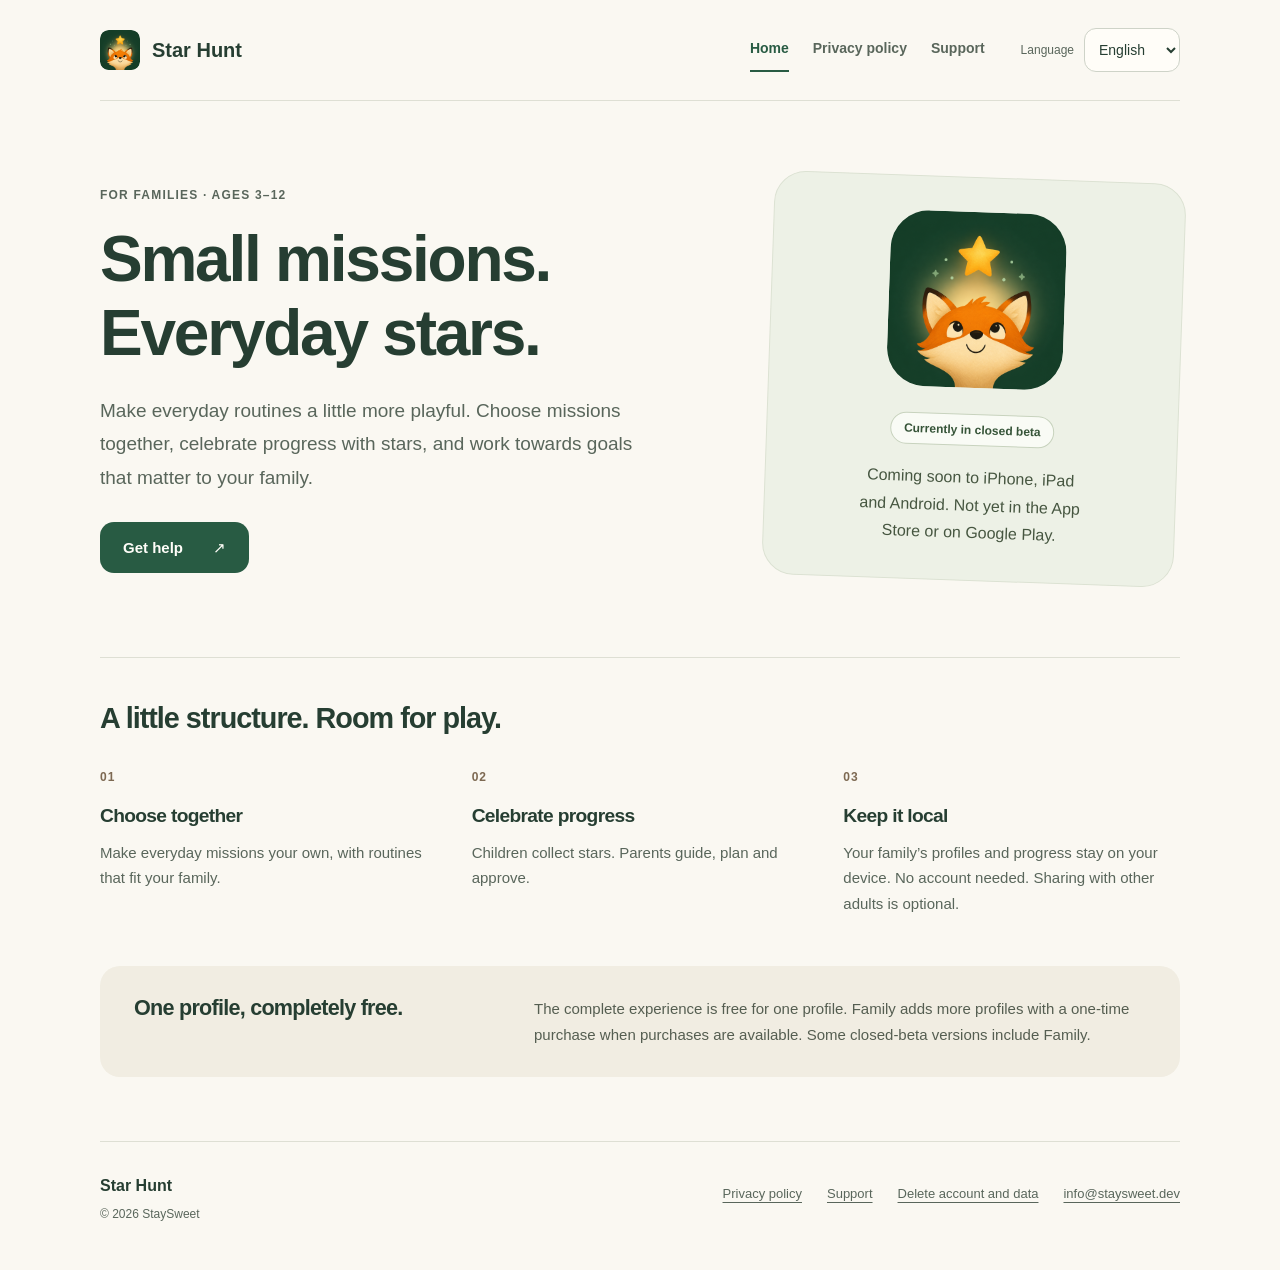
<file: index.html>
<!doctype html>
<html lang="en" data-language-entry="home">
<head>
  <meta charset="utf-8">
  <meta name="viewport" content="width=device-width, initial-scale=1">
  <meta name="color-scheme" content="light">
  <meta name="theme-color" content="#326454">
  <meta name="robots" content="noindex, follow">
  <title>Star Hunt · Stjärnjakten</title>
  <link rel="icon" type="image/png" sizes="1024x1024" href="/assets/app-icon.png">
  <link rel="apple-touch-icon" href="/assets/app-icon.png">
  <link rel="stylesheet" href="/styles.css">
  <script src="/language.js" defer></script>
</head>
<body>
  <main class="language-entry shell">
    <img class="brand-mark" src="/assets/app-icon.png" width="40" height="40" alt="">
    <h1>Star Hunt<br><span lang="sv">Stjärnjakten</span></h1>
    <p>Choose your language. <span lang="sv">Välj språk.</span></p>
    <nav aria-label="Language / Språk"><a class="button" href="/en/" lang="en">English</a><a class="button" href="/sv/" lang="sv">Svenska</a></nav>
  </main>
</body>
</html>
</file>
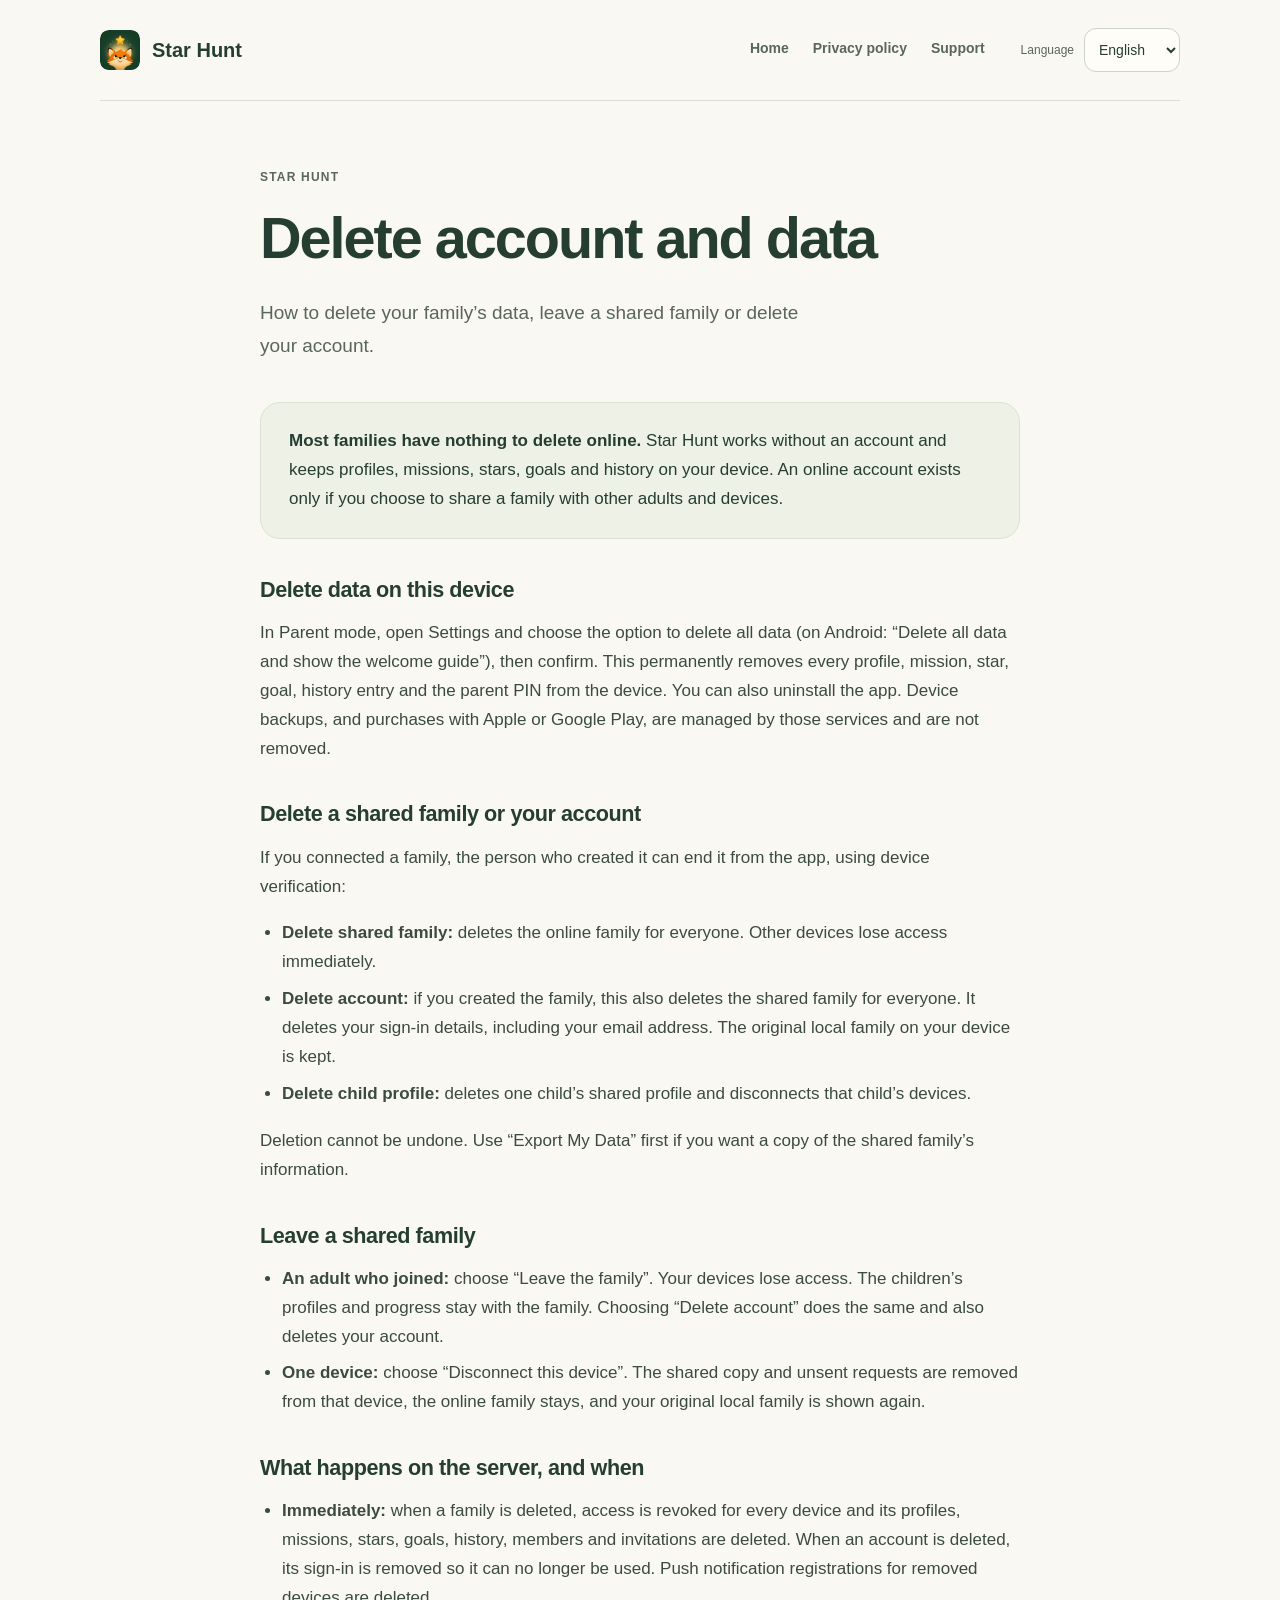
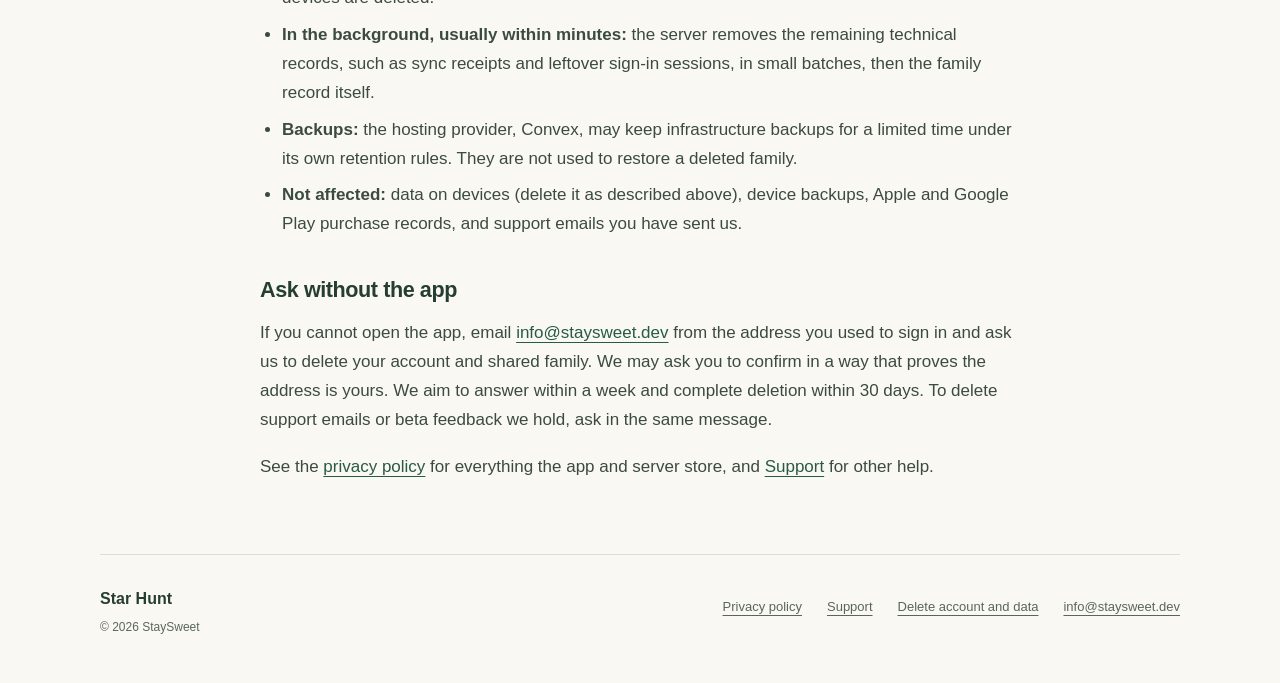
<file: delete-account/index.html>
<!doctype html>
<html lang="en" data-language-entry="delete-account">
<head>
  <meta charset="utf-8">
  <meta name="viewport" content="width=device-width, initial-scale=1">
  <meta name="color-scheme" content="light">
  <meta name="theme-color" content="#326454">
  <meta name="robots" content="noindex, follow">
  <title>Star Hunt · Stjärnjakten</title>
  <link rel="icon" type="image/png" sizes="1024x1024" href="/assets/app-icon.png">
  <link rel="apple-touch-icon" href="/assets/app-icon.png">
  <link rel="stylesheet" href="/styles.css">
  <script src="/language.js" defer></script>
</head>
<body>
  <main class="language-entry shell">
    <img class="brand-mark" src="/assets/app-icon.png" width="40" height="40" alt="">
    <h1>Star Hunt<br><span lang="sv">Stjärnjakten</span></h1>
    <p>Choose your language. <span lang="sv">Välj språk.</span></p>
    <nav aria-label="Language / Språk"><a class="button" href="/en/delete-account/" lang="en">English</a><a class="button" href="/sv/delete-account/" lang="sv">Svenska</a></nav>
  </main>
</body>
</html>
</file>
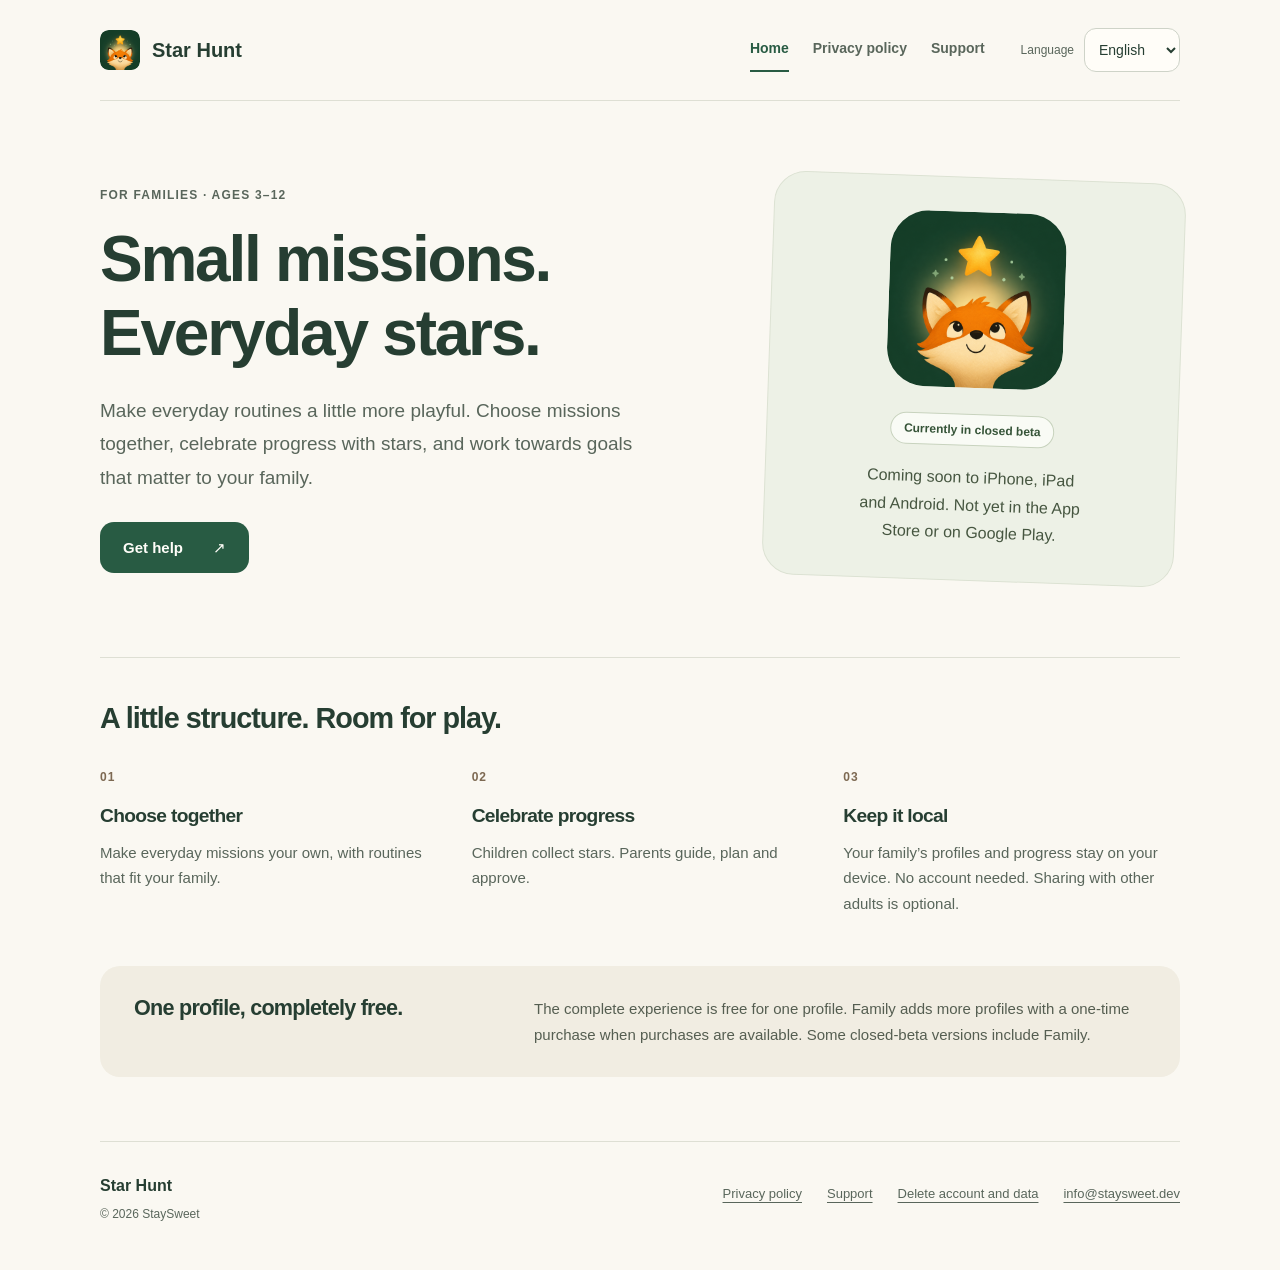
<file: en/index.html>
<!doctype html>
<html lang="en">
<head>
  <meta charset="utf-8">
  <meta name="viewport" content="width=device-width, initial-scale=1">
  <meta name="description" content="Make everyday routines a little more playful. Choose missions together, celebrate progress with stars, and work towards goals that matter to your family.">
  <meta name="color-scheme" content="light">
  <meta name="theme-color" content="#326454">
  <title>Star Hunt</title>
  <link rel="canonical" href="https://starhunt.staysweet.dev/en/">
  <link rel="alternate" hreflang="en" href="https://starhunt.staysweet.dev/en/">
  <link rel="alternate" hreflang="sv" href="https://starhunt.staysweet.dev/sv/">
  <link rel="alternate" hreflang="x-default" href="https://starhunt.staysweet.dev/">
  <meta property="og:type" content="website">
  <meta property="og:site_name" content="Star Hunt">
  <meta property="og:title" content="Star Hunt">
  <meta property="og:description" content="Make everyday routines a little more playful. Choose missions together, celebrate progress with stars, and work towards goals that matter to your family.">
  <meta property="og:url" content="https://starhunt.staysweet.dev/en/">
  <meta property="og:image" content="https://starhunt.staysweet.dev/assets/app-icon.png">
  <meta property="og:locale" content="en_US">
  <meta property="og:locale:alternate" content="sv_SE">
  <meta name="twitter:card" content="summary">
  <meta name="twitter:title" content="Star Hunt">
  <meta name="twitter:description" content="Make everyday routines a little more playful. Choose missions together, celebrate progress with stars, and work towards goals that matter to your family.">
  <meta name="twitter:image" content="https://starhunt.staysweet.dev/assets/app-icon.png">
  <link rel="icon" type="image/png" sizes="1024x1024" href="/assets/app-icon.png">
  <link rel="apple-touch-icon" href="/assets/app-icon.png">
  <link rel="stylesheet" href="/styles.css">
  <script src="/language.js" defer></script>
</head>
<body>
  <a class="skip-link" href="#content">Skip to content</a>
  <header class="site-header shell">
    <a class="brand" href="/en/"><img class="brand-mark" src="/assets/app-icon.png" width="40" height="40" alt="">Star Hunt</a>
    <nav class="main-nav" aria-label="Main navigation"><a href="/en/" aria-current="page">Home</a>
<a href="/en/privacy/">Privacy policy</a>
<a href="/en/support/">Support</a></nav>
    <div class="language-picker" hidden>
      <label for="language">Language</label>
      <select id="language" aria-describedby="language-hint"><option value="/en/" selected>English</option><option value="/sv/">Svenska</option></select>
      <span id="language-hint" class="sr-only">Changing the language opens the matching page.</span>
    </div>
    <noscript><nav class="fallback-languages" aria-label="Language"><a href="/en/" lang="en" hreflang="en">English</a><a href="/sv/" lang="sv" hreflang="sv">Svenska</a></nav></noscript>
  </header>
  <main id="content" class="shell home-page">
    <section class="hero">
      <div class="hero-copy">
        <p class="eyebrow">For families · Ages 3–12</p>
        <h1>Small missions.<br>Everyday stars.</h1>
        <p class="intro">Make everyday routines a little more playful. Choose missions together, celebrate progress with stars, and work towards goals that matter to your family.</p>
        <a class="button" href="/en/support/">Get help <span aria-hidden="true">↗</span></a>
      </div>
      <aside class="welcome-card" aria-label="Currently in closed beta">
        <div class="app-art"><img src="/assets/app-icon.png" width="176" height="176" alt=""></div>
        <span class="status">Currently in closed beta</span>
        <p>Coming soon to iPhone, iPad and Android. Not yet in the App Store or on Google Play.</p>
      </aside>
    </section>
    <section class="features-section" aria-labelledby="features-title">
      <h2 id="features-title">A little structure. Room for play.</h2>
      <div class="features"><section class="feature"><span class="feature-number" aria-hidden="true">01</span><h3>Choose together</h3><p>Make everyday missions your own, with routines that fit your family.</p></section><section class="feature"><span class="feature-number" aria-hidden="true">02</span><h3>Celebrate progress</h3><p>Children collect stars. Parents guide, plan and approve.</p></section><section class="feature"><span class="feature-number" aria-hidden="true">03</span><h3>Keep it local</h3><p>Your family’s profiles and progress stay on your device. No account needed. Sharing with other adults is optional.</p></section></div>
    </section>
    <section class="family-note"><h2>One profile, completely free.</h2><p>The complete experience is free for one profile. Family adds more profiles with a one-time purchase when purchases are available. Some closed-beta versions include Family.</p></section>
  </main>
  <footer class="site-footer shell">
    <div><span class="footer-brand">Star Hunt</span><span class="credit">© 2026 StaySweet</span></div>
    <nav aria-label="Information"><a href="/en/privacy/">Privacy policy</a><a href="/en/support/">Support</a><a href="/en/delete-account/">Delete account and data</a><a href="mailto:info@staysweet.dev">info@staysweet.dev</a></nav>
  </footer>
</body>
</html>
</file>
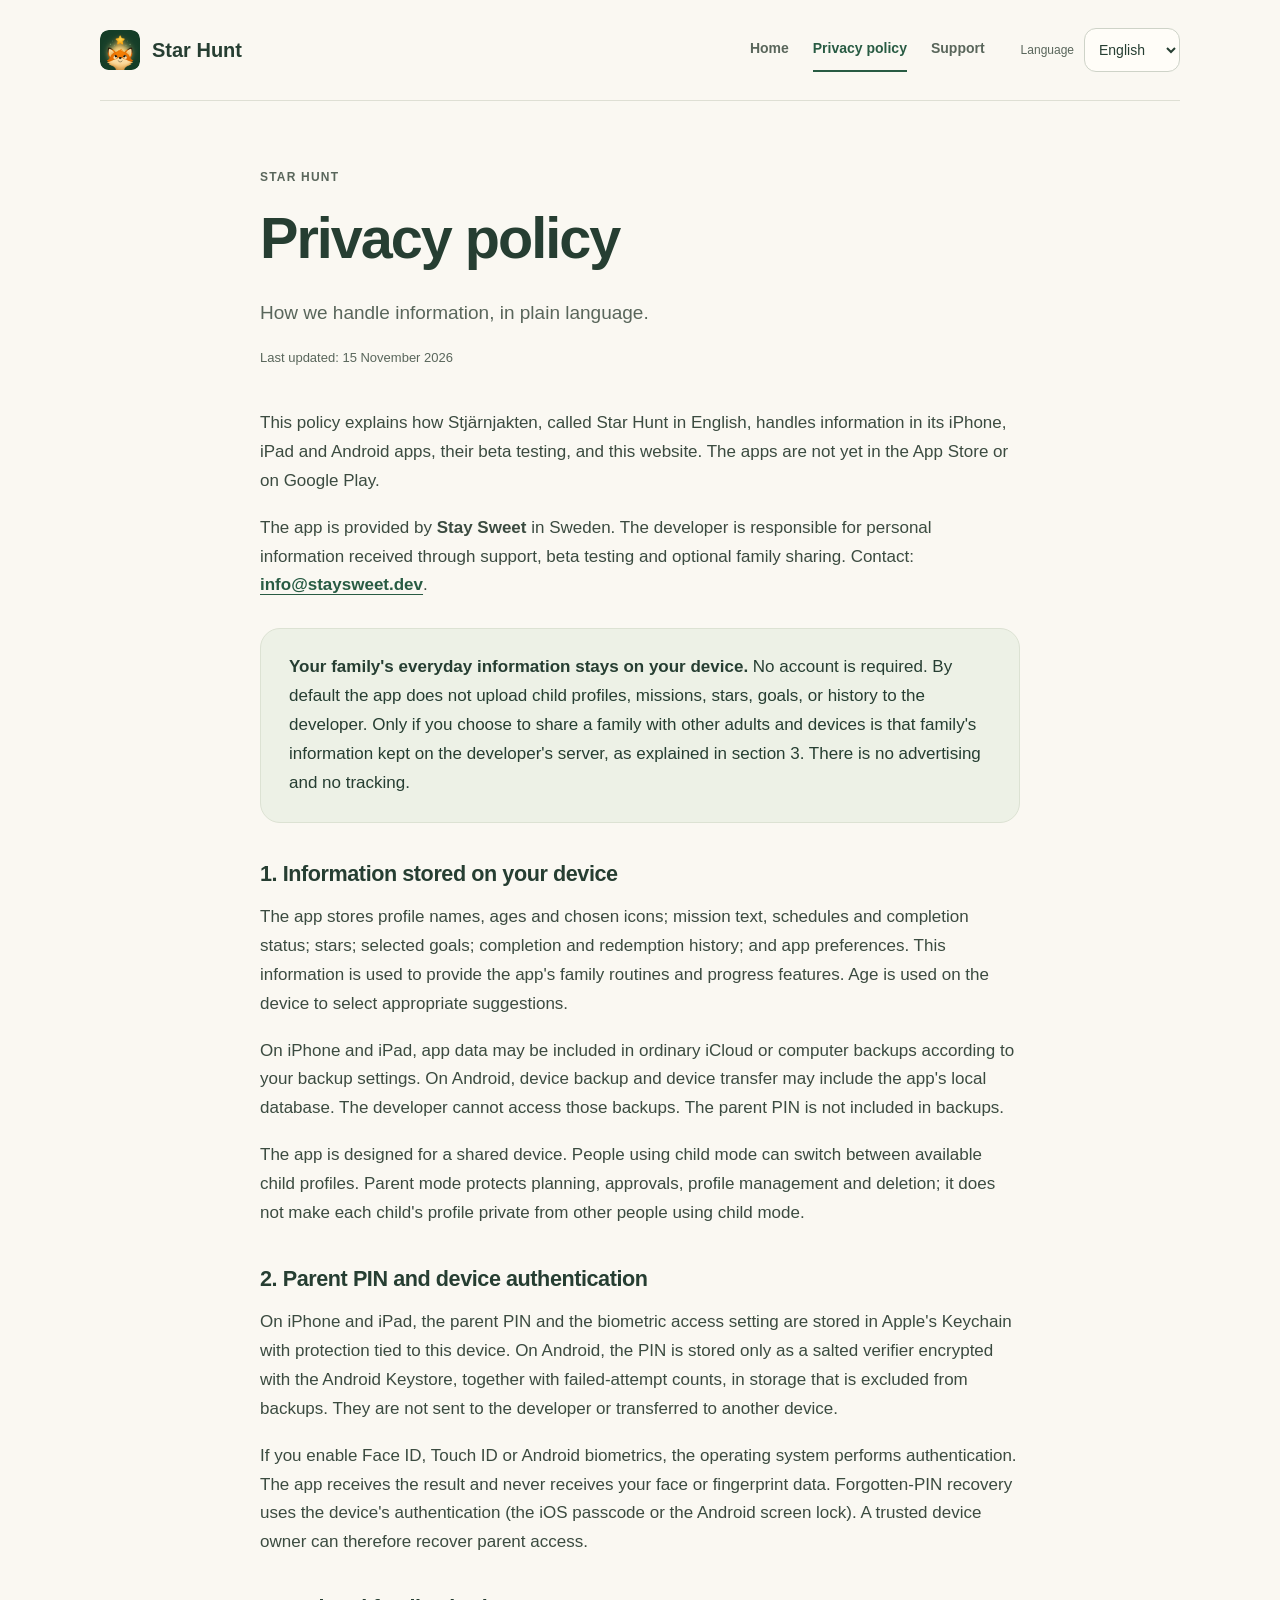
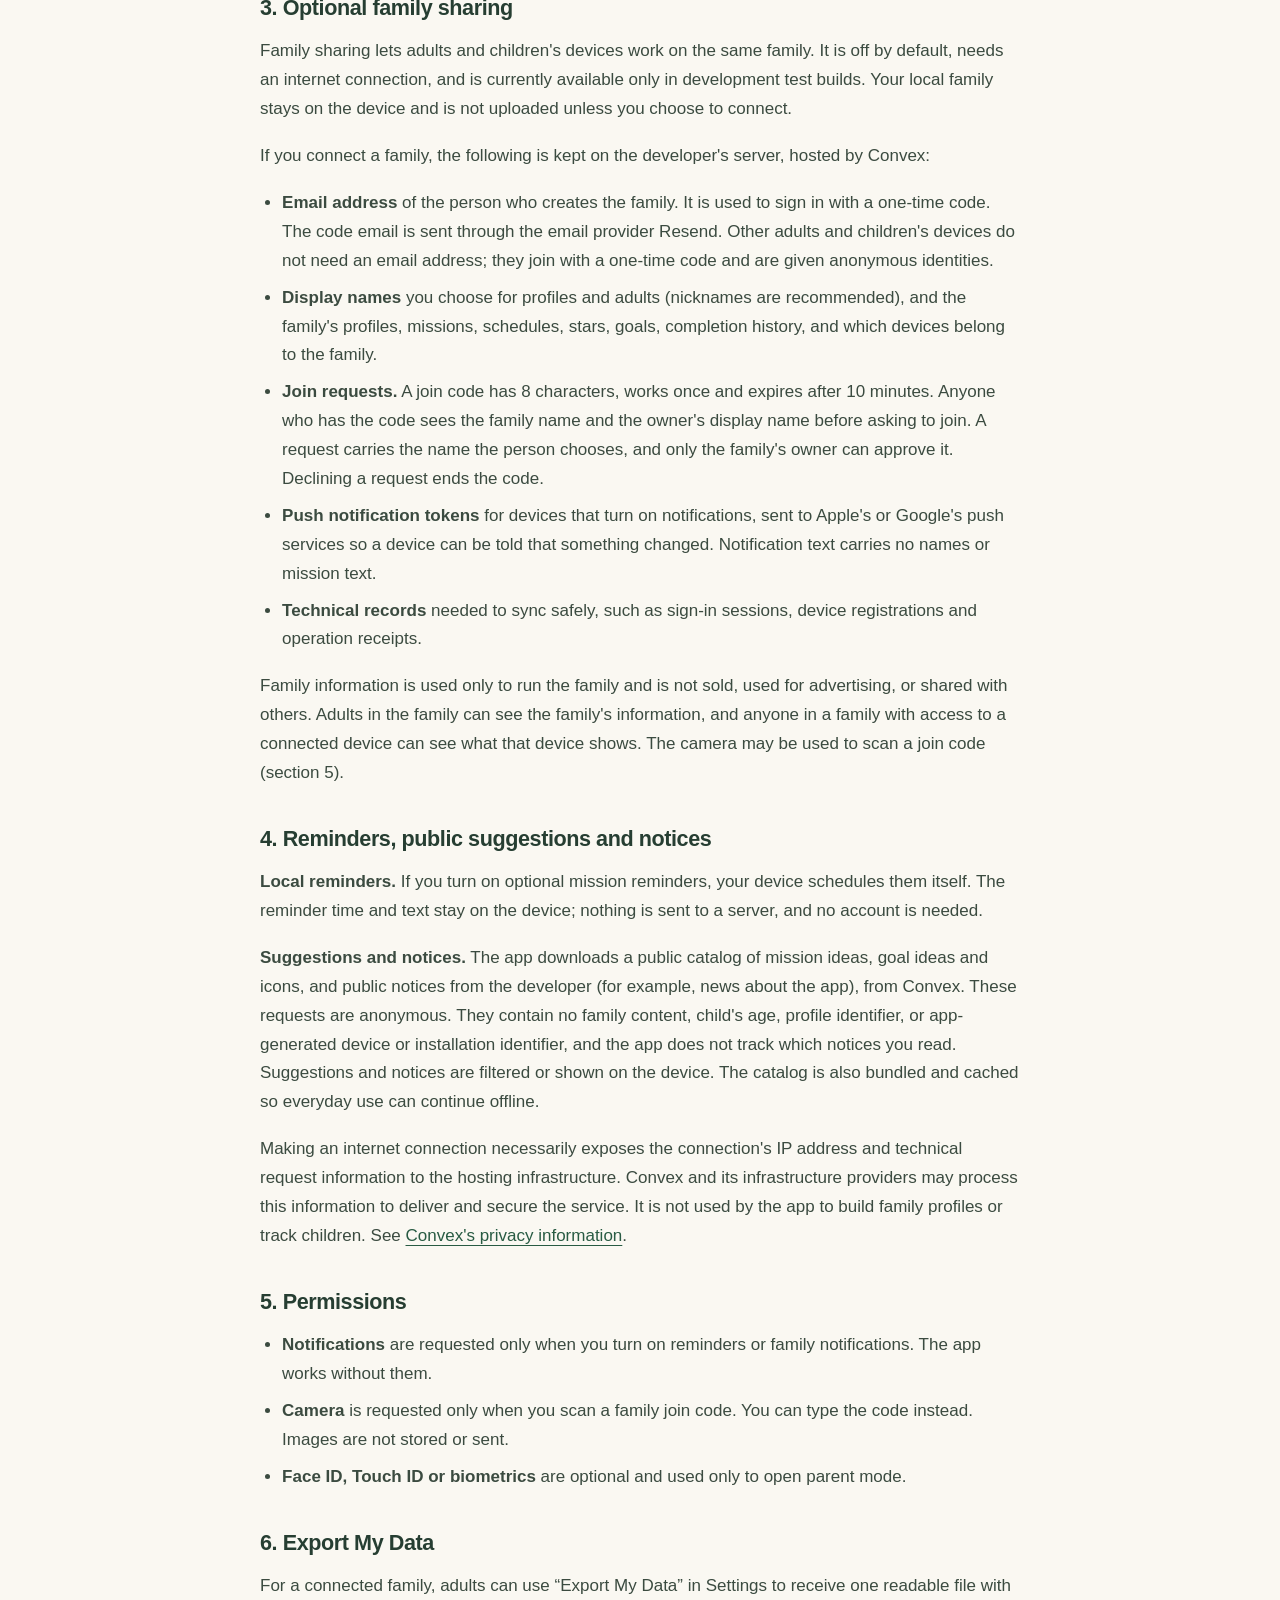
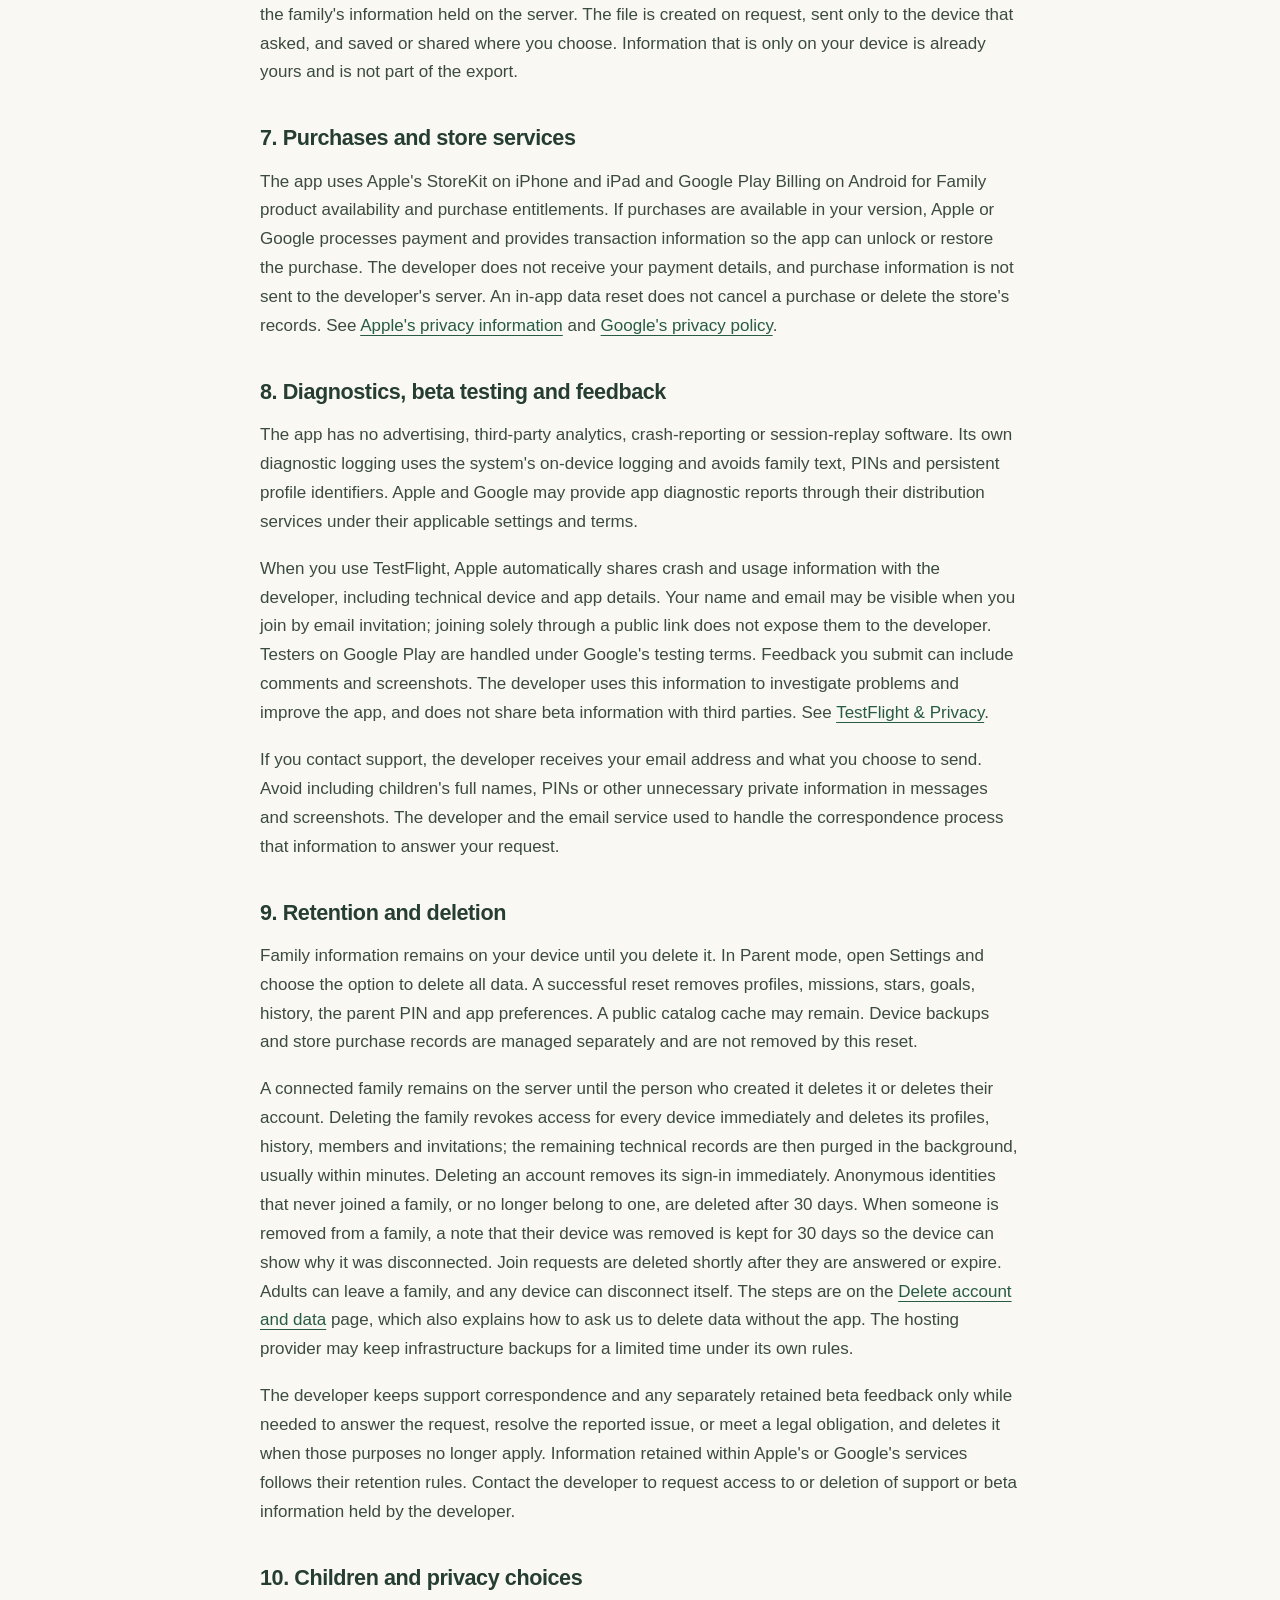
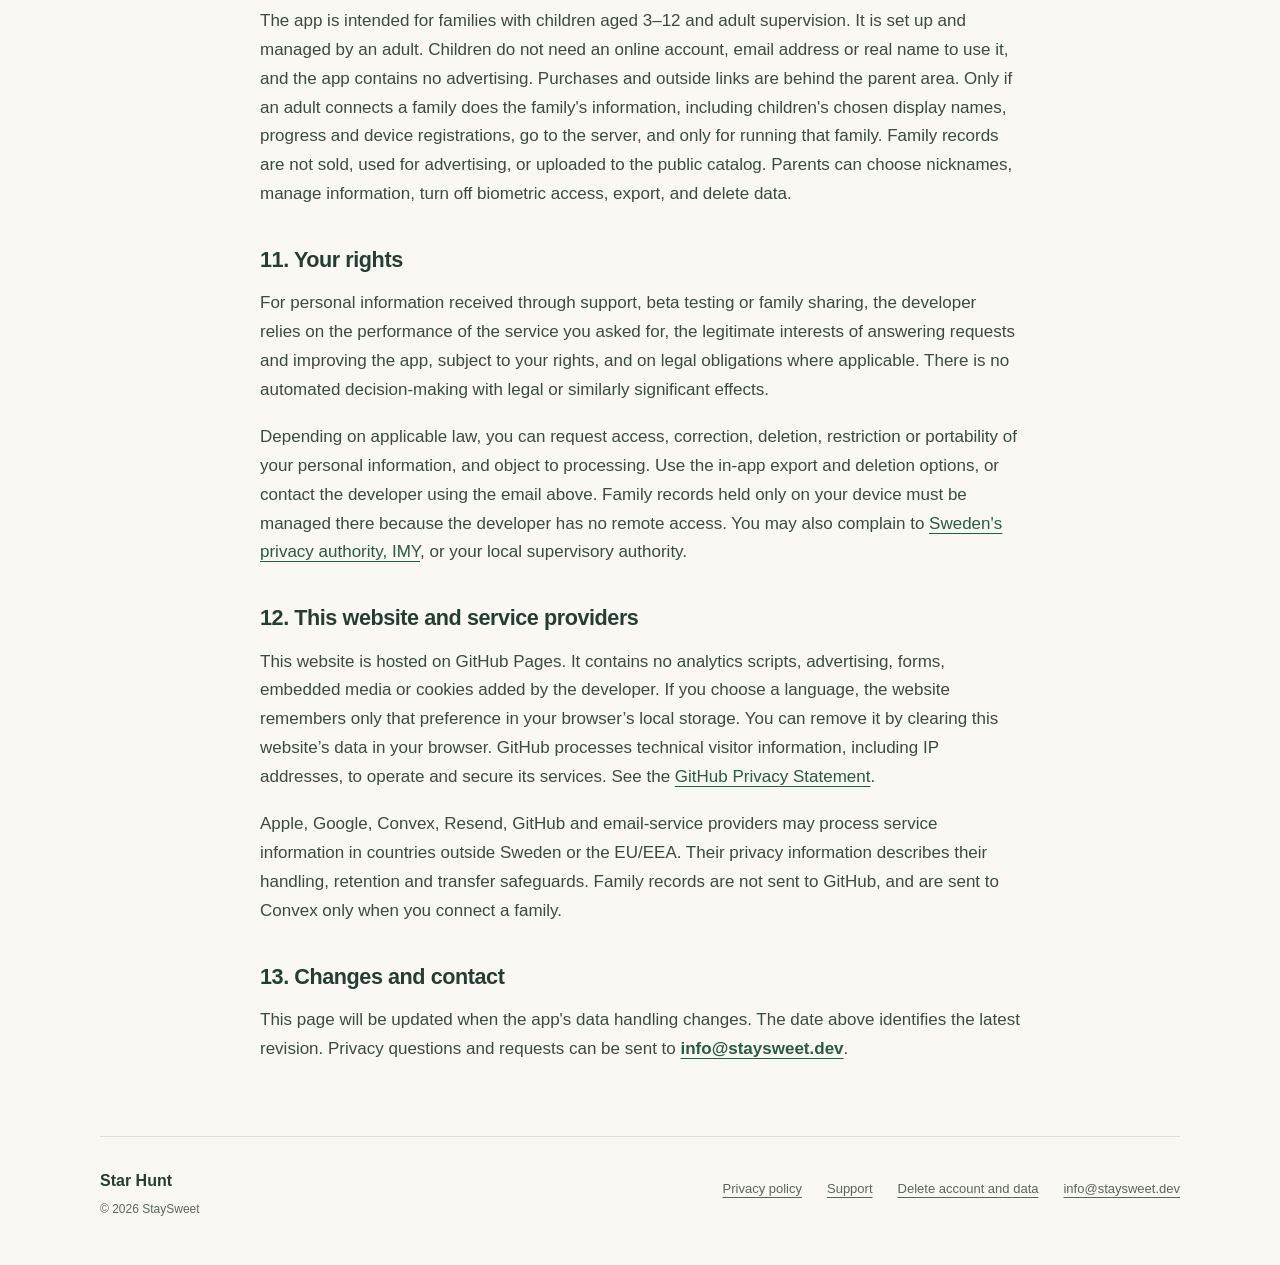
<file: privacy/index.html>
<!doctype html>
<html lang="en" data-language-entry="privacy">
<head>
  <meta charset="utf-8">
  <meta name="viewport" content="width=device-width, initial-scale=1">
  <meta name="color-scheme" content="light">
  <meta name="theme-color" content="#326454">
  <meta name="robots" content="noindex, follow">
  <title>Star Hunt · Stjärnjakten</title>
  <link rel="icon" type="image/png" sizes="1024x1024" href="/assets/app-icon.png">
  <link rel="apple-touch-icon" href="/assets/app-icon.png">
  <link rel="stylesheet" href="/styles.css">
  <script src="/language.js" defer></script>
</head>
<body>
  <main class="language-entry shell">
    <img class="brand-mark" src="/assets/app-icon.png" width="40" height="40" alt="">
    <h1>Star Hunt<br><span lang="sv">Stjärnjakten</span></h1>
    <p>Choose your language. <span lang="sv">Välj språk.</span></p>
    <nav aria-label="Language / Språk"><a class="button" href="/en/privacy/" lang="en">English</a><a class="button" href="/sv/privacy/" lang="sv">Svenska</a></nav>
  </main>
</body>
</html>
</file>
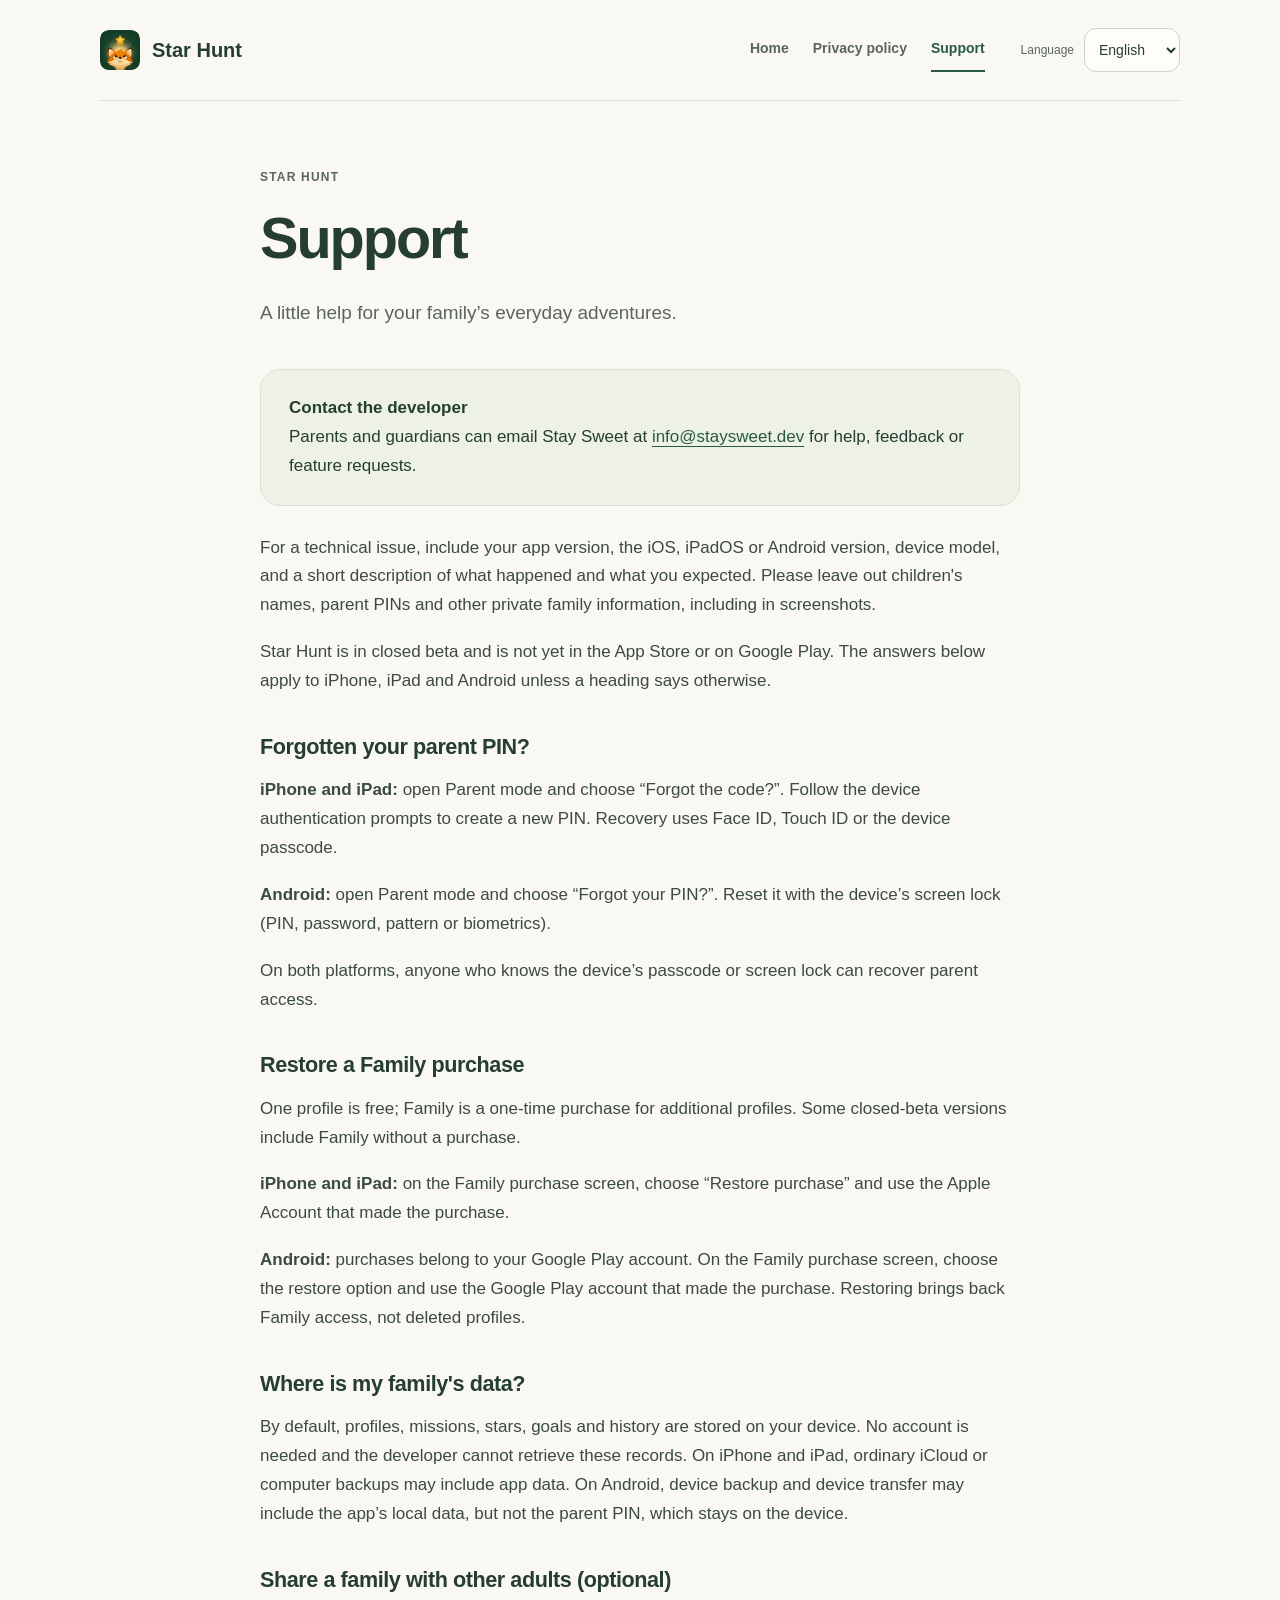
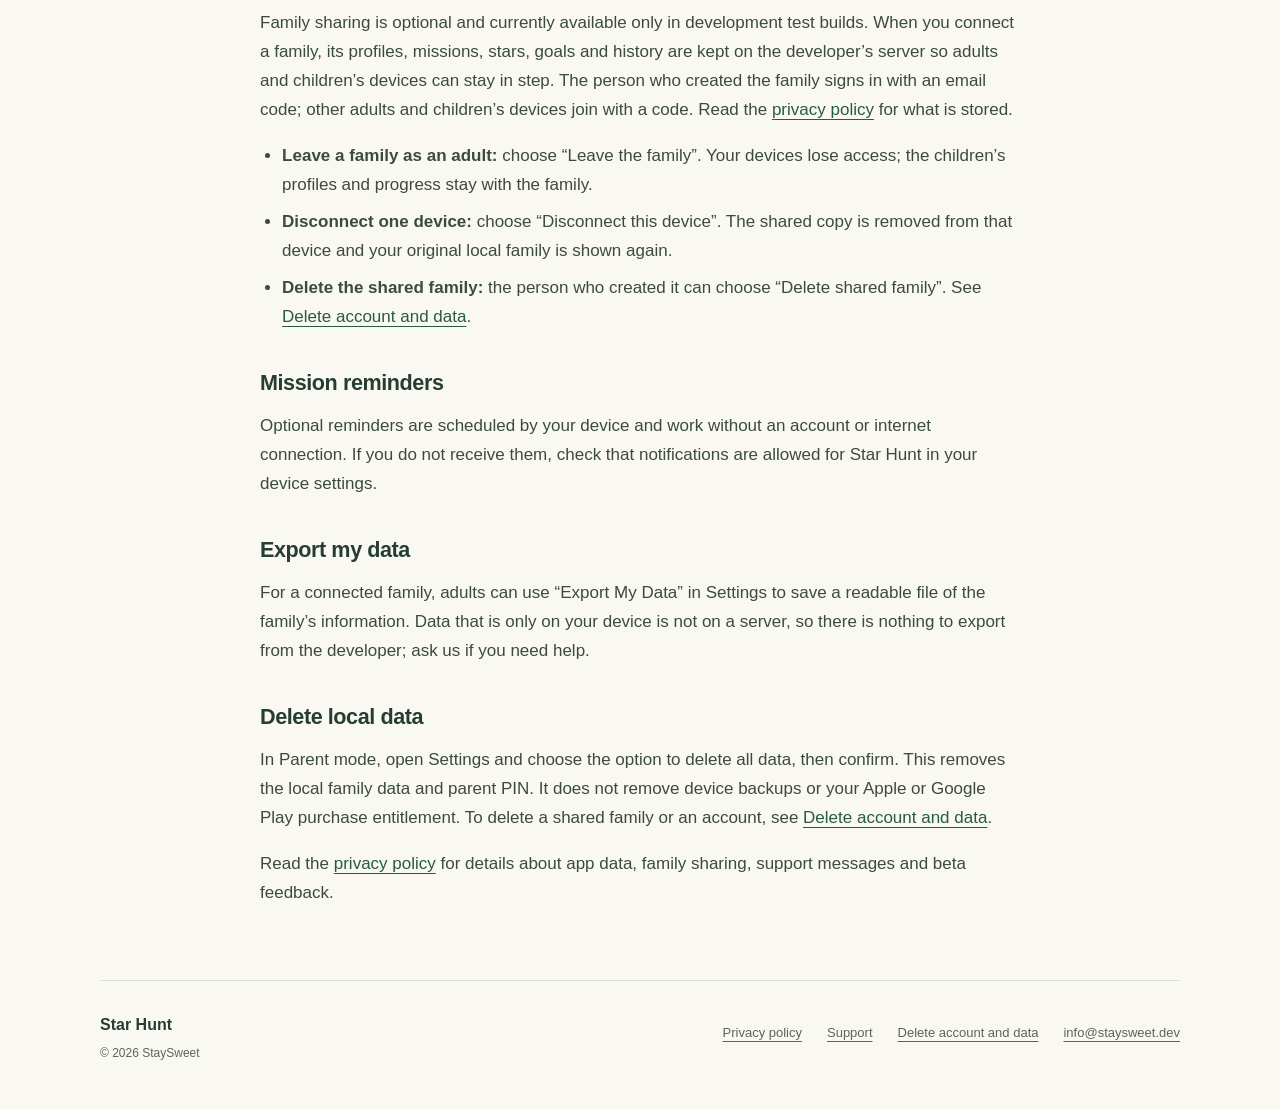
<file: support/index.html>
<!doctype html>
<html lang="en" data-language-entry="support">
<head>
  <meta charset="utf-8">
  <meta name="viewport" content="width=device-width, initial-scale=1">
  <meta name="color-scheme" content="light">
  <meta name="theme-color" content="#326454">
  <meta name="robots" content="noindex, follow">
  <title>Star Hunt · Stjärnjakten</title>
  <link rel="icon" type="image/png" sizes="1024x1024" href="/assets/app-icon.png">
  <link rel="apple-touch-icon" href="/assets/app-icon.png">
  <link rel="stylesheet" href="/styles.css">
  <script src="/language.js" defer></script>
</head>
<body>
  <main class="language-entry shell">
    <img class="brand-mark" src="/assets/app-icon.png" width="40" height="40" alt="">
    <h1>Star Hunt<br><span lang="sv">Stjärnjakten</span></h1>
    <p>Choose your language. <span lang="sv">Välj språk.</span></p>
    <nav aria-label="Language / Språk"><a class="button" href="/en/support/" lang="en">English</a><a class="button" href="/sv/support/" lang="sv">Svenska</a></nav>
  </main>
</body>
</html>
</file>
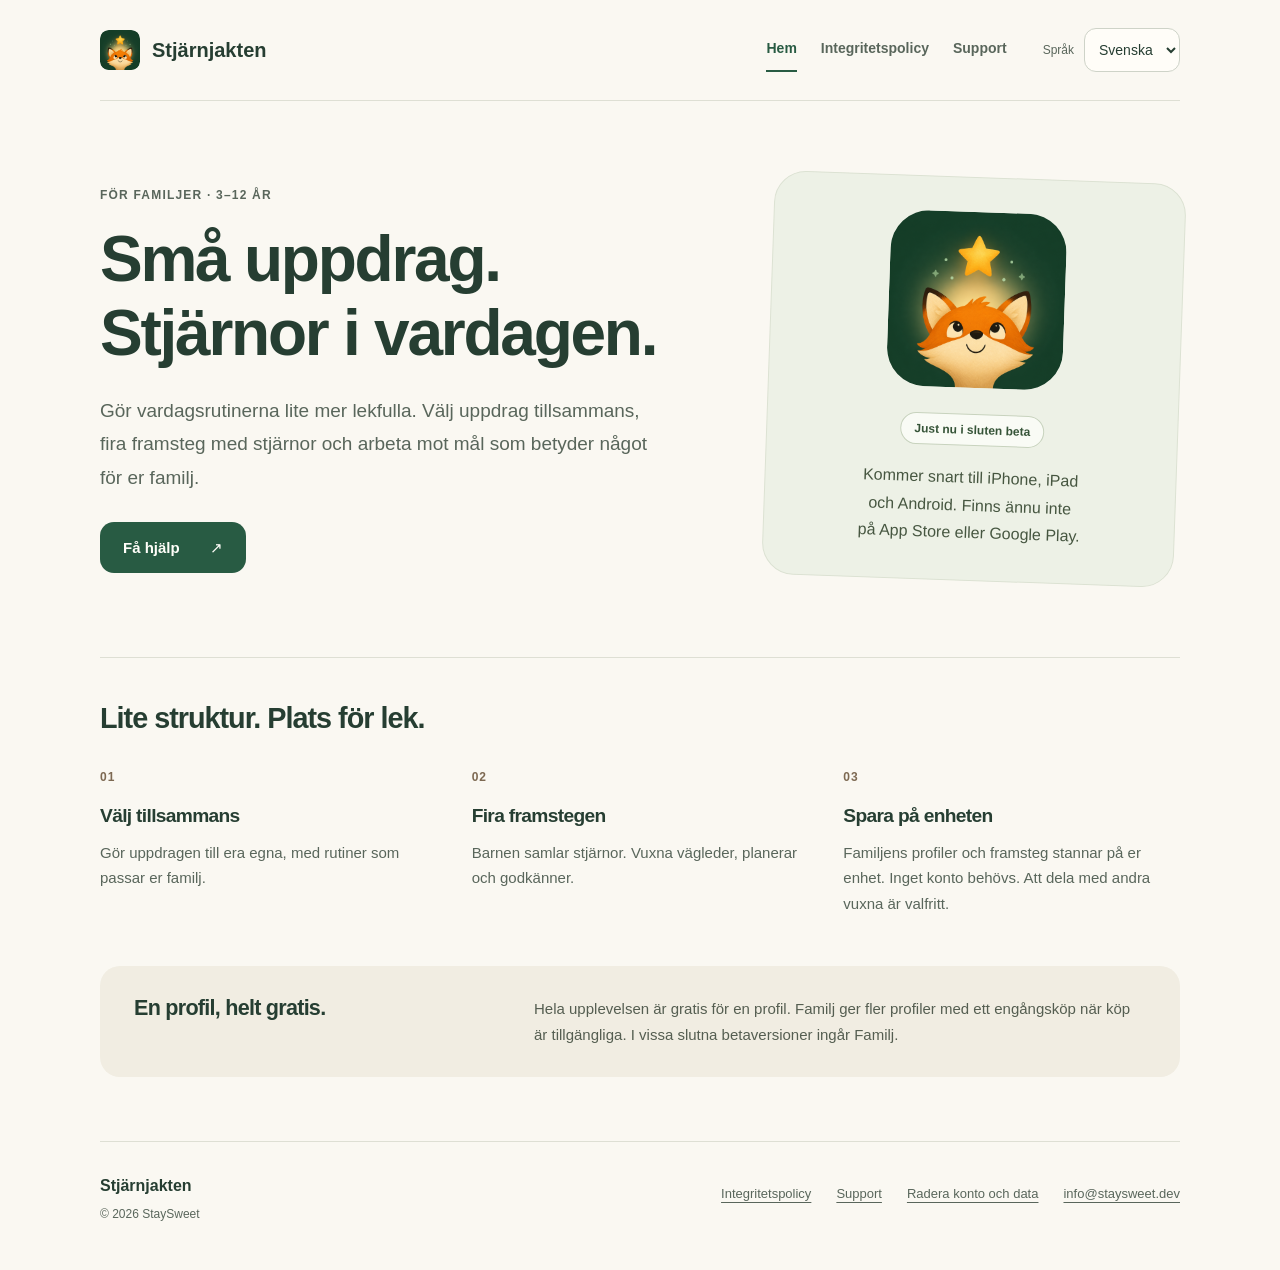
<file: sv/index.html>
<!doctype html>
<html lang="sv">
<head>
  <meta charset="utf-8">
  <meta name="viewport" content="width=device-width, initial-scale=1">
  <meta name="description" content="Gör vardagsrutinerna lite mer lekfulla. Välj uppdrag tillsammans, fira framsteg med stjärnor och arbeta mot mål som betyder något för er familj.">
  <meta name="color-scheme" content="light">
  <meta name="theme-color" content="#326454">
  <title>Stjärnjakten</title>
  <link rel="canonical" href="https://starhunt.staysweet.dev/sv/">
  <link rel="alternate" hreflang="en" href="https://starhunt.staysweet.dev/en/">
  <link rel="alternate" hreflang="sv" href="https://starhunt.staysweet.dev/sv/">
  <link rel="alternate" hreflang="x-default" href="https://starhunt.staysweet.dev/">
  <meta property="og:type" content="website">
  <meta property="og:site_name" content="Stjärnjakten">
  <meta property="og:title" content="Stjärnjakten">
  <meta property="og:description" content="Gör vardagsrutinerna lite mer lekfulla. Välj uppdrag tillsammans, fira framsteg med stjärnor och arbeta mot mål som betyder något för er familj.">
  <meta property="og:url" content="https://starhunt.staysweet.dev/sv/">
  <meta property="og:image" content="https://starhunt.staysweet.dev/assets/app-icon.png">
  <meta property="og:locale" content="sv_SE">
  <meta property="og:locale:alternate" content="en_US">
  <meta name="twitter:card" content="summary">
  <meta name="twitter:title" content="Stjärnjakten">
  <meta name="twitter:description" content="Gör vardagsrutinerna lite mer lekfulla. Välj uppdrag tillsammans, fira framsteg med stjärnor och arbeta mot mål som betyder något för er familj.">
  <meta name="twitter:image" content="https://starhunt.staysweet.dev/assets/app-icon.png">
  <link rel="icon" type="image/png" sizes="1024x1024" href="/assets/app-icon.png">
  <link rel="apple-touch-icon" href="/assets/app-icon.png">
  <link rel="stylesheet" href="/styles.css">
  <script src="/language.js" defer></script>
</head>
<body>
  <a class="skip-link" href="#content">Till innehållet</a>
  <header class="site-header shell">
    <a class="brand" href="/sv/"><img class="brand-mark" src="/assets/app-icon.png" width="40" height="40" alt="">Stjärnjakten</a>
    <nav class="main-nav" aria-label="Huvudmeny"><a href="/sv/" aria-current="page">Hem</a>
<a href="/sv/privacy/">Integritetspolicy</a>
<a href="/sv/support/">Support</a></nav>
    <div class="language-picker" hidden>
      <label for="language">Språk</label>
      <select id="language" aria-describedby="language-hint"><option value="/en/">English</option><option value="/sv/" selected>Svenska</option></select>
      <span id="language-hint" class="sr-only">När du byter språk öppnas motsvarande sida.</span>
    </div>
    <noscript><nav class="fallback-languages" aria-label="Språk"><a href="/en/" lang="en" hreflang="en">English</a><a href="/sv/" lang="sv" hreflang="sv">Svenska</a></nav></noscript>
  </header>
  <main id="content" class="shell home-page">
    <section class="hero">
      <div class="hero-copy">
        <p class="eyebrow">För familjer · 3–12 år</p>
        <h1>Små uppdrag.<br>Stjärnor i vardagen.</h1>
        <p class="intro">Gör vardagsrutinerna lite mer lekfulla. Välj uppdrag tillsammans, fira framsteg med stjärnor och arbeta mot mål som betyder något för er familj.</p>
        <a class="button" href="/sv/support/">Få hjälp <span aria-hidden="true">↗</span></a>
      </div>
      <aside class="welcome-card" aria-label="Just nu i sluten beta">
        <div class="app-art"><img src="/assets/app-icon.png" width="176" height="176" alt=""></div>
        <span class="status">Just nu i sluten beta</span>
        <p>Kommer snart till iPhone, iPad och Android. Finns ännu inte på App Store eller Google Play.</p>
      </aside>
    </section>
    <section class="features-section" aria-labelledby="features-title">
      <h2 id="features-title">Lite struktur. Plats för lek.</h2>
      <div class="features"><section class="feature"><span class="feature-number" aria-hidden="true">01</span><h3>Välj tillsammans</h3><p>Gör uppdragen till era egna, med rutiner som passar er familj.</p></section><section class="feature"><span class="feature-number" aria-hidden="true">02</span><h3>Fira framstegen</h3><p>Barnen samlar stjärnor. Vuxna vägleder, planerar och godkänner.</p></section><section class="feature"><span class="feature-number" aria-hidden="true">03</span><h3>Spara på enheten</h3><p>Familjens profiler och framsteg stannar på er enhet. Inget konto behövs. Att dela med andra vuxna är valfritt.</p></section></div>
    </section>
    <section class="family-note"><h2>En profil, helt gratis.</h2><p>Hela upplevelsen är gratis för en profil. Familj ger fler profiler med ett engångsköp när köp är tillgängliga. I vissa slutna betaversioner ingår Familj.</p></section>
  </main>
  <footer class="site-footer shell">
    <div><span class="footer-brand">Stjärnjakten</span><span class="credit">© 2026 StaySweet</span></div>
    <nav aria-label="Information"><a href="/sv/privacy/">Integritetspolicy</a><a href="/sv/support/">Support</a><a href="/sv/delete-account/">Radera konto och data</a><a href="mailto:info@staysweet.dev">info@staysweet.dev</a></nav>
  </footer>
</body>
</html>
</file>
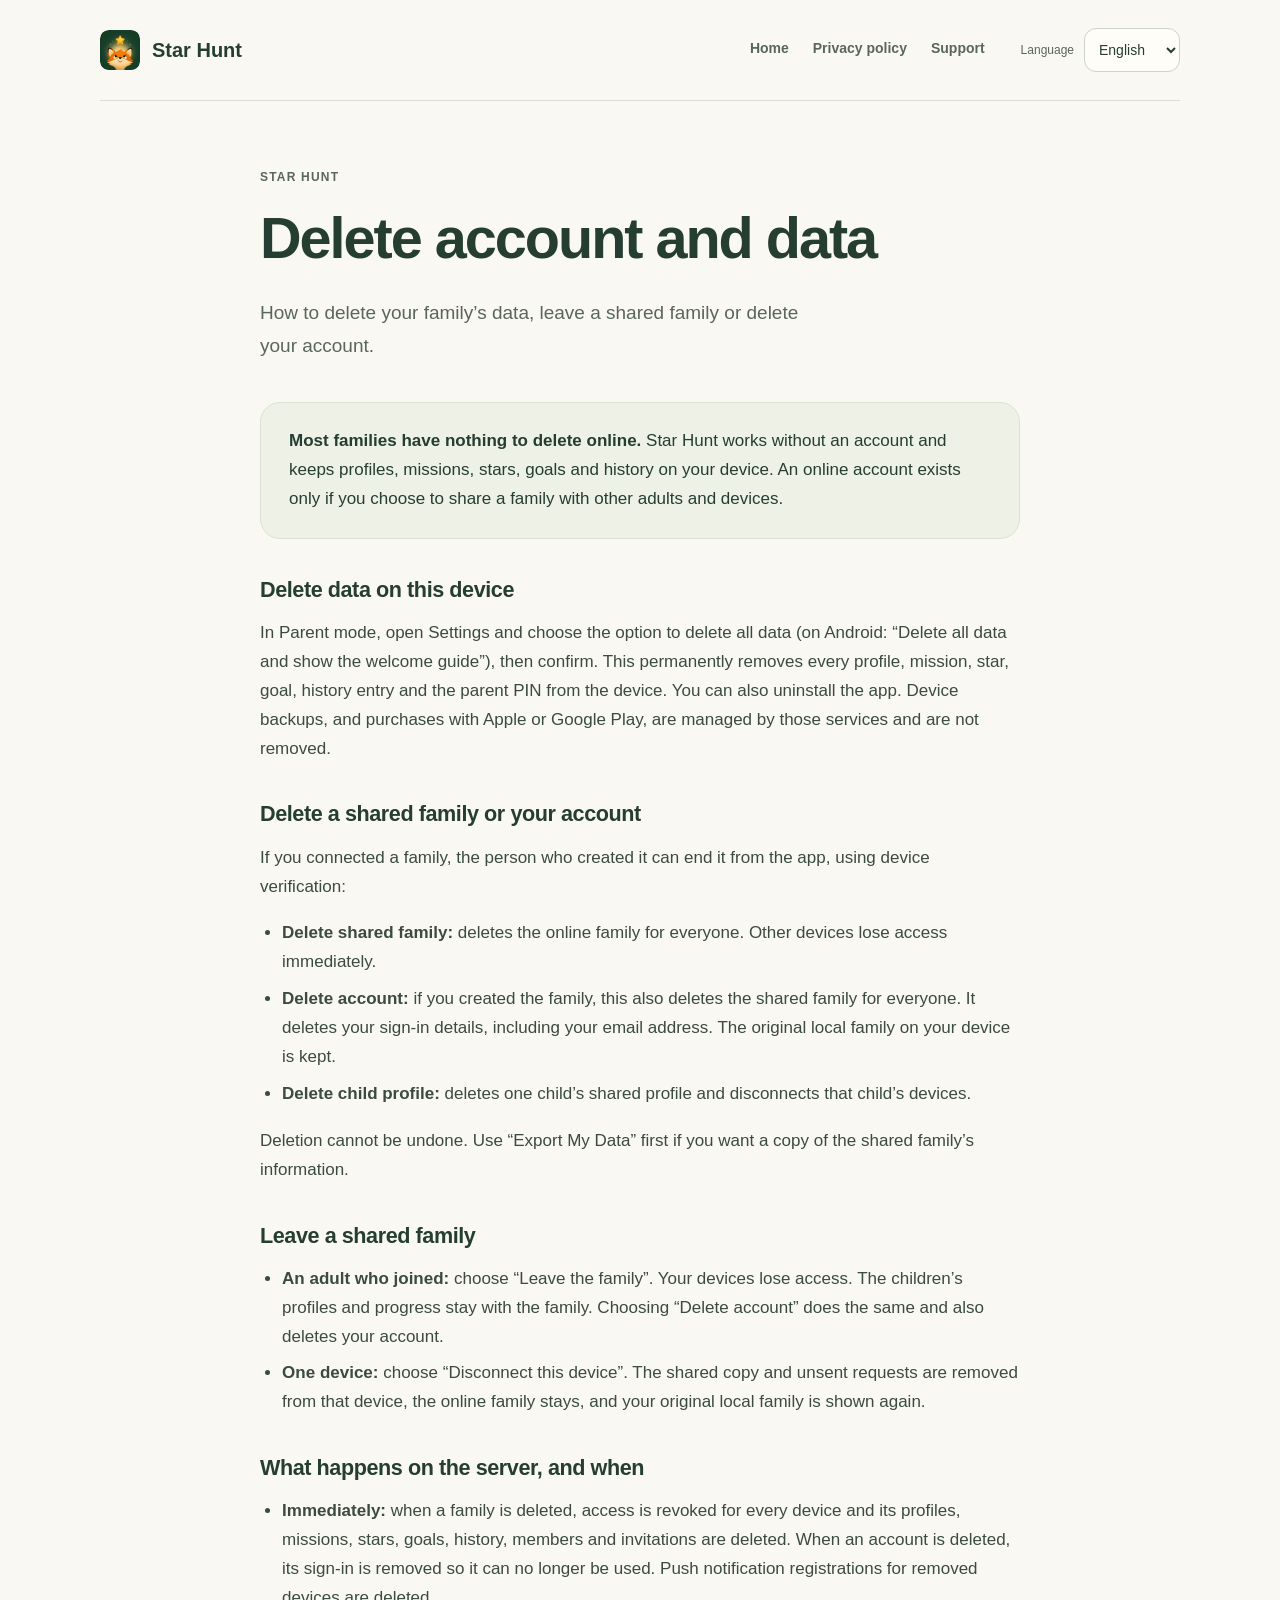
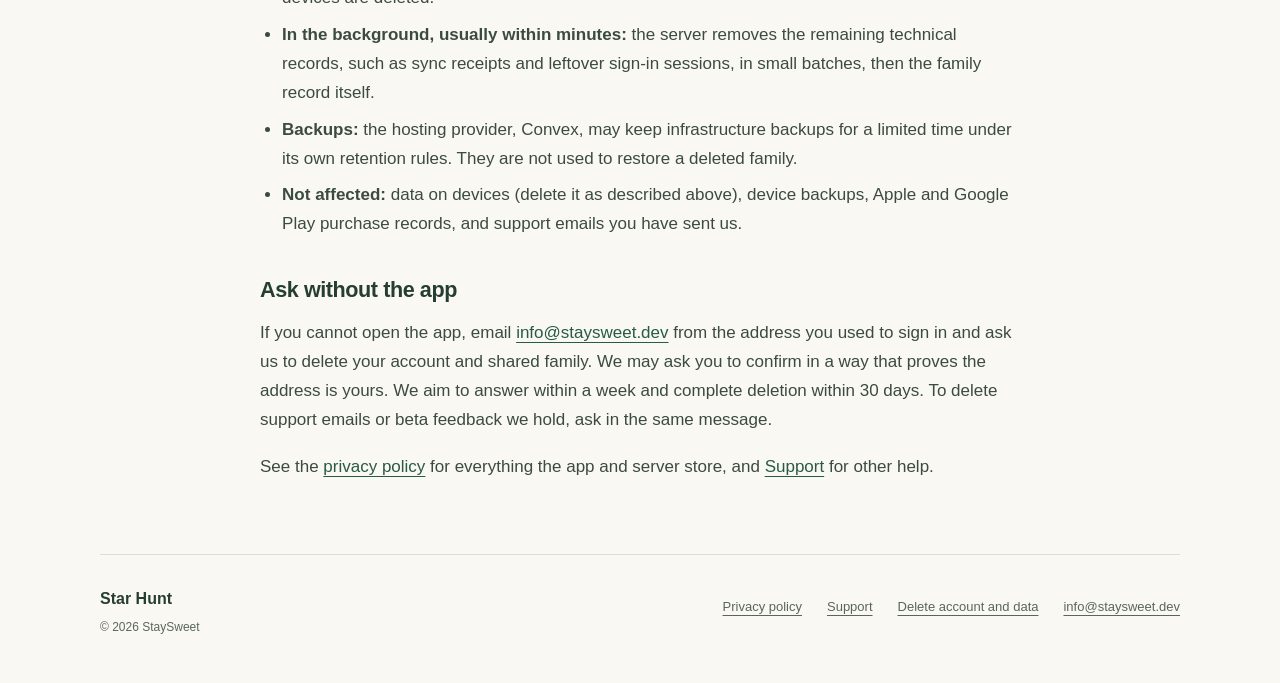
<file: en/delete-account/index.html>
<!doctype html>
<html lang="en">
<head>
  <meta charset="utf-8">
  <meta name="viewport" content="width=device-width, initial-scale=1">
  <meta name="description" content="How to delete your family’s data, leave a shared family or delete your account.">
  <meta name="color-scheme" content="light">
  <meta name="theme-color" content="#326454">
  <title>Delete account and data · Star Hunt</title>
  <link rel="canonical" href="https://starhunt.staysweet.dev/en/delete-account/">
  <link rel="alternate" hreflang="en" href="https://starhunt.staysweet.dev/en/delete-account/">
  <link rel="alternate" hreflang="sv" href="https://starhunt.staysweet.dev/sv/delete-account/">
  <link rel="alternate" hreflang="x-default" href="https://starhunt.staysweet.dev/delete-account/">
  <meta property="og:type" content="website">
  <meta property="og:site_name" content="Star Hunt">
  <meta property="og:title" content="Delete account and data · Star Hunt">
  <meta property="og:description" content="How to delete your family’s data, leave a shared family or delete your account.">
  <meta property="og:url" content="https://starhunt.staysweet.dev/en/delete-account/">
  <meta property="og:image" content="https://starhunt.staysweet.dev/assets/app-icon.png">
  <meta property="og:locale" content="en_US">
  <meta property="og:locale:alternate" content="sv_SE">
  <meta name="twitter:card" content="summary">
  <meta name="twitter:title" content="Delete account and data · Star Hunt">
  <meta name="twitter:description" content="How to delete your family’s data, leave a shared family or delete your account.">
  <meta name="twitter:image" content="https://starhunt.staysweet.dev/assets/app-icon.png">
  <link rel="icon" type="image/png" sizes="1024x1024" href="/assets/app-icon.png">
  <link rel="apple-touch-icon" href="/assets/app-icon.png">
  <link rel="stylesheet" href="/styles.css">
  <script src="/language.js" defer></script>
</head>
<body>
  <a class="skip-link" href="#content">Skip to content</a>
  <header class="site-header shell">
    <a class="brand" href="/en/"><img class="brand-mark" src="/assets/app-icon.png" width="40" height="40" alt="">Star Hunt</a>
    <nav class="main-nav" aria-label="Main navigation"><a href="/en/">Home</a>
<a href="/en/privacy/">Privacy policy</a>
<a href="/en/support/">Support</a></nav>
    <div class="language-picker" hidden>
      <label for="language">Language</label>
      <select id="language" aria-describedby="language-hint"><option value="/en/delete-account/" selected>English</option><option value="/sv/delete-account/">Svenska</option></select>
      <span id="language-hint" class="sr-only">Changing the language opens the matching page.</span>
    </div>
    <noscript><nav class="fallback-languages" aria-label="Language"><a href="/en/delete-account/" lang="en" hreflang="en">English</a><a href="/sv/delete-account/" lang="sv" hreflang="sv">Svenska</a></nav></noscript>
  </header>
  <main id="content" class="shell support-page">
    <header class="page-heading"><p class="eyebrow">Star Hunt</p><h1>Delete account and data</h1><p class="intro">How to delete your family’s data, leave a shared family or delete your account.</p></header>
    <article class="prose">
    <div class="summary"><strong>Most families have nothing to delete online.</strong> Star Hunt works without an account and keeps profiles, missions, stars, goals and history on your device. An online account exists only if you choose to share a family with other adults and devices.</div>

    <h2>Delete data on this device</h2>
    <p>In Parent mode, open Settings and choose the option to delete all data (on Android: “Delete all data and show the welcome guide”), then confirm. This permanently removes every profile, mission, star, goal, history entry and the parent PIN from the device. You can also uninstall the app. Device backups, and purchases with Apple or Google Play, are managed by those services and are not removed.</p>

    <h2>Delete a shared family or your account</h2>
    <p>If you connected a family, the person who created it can end it from the app, using device verification:</p>
    <ul>
      <li><strong>Delete shared family:</strong> deletes the online family for everyone. Other devices lose access immediately.</li>
      <li><strong>Delete account:</strong> if you created the family, this also deletes the shared family for everyone. It deletes your sign-in details, including your email address. The original local family on your device is kept.</li>
      <li><strong>Delete child profile:</strong> deletes one child’s shared profile and disconnects that child’s devices.</li>
    </ul>
    <p>Deletion cannot be undone. Use “Export My Data” first if you want a copy of the shared family’s information.</p>

    <h2>Leave a shared family</h2>
    <ul>
      <li><strong>An adult who joined:</strong> choose “Leave the family”. Your devices lose access. The children’s profiles and progress stay with the family. Choosing “Delete account” does the same and also deletes your account.</li>
      <li><strong>One device:</strong> choose “Disconnect this device”. The shared copy and unsent requests are removed from that device, the online family stays, and your original local family is shown again.</li>
    </ul>

    <h2>What happens on the server, and when</h2>
    <ul>
      <li><strong>Immediately:</strong> when a family is deleted, access is revoked for every device and its profiles, missions, stars, goals, history, members and invitations are deleted. When an account is deleted, its sign-in is removed so it can no longer be used. Push notification registrations for removed devices are deleted.</li>
      <li><strong>In the background, usually within minutes:</strong> the server removes the remaining technical records, such as sync receipts and leftover sign-in sessions, in small batches, then the family record itself.</li>
      <li><strong>Backups:</strong> the hosting provider, Convex, may keep infrastructure backups for a limited time under its own retention rules. They are not used to restore a deleted family.</li>
      <li><strong>Not affected:</strong> data on devices (delete it as described above), device backups, Apple and Google Play purchase records, and support emails you have sent us.</li>
    </ul>

    <h2>Ask without the app</h2>
    <p>If you cannot open the app, email <a href="mailto:info@staysweet.dev">info@staysweet.dev</a> from the address you used to sign in and ask us to delete your account and shared family. We may ask you to confirm in a way that proves the address is yours. We aim to answer within a week and complete deletion within 30 days. To delete support emails or beta feedback we hold, ask in the same message.</p>
    <p>See the <a href="/en/privacy/">privacy policy</a> for everything the app and server store, and <a href="/en/support/">Support</a> for other help.</p>
    </article>
  </main>
  <footer class="site-footer shell">
    <div><span class="footer-brand">Star Hunt</span><span class="credit">© 2026 StaySweet</span></div>
    <nav aria-label="Information"><a href="/en/privacy/">Privacy policy</a><a href="/en/support/">Support</a><a href="/en/delete-account/">Delete account and data</a><a href="mailto:info@staysweet.dev">info@staysweet.dev</a></nav>
  </footer>
</body>
</html>
</file>
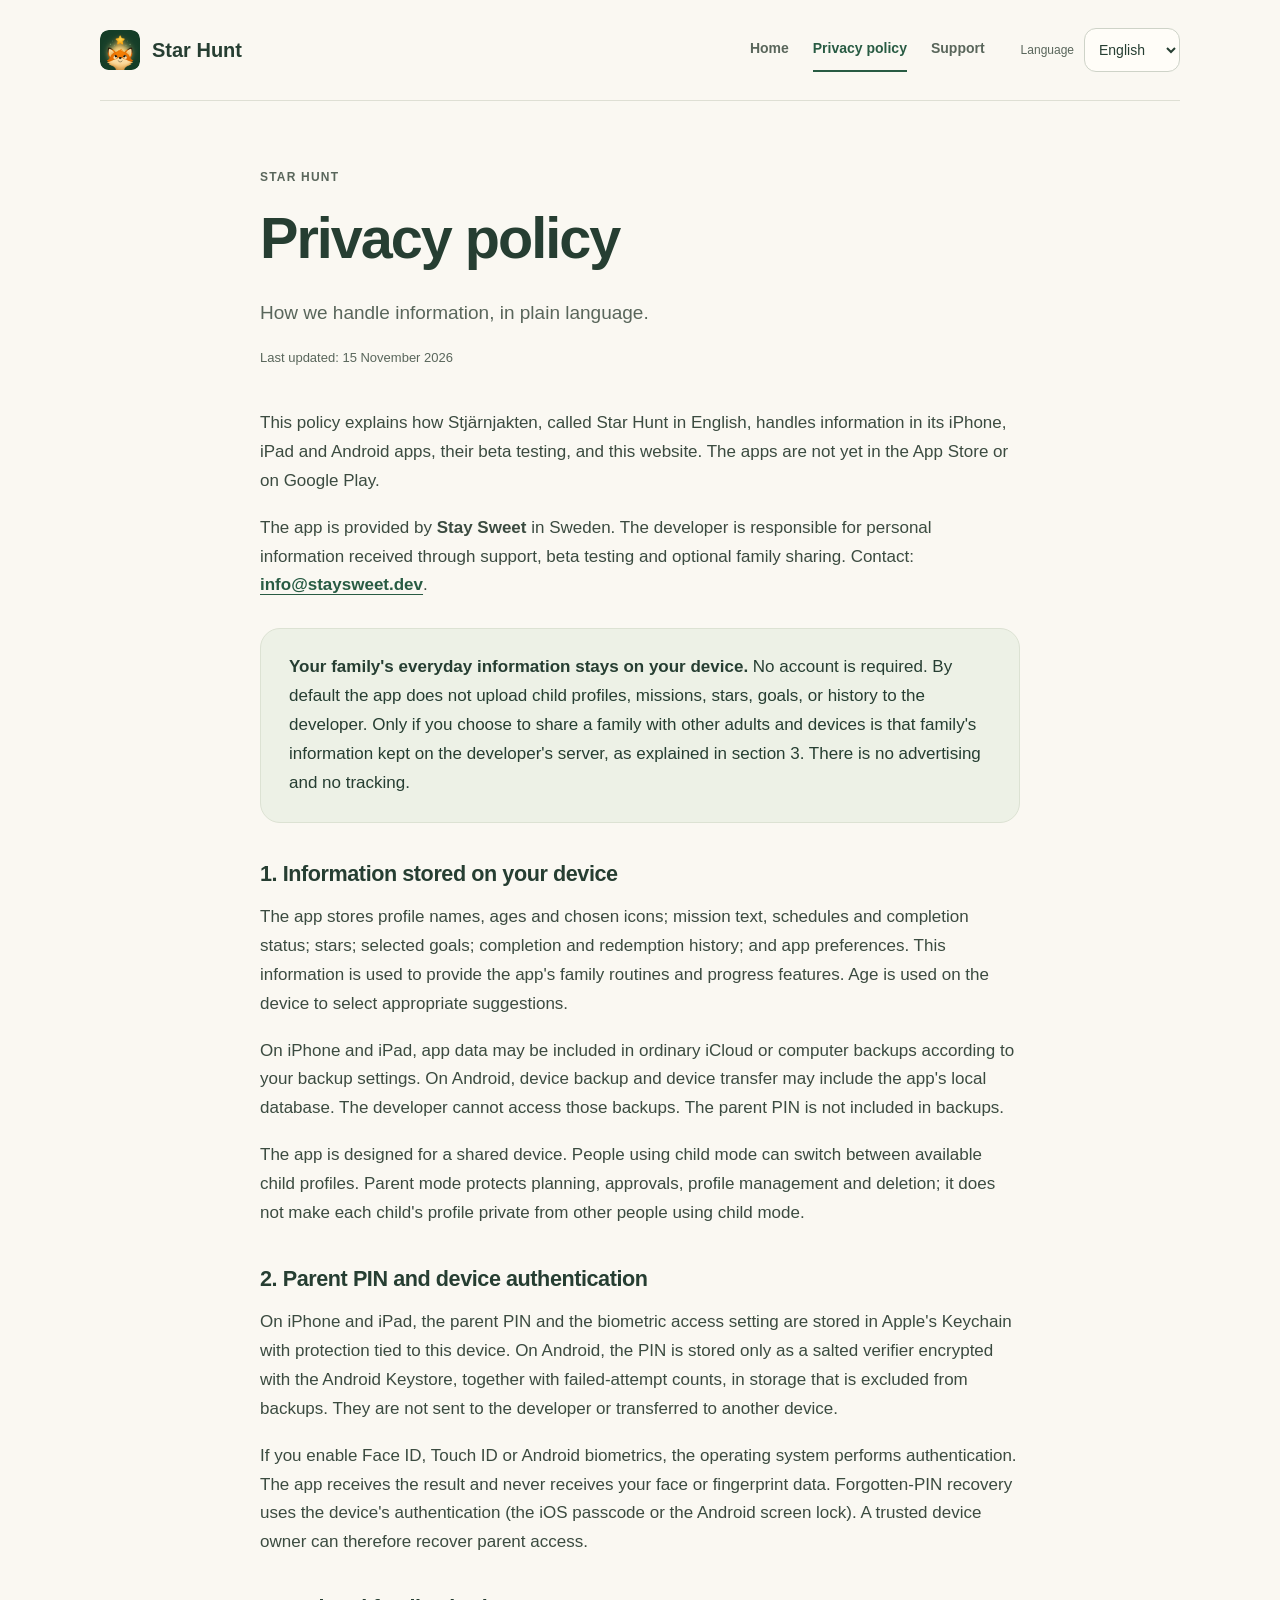
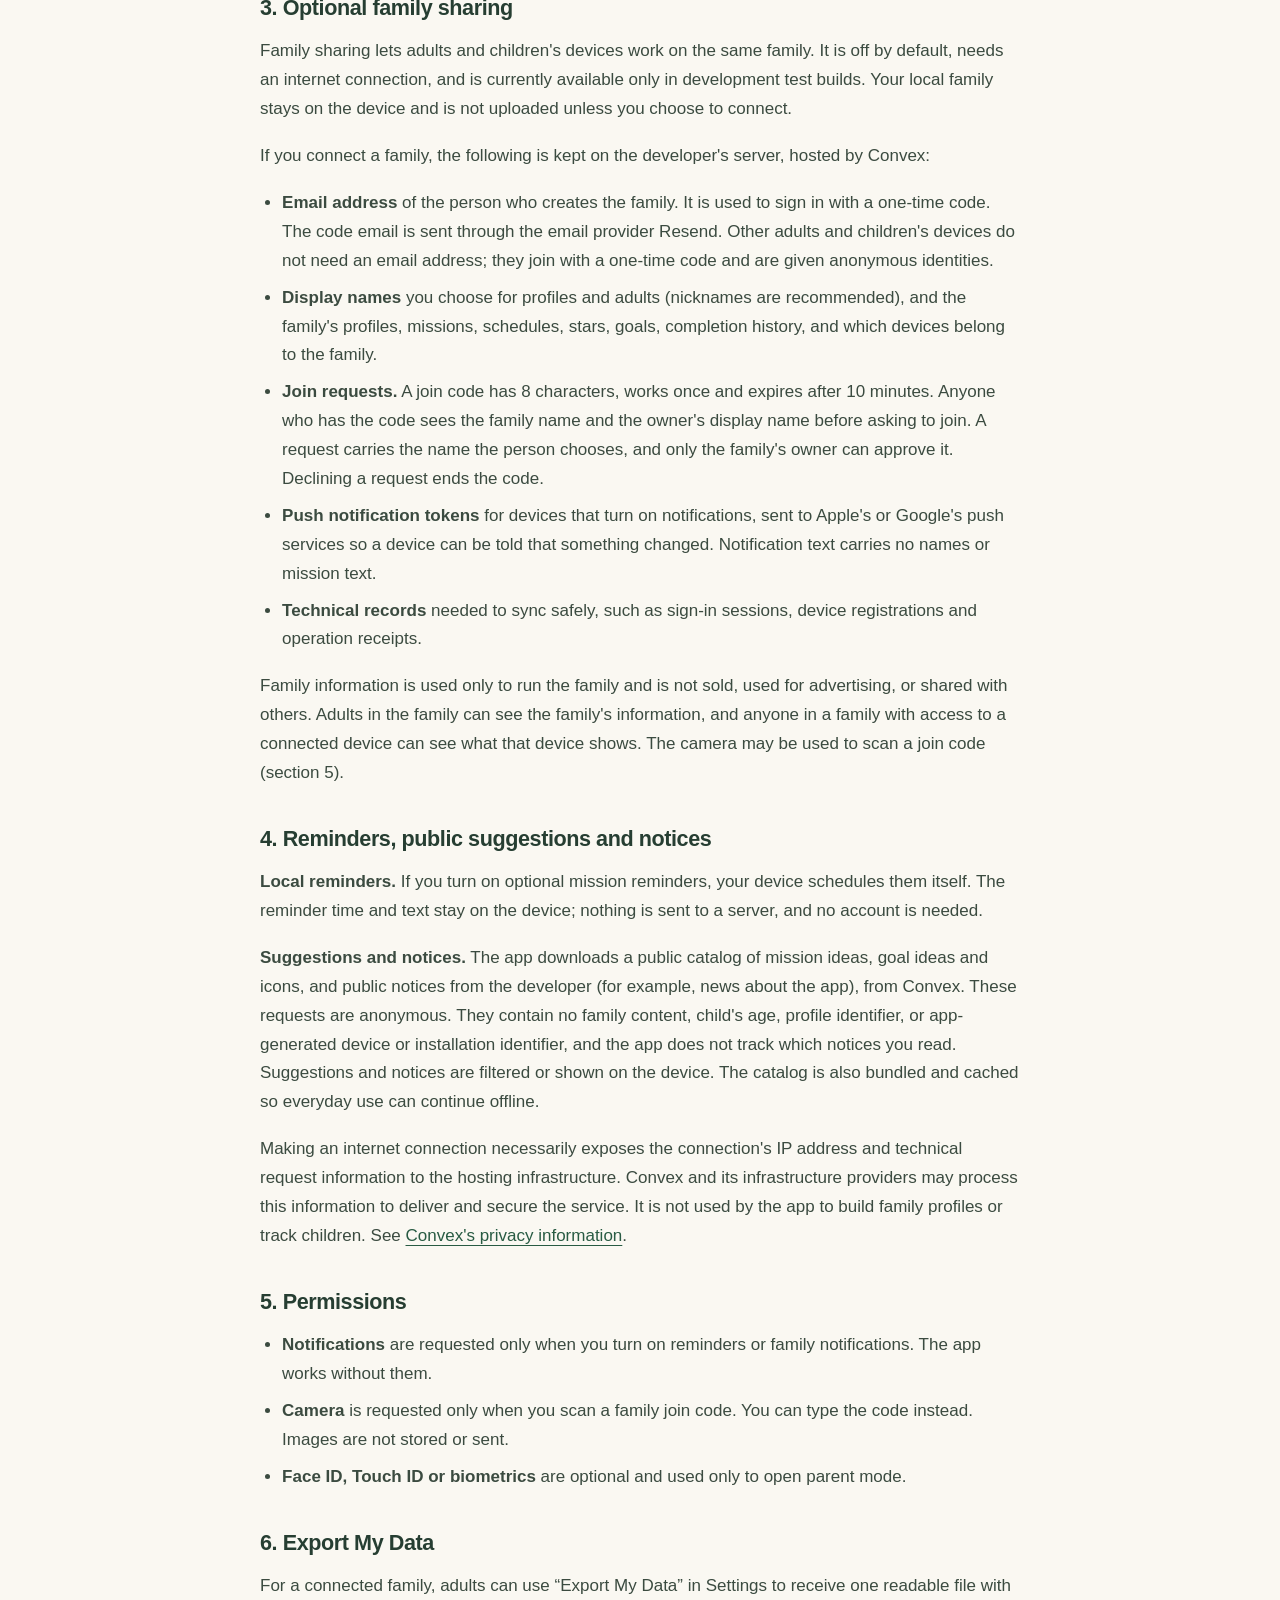
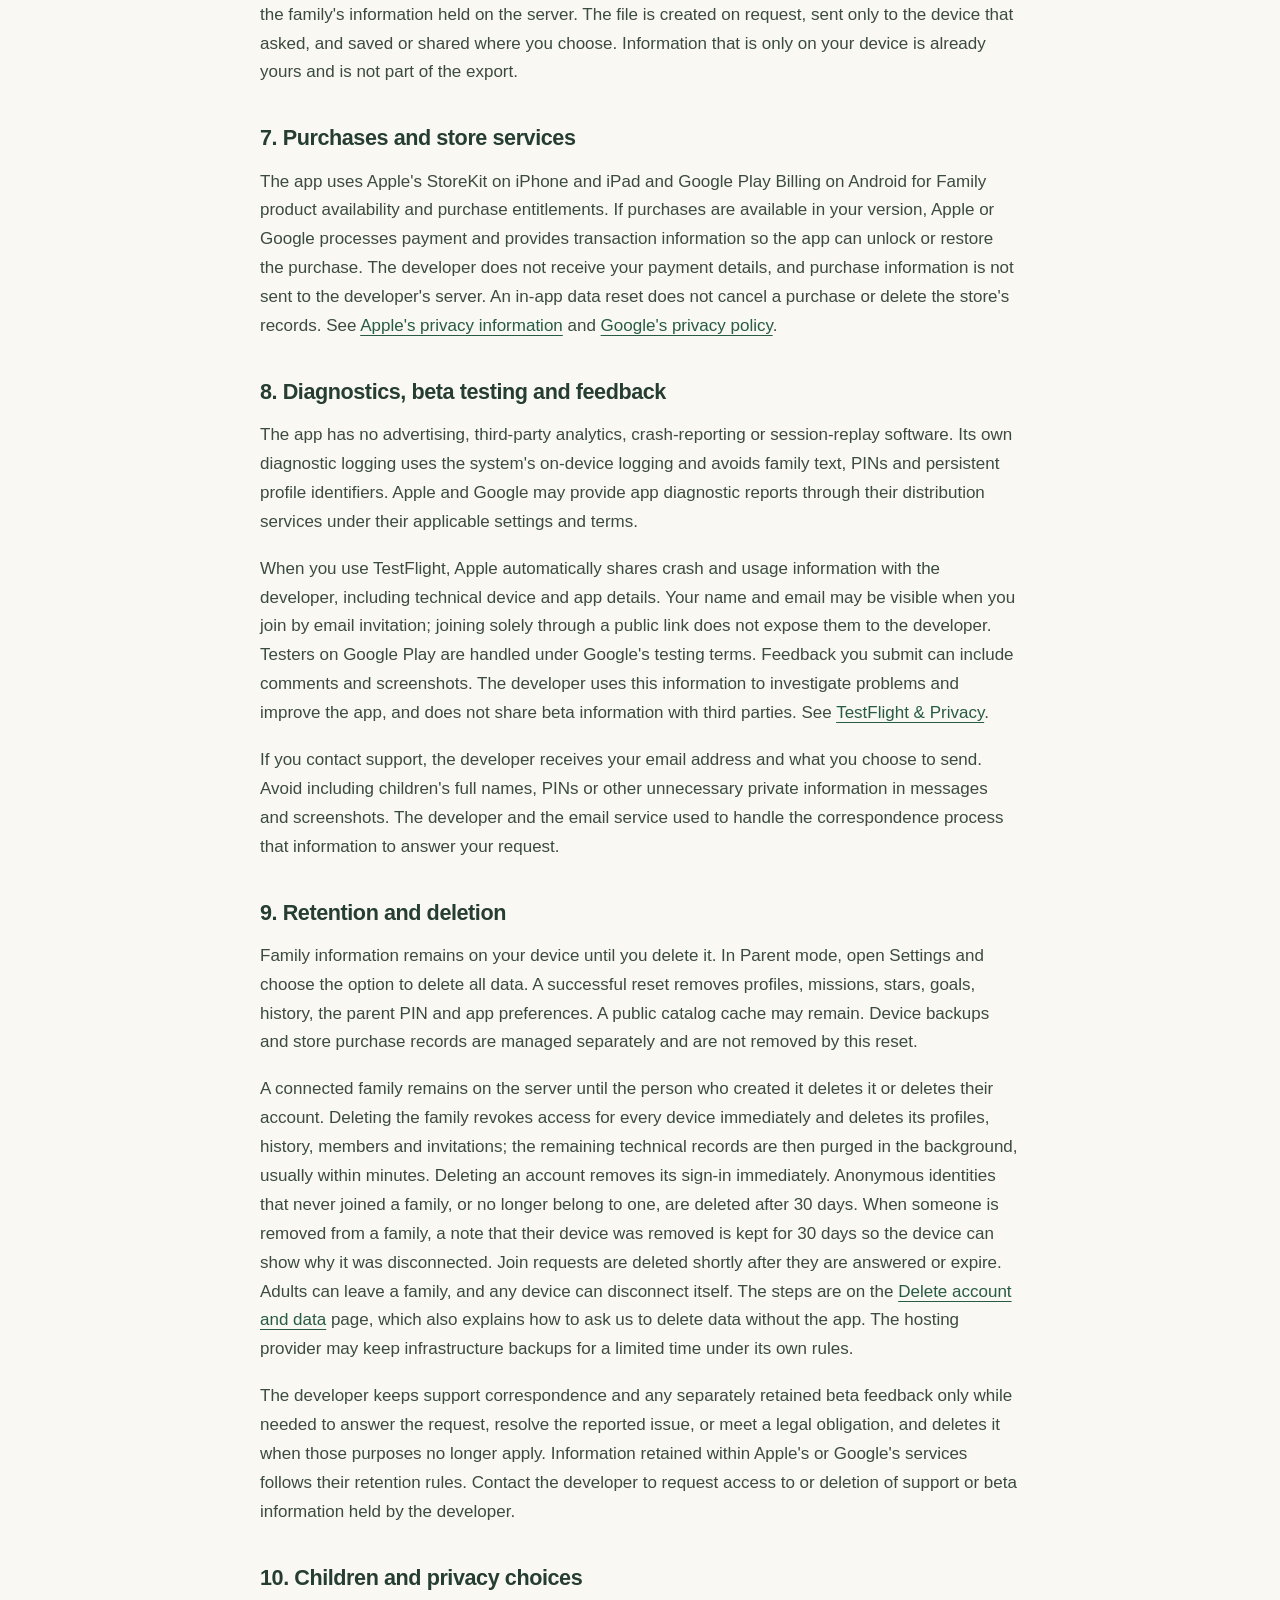
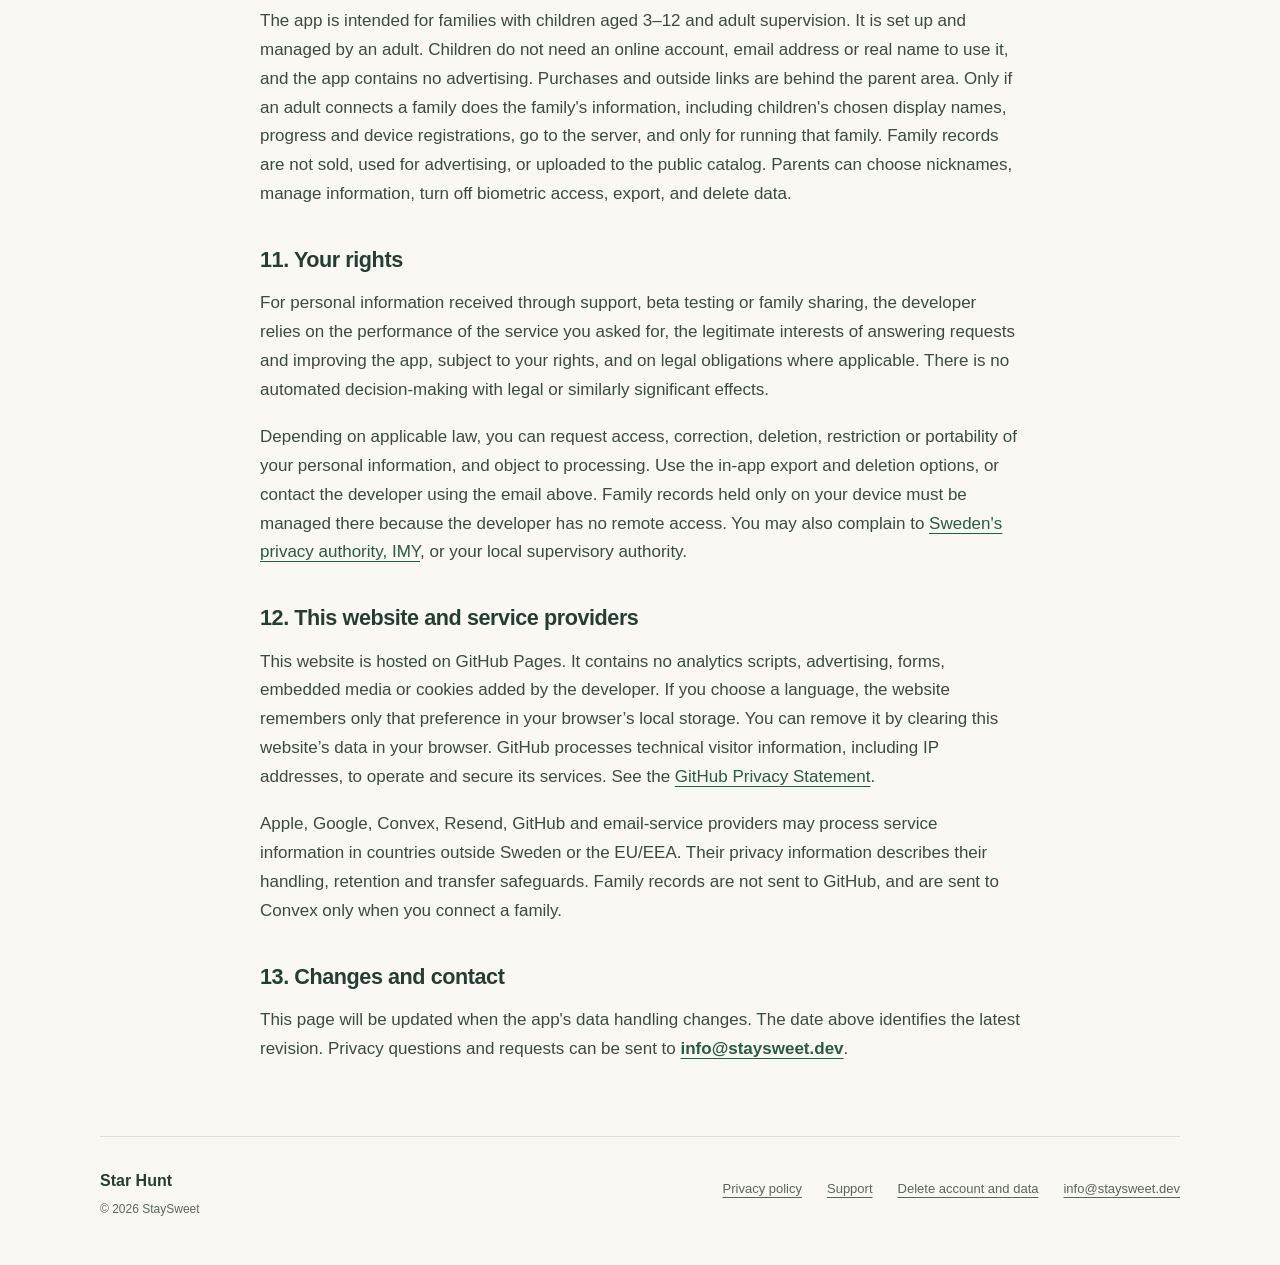
<file: en/privacy/index.html>
<!doctype html>
<html lang="en">
<head>
  <meta charset="utf-8">
  <meta name="viewport" content="width=device-width, initial-scale=1">
  <meta name="description" content="How we handle information, in plain language.">
  <meta name="color-scheme" content="light">
  <meta name="theme-color" content="#326454">
  <title>Privacy policy · Star Hunt</title>
  <link rel="canonical" href="https://starhunt.staysweet.dev/en/privacy/">
  <link rel="alternate" hreflang="en" href="https://starhunt.staysweet.dev/en/privacy/">
  <link rel="alternate" hreflang="sv" href="https://starhunt.staysweet.dev/sv/privacy/">
  <link rel="alternate" hreflang="x-default" href="https://starhunt.staysweet.dev/privacy/">
  <meta property="og:type" content="website">
  <meta property="og:site_name" content="Star Hunt">
  <meta property="og:title" content="Privacy policy · Star Hunt">
  <meta property="og:description" content="How we handle information, in plain language.">
  <meta property="og:url" content="https://starhunt.staysweet.dev/en/privacy/">
  <meta property="og:image" content="https://starhunt.staysweet.dev/assets/app-icon.png">
  <meta property="og:locale" content="en_US">
  <meta property="og:locale:alternate" content="sv_SE">
  <meta name="twitter:card" content="summary">
  <meta name="twitter:title" content="Privacy policy · Star Hunt">
  <meta name="twitter:description" content="How we handle information, in plain language.">
  <meta name="twitter:image" content="https://starhunt.staysweet.dev/assets/app-icon.png">
  <link rel="icon" type="image/png" sizes="1024x1024" href="/assets/app-icon.png">
  <link rel="apple-touch-icon" href="/assets/app-icon.png">
  <link rel="stylesheet" href="/styles.css">
  <script src="/language.js" defer></script>
</head>
<body>
  <a class="skip-link" href="#content">Skip to content</a>
  <header class="site-header shell">
    <a class="brand" href="/en/"><img class="brand-mark" src="/assets/app-icon.png" width="40" height="40" alt="">Star Hunt</a>
    <nav class="main-nav" aria-label="Main navigation"><a href="/en/">Home</a>
<a href="/en/privacy/" aria-current="page">Privacy policy</a>
<a href="/en/support/">Support</a></nav>
    <div class="language-picker" hidden>
      <label for="language">Language</label>
      <select id="language" aria-describedby="language-hint"><option value="/en/privacy/" selected>English</option><option value="/sv/privacy/">Svenska</option></select>
      <span id="language-hint" class="sr-only">Changing the language opens the matching page.</span>
    </div>
    <noscript><nav class="fallback-languages" aria-label="Language"><a href="/en/privacy/" lang="en" hreflang="en">English</a><a href="/sv/privacy/" lang="sv" hreflang="sv">Svenska</a></nav></noscript>
  </header>
  <main id="content" class="shell privacy-page">
    <header class="page-heading"><p class="eyebrow">Star Hunt</p><h1>Privacy policy</h1><p class="intro">How we handle information, in plain language.</p><p class="date">Last updated: 15 November 2026</p></header>
    <article class="prose">
    <p>This policy explains how Stjärnjakten, called Star Hunt in English, handles information in its iPhone, iPad and Android apps, their beta testing, and this website. The apps are not yet in the App Store or on Google Play.</p>
    <p>The app is provided by <strong>Stay Sweet</strong> in Sweden. The developer is responsible for personal information received through support, beta testing and optional family sharing. Contact: <strong><a href="mailto:info@staysweet.dev">info@staysweet.dev</a></strong>.</p>
    <div class="summary"><strong>Your family's everyday information stays on your device.</strong> No account is required. By default the app does not upload child profiles, missions, stars, goals, or history to the developer. Only if you choose to share a family with other adults and devices is that family's information kept on the developer's server, as explained in section 3. There is no advertising and no tracking.</div>

    <h2>1. Information stored on your device</h2>
    <p>The app stores profile names, ages and chosen icons; mission text, schedules and completion status; stars; selected goals; completion and redemption history; and app preferences. This information is used to provide the app's family routines and progress features. Age is used on the device to select appropriate suggestions.</p>
    <p>On iPhone and iPad, app data may be included in ordinary iCloud or computer backups according to your backup settings. On Android, device backup and device transfer may include the app's local database. The developer cannot access those backups. The parent PIN is not included in backups.</p>
    <p>The app is designed for a shared device. People using child mode can switch between available child profiles. Parent mode protects planning, approvals, profile management and deletion; it does not make each child's profile private from other people using child mode.</p>

    <h2>2. Parent PIN and device authentication</h2>
    <p>On iPhone and iPad, the parent PIN and the biometric access setting are stored in Apple's Keychain with protection tied to this device. On Android, the PIN is stored only as a salted verifier encrypted with the Android Keystore, together with failed-attempt counts, in storage that is excluded from backups. They are not sent to the developer or transferred to another device.</p>
    <p>If you enable Face ID, Touch ID or Android biometrics, the operating system performs authentication. The app receives the result and never receives your face or fingerprint data. Forgotten-PIN recovery uses the device's authentication (the iOS passcode or the Android screen lock). A trusted device owner can therefore recover parent access.</p>

    <h2>3. Optional family sharing</h2>
    <p>Family sharing lets adults and children's devices work on the same family. It is off by default, needs an internet connection, and is currently available only in development test builds. Your local family stays on the device and is not uploaded unless you choose to connect.</p>
    <p>If you connect a family, the following is kept on the developer's server, hosted by Convex:</p>
    <ul>
      <li><strong>Email address</strong> of the person who creates the family. It is used to sign in with a one-time code. The code email is sent through the email provider Resend. Other adults and children's devices do not need an email address; they join with a one-time code and are given anonymous identities.</li>
      <li><strong>Display names</strong> you choose for profiles and adults (nicknames are recommended), and the family's profiles, missions, schedules, stars, goals, completion history, and which devices belong to the family.</li>
      <li><strong>Join requests.</strong> A join code has 8 characters, works once and expires after 10 minutes. Anyone who has the code sees the family name and the owner's display name before asking to join. A request carries the name the person chooses, and only the family's owner can approve it. Declining a request ends the code.</li>
      <li><strong>Push notification tokens</strong> for devices that turn on notifications, sent to Apple's or Google's push services so a device can be told that something changed. Notification text carries no names or mission text.</li>
      <li><strong>Technical records</strong> needed to sync safely, such as sign-in sessions, device registrations and operation receipts.</li>
    </ul>
    <p>Family information is used only to run the family and is not sold, used for advertising, or shared with others. Adults in the family can see the family's information, and anyone in a family with access to a connected device can see what that device shows. The camera may be used to scan a join code (section 5).</p>

    <h2>4. Reminders, public suggestions and notices</h2>
    <p><strong>Local reminders.</strong> If you turn on optional mission reminders, your device schedules them itself. The reminder time and text stay on the device; nothing is sent to a server, and no account is needed.</p>
    <p><strong>Suggestions and notices.</strong> The app downloads a public catalog of mission ideas, goal ideas and icons, and public notices from the developer (for example, news about the app), from Convex. These requests are anonymous. They contain no family content, child's age, profile identifier, or app-generated device or installation identifier, and the app does not track which notices you read. Suggestions and notices are filtered or shown on the device. The catalog is also bundled and cached so everyday use can continue offline.</p>
    <p>Making an internet connection necessarily exposes the connection's IP address and technical request information to the hosting infrastructure. Convex and its infrastructure providers may process this information to deliver and secure the service. It is not used by the app to build family profiles or track children. See <a href="https://www.convex.dev/legal/privacy">Convex's privacy information</a>.</p>

    <h2>5. Permissions</h2>
    <ul>
      <li><strong>Notifications</strong> are requested only when you turn on reminders or family notifications. The app works without them.</li>
      <li><strong>Camera</strong> is requested only when you scan a family join code. You can type the code instead. Images are not stored or sent.</li>
      <li><strong>Face ID, Touch ID or biometrics</strong> are optional and used only to open parent mode.</li>
    </ul>

    <h2>6. Export My Data</h2>
    <p>For a connected family, adults can use “Export My Data” in Settings to receive one readable file with the family's information held on the server. The file is created on request, sent only to the device that asked, and saved or shared where you choose. Information that is only on your device is already yours and is not part of the export.</p>

    <h2>7. Purchases and store services</h2>
    <p>The app uses Apple's StoreKit on iPhone and iPad and Google Play Billing on Android for Family product availability and purchase entitlements. If purchases are available in your version, Apple or Google processes payment and provides transaction information so the app can unlock or restore the purchase. The developer does not receive your payment details, and purchase information is not sent to the developer's server. An in-app data reset does not cancel a purchase or delete the store's records. See <a href="https://www.apple.com/legal/privacy/">Apple's privacy information</a> and <a href="https://policies.google.com/privacy">Google's privacy policy</a>.</p>

    <h2>8. Diagnostics, beta testing and feedback</h2>
    <p>The app has no advertising, third-party analytics, crash-reporting or session-replay software. Its own diagnostic logging uses the system's on-device logging and avoids family text, PINs and persistent profile identifiers. Apple and Google may provide app diagnostic reports through their distribution services under their applicable settings and terms.</p>
    <p>When you use TestFlight, Apple automatically shares crash and usage information with the developer, including technical device and app details. Your name and email may be visible when you join by email invitation; joining solely through a public link does not expose them to the developer. Testers on Google Play are handled under Google's testing terms. Feedback you submit can include comments and screenshots. The developer uses this information to investigate problems and improve the app, and does not share beta information with third parties. See <a href="https://www.apple.com/legal/privacy/data/en/test-flight/">TestFlight &amp; Privacy</a>.</p>
    <p>If you contact support, the developer receives your email address and what you choose to send. Avoid including children's full names, PINs or other unnecessary private information in messages and screenshots. The developer and the email service used to handle the correspondence process that information to answer your request.</p>

    <h2>9. Retention and deletion</h2>
    <p>Family information remains on your device until you delete it. In Parent mode, open Settings and choose the option to delete all data. A successful reset removes profiles, missions, stars, goals, history, the parent PIN and app preferences. A public catalog cache may remain. Device backups and store purchase records are managed separately and are not removed by this reset.</p>
    <p>A connected family remains on the server until the person who created it deletes it or deletes their account. Deleting the family revokes access for every device immediately and deletes its profiles, history, members and invitations; the remaining technical records are then purged in the background, usually within minutes. Deleting an account removes its sign-in immediately. Anonymous identities that never joined a family, or no longer belong to one, are deleted after 30 days. When someone is removed from a family, a note that their device was removed is kept for 30 days so the device can show why it was disconnected. Join requests are deleted shortly after they are answered or expire. Adults can leave a family, and any device can disconnect itself. The steps are on the <a href="/en/delete-account/">Delete account and data</a> page, which also explains how to ask us to delete data without the app. The hosting provider may keep infrastructure backups for a limited time under its own rules.</p>
    <p>The developer keeps support correspondence and any separately retained beta feedback only while needed to answer the request, resolve the reported issue, or meet a legal obligation, and deletes it when those purposes no longer apply. Information retained within Apple's or Google's services follows their retention rules. Contact the developer to request access to or deletion of support or beta information held by the developer.</p>

    <h2>10. Children and privacy choices</h2>
    <p>The app is intended for families with children aged 3–12 and adult supervision. It is set up and managed by an adult. Children do not need an online account, email address or real name to use it, and the app contains no advertising. Purchases and outside links are behind the parent area. Only if an adult connects a family does the family's information, including children's chosen display names, progress and device registrations, go to the server, and only for running that family. Family records are not sold, used for advertising, or uploaded to the public catalog. Parents can choose nicknames, manage information, turn off biometric access, export, and delete data.</p>

    <h2>11. Your rights</h2>
    <p>For personal information received through support, beta testing or family sharing, the developer relies on the performance of the service you asked for, the legitimate interests of answering requests and improving the app, subject to your rights, and on legal obligations where applicable. There is no automated decision-making with legal or similarly significant effects.</p>
    <p>Depending on applicable law, you can request access, correction, deletion, restriction or portability of your personal information, and object to processing. Use the in-app export and deletion options, or contact the developer using the email above. Family records held only on your device must be managed there because the developer has no remote access. You may also complain to <a href="https://www.imy.se/privatperson/dataskydd/dina-rattigheter/">Sweden's privacy authority, IMY</a>, or your local supervisory authority.</p>

    <h2>12. This website and service providers</h2>
    <p>This website is hosted on GitHub Pages. It contains no analytics scripts, advertising, forms, embedded media or cookies added by the developer. If you choose a language, the website remembers only that preference in your browser’s local storage. You can remove it by clearing this website’s data in your browser. GitHub processes technical visitor information, including IP addresses, to operate and secure its services. See the <a href="https://docs.github.com/en/site-policy/privacy-policies/github-general-privacy-statement">GitHub Privacy Statement</a>.</p>
    <p>Apple, Google, Convex, Resend, GitHub and email-service providers may process service information in countries outside Sweden or the EU/EEA. Their privacy information describes their handling, retention and transfer safeguards. Family records are not sent to GitHub, and are sent to Convex only when you connect a family.</p>

    <h2>13. Changes and contact</h2>
    <p>This page will be updated when the app's data handling changes. The date above identifies the latest revision. Privacy questions and requests can be sent to <strong><a href="mailto:info@staysweet.dev">info@staysweet.dev</a></strong>.</p>
    </article>
  </main>
  <footer class="site-footer shell">
    <div><span class="footer-brand">Star Hunt</span><span class="credit">© 2026 StaySweet</span></div>
    <nav aria-label="Information"><a href="/en/privacy/">Privacy policy</a><a href="/en/support/">Support</a><a href="/en/delete-account/">Delete account and data</a><a href="mailto:info@staysweet.dev">info@staysweet.dev</a></nav>
  </footer>
</body>
</html>
</file>
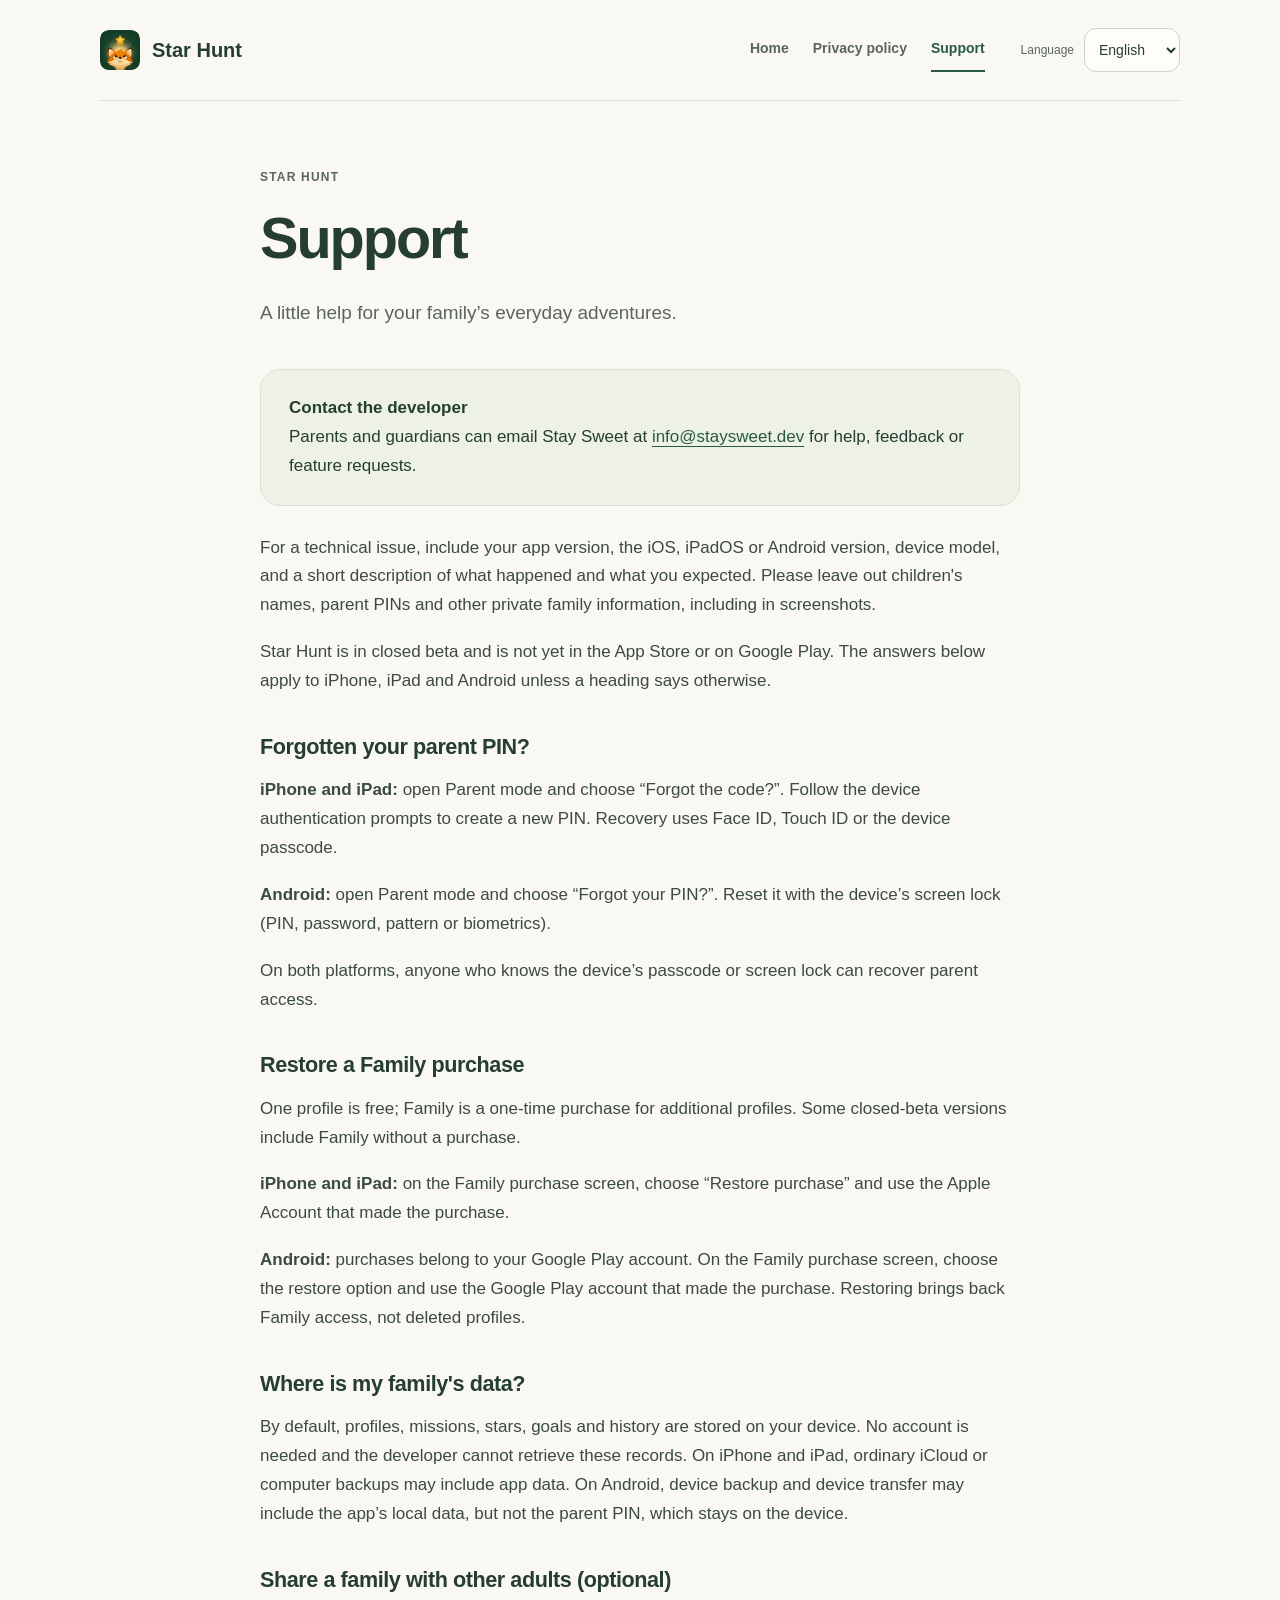
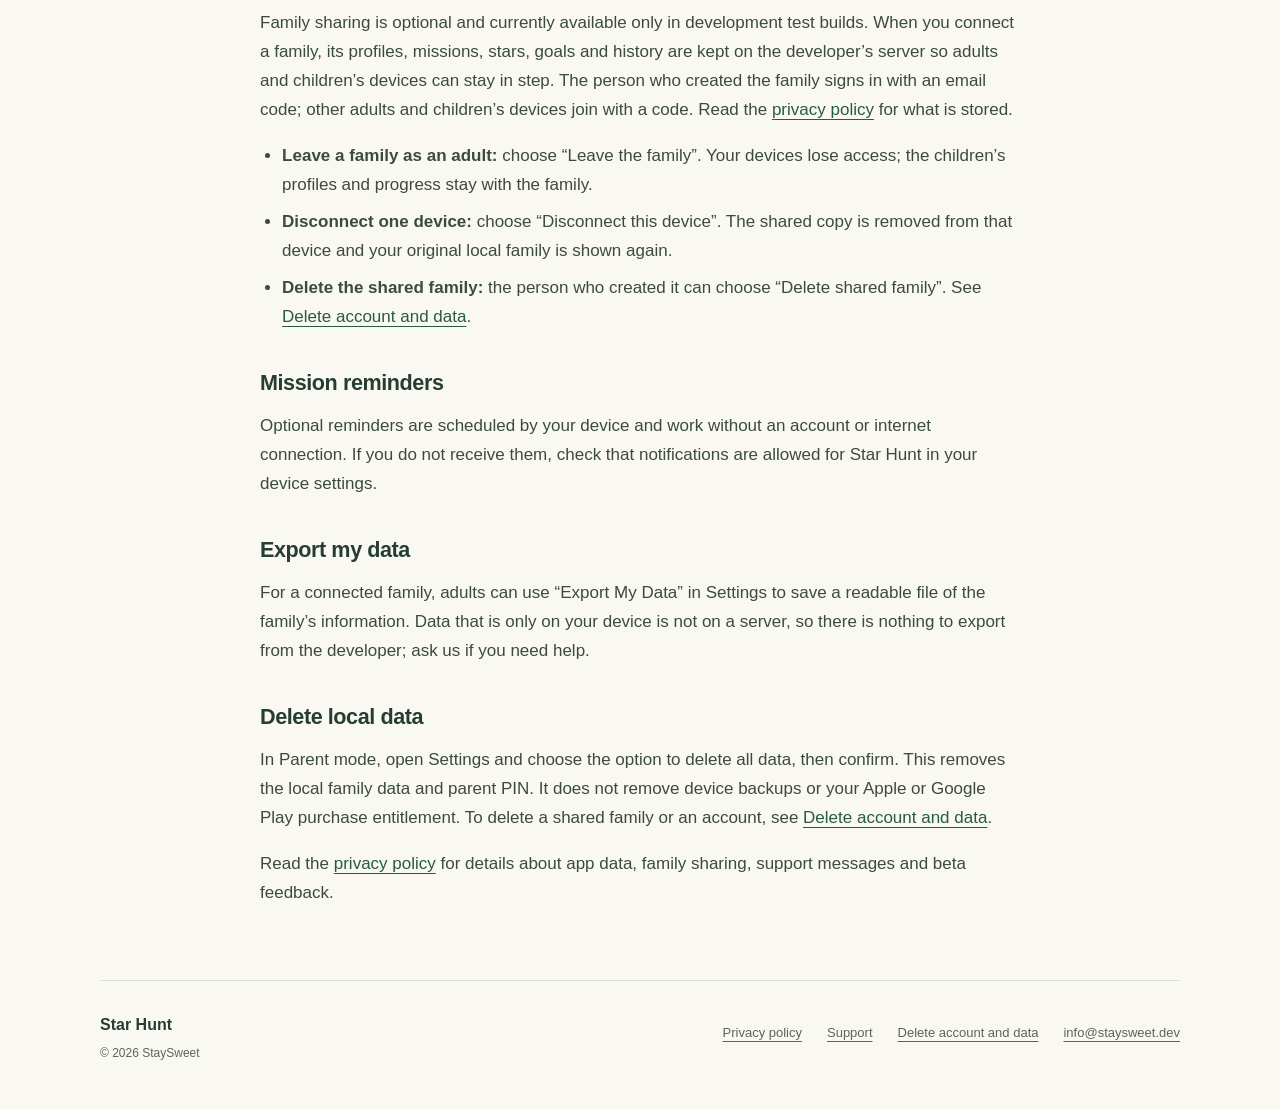
<file: en/support/index.html>
<!doctype html>
<html lang="en">
<head>
  <meta charset="utf-8">
  <meta name="viewport" content="width=device-width, initial-scale=1">
  <meta name="description" content="A little help for your family’s everyday adventures.">
  <meta name="color-scheme" content="light">
  <meta name="theme-color" content="#326454">
  <title>Support · Star Hunt</title>
  <link rel="canonical" href="https://starhunt.staysweet.dev/en/support/">
  <link rel="alternate" hreflang="en" href="https://starhunt.staysweet.dev/en/support/">
  <link rel="alternate" hreflang="sv" href="https://starhunt.staysweet.dev/sv/support/">
  <link rel="alternate" hreflang="x-default" href="https://starhunt.staysweet.dev/support/">
  <meta property="og:type" content="website">
  <meta property="og:site_name" content="Star Hunt">
  <meta property="og:title" content="Support · Star Hunt">
  <meta property="og:description" content="A little help for your family’s everyday adventures.">
  <meta property="og:url" content="https://starhunt.staysweet.dev/en/support/">
  <meta property="og:image" content="https://starhunt.staysweet.dev/assets/app-icon.png">
  <meta property="og:locale" content="en_US">
  <meta property="og:locale:alternate" content="sv_SE">
  <meta name="twitter:card" content="summary">
  <meta name="twitter:title" content="Support · Star Hunt">
  <meta name="twitter:description" content="A little help for your family’s everyday adventures.">
  <meta name="twitter:image" content="https://starhunt.staysweet.dev/assets/app-icon.png">
  <link rel="icon" type="image/png" sizes="1024x1024" href="/assets/app-icon.png">
  <link rel="apple-touch-icon" href="/assets/app-icon.png">
  <link rel="stylesheet" href="/styles.css">
  <script src="/language.js" defer></script>
</head>
<body>
  <a class="skip-link" href="#content">Skip to content</a>
  <header class="site-header shell">
    <a class="brand" href="/en/"><img class="brand-mark" src="/assets/app-icon.png" width="40" height="40" alt="">Star Hunt</a>
    <nav class="main-nav" aria-label="Main navigation"><a href="/en/">Home</a>
<a href="/en/privacy/">Privacy policy</a>
<a href="/en/support/" aria-current="page">Support</a></nav>
    <div class="language-picker" hidden>
      <label for="language">Language</label>
      <select id="language" aria-describedby="language-hint"><option value="/en/support/" selected>English</option><option value="/sv/support/">Svenska</option></select>
      <span id="language-hint" class="sr-only">Changing the language opens the matching page.</span>
    </div>
    <noscript><nav class="fallback-languages" aria-label="Language"><a href="/en/support/" lang="en" hreflang="en">English</a><a href="/sv/support/" lang="sv" hreflang="sv">Svenska</a></nav></noscript>
  </header>
  <main id="content" class="shell support-page">
    <header class="page-heading"><p class="eyebrow">Star Hunt</p><h1>Support</h1><p class="intro">A little help for your family’s everyday adventures.</p></header>
    <article class="prose">
    <div class="summary"><strong>Contact the developer</strong><br>Parents and guardians can email Stay Sweet at <a href="mailto:info@staysweet.dev">info@staysweet.dev</a> for help, feedback or feature requests.</div>
    <p>For a technical issue, include your app version, the iOS, iPadOS or Android version, device model, and a short description of what happened and what you expected. Please leave out children's names, parent PINs and other private family information, including in screenshots.</p>
    <p>Star Hunt is in closed beta and is not yet in the App Store or on Google Play. The answers below apply to iPhone, iPad and Android unless a heading says otherwise.</p>
    <h2>Forgotten your parent PIN?</h2>
    <p><strong>iPhone and iPad:</strong> open Parent mode and choose “Forgot the code?”. Follow the device authentication prompts to create a new PIN. Recovery uses Face ID, Touch ID or the device passcode.</p>
    <p><strong>Android:</strong> open Parent mode and choose “Forgot your PIN?”. Reset it with the device’s screen lock (PIN, password, pattern or biometrics).</p>
    <p>On both platforms, anyone who knows the device’s passcode or screen lock can recover parent access.</p>
    <h2>Restore a Family purchase</h2>
    <p>One profile is free; Family is a one-time purchase for additional profiles. Some closed-beta versions include Family without a purchase.</p>
    <p><strong>iPhone and iPad:</strong> on the Family purchase screen, choose “Restore purchase” and use the Apple Account that made the purchase.</p>
    <p><strong>Android:</strong> purchases belong to your Google Play account. On the Family purchase screen, choose the restore option and use the Google Play account that made the purchase. Restoring brings back Family access, not deleted profiles.</p>
    <h2>Where is my family's data?</h2>
    <p>By default, profiles, missions, stars, goals and history are stored on your device. No account is needed and the developer cannot retrieve these records. On iPhone and iPad, ordinary iCloud or computer backups may include app data. On Android, device backup and device transfer may include the app’s local data, but not the parent PIN, which stays on the device.</p>
    <h2>Share a family with other adults (optional)</h2>
    <p>Family sharing is optional and currently available only in development test builds. When you connect a family, its profiles, missions, stars, goals and history are kept on the developer’s server so adults and children’s devices can stay in step. The person who created the family signs in with an email code; other adults and children’s devices join with a code. Read the <a href="/en/privacy/">privacy policy</a> for what is stored.</p>
    <ul>
      <li><strong>Leave a family as an adult:</strong> choose “Leave the family”. Your devices lose access; the children’s profiles and progress stay with the family.</li>
      <li><strong>Disconnect one device:</strong> choose “Disconnect this device”. The shared copy is removed from that device and your original local family is shown again.</li>
      <li><strong>Delete the shared family:</strong> the person who created it can choose “Delete shared family”. See <a href="/en/delete-account/">Delete account and data</a>.</li>
    </ul>
    <h2>Mission reminders</h2>
    <p>Optional reminders are scheduled by your device and work without an account or internet connection. If you do not receive them, check that notifications are allowed for Star Hunt in your device settings.</p>
    <h2>Export my data</h2>
    <p>For a connected family, adults can use “Export My Data” in Settings to save a readable file of the family’s information. Data that is only on your device is not on a server, so there is nothing to export from the developer; ask us if you need help.</p>
    <h2>Delete local data</h2>
    <p>In Parent mode, open Settings and choose the option to delete all data, then confirm. This removes the local family data and parent PIN. It does not remove device backups or your Apple or Google Play purchase entitlement. To delete a shared family or an account, see <a href="/en/delete-account/">Delete account and data</a>.</p>
    <p>Read the <a href="/en/privacy/">privacy policy</a> for details about app data, family sharing, support messages and beta feedback.</p>
    </article>
  </main>
  <footer class="site-footer shell">
    <div><span class="footer-brand">Star Hunt</span><span class="credit">© 2026 StaySweet</span></div>
    <nav aria-label="Information"><a href="/en/privacy/">Privacy policy</a><a href="/en/support/">Support</a><a href="/en/delete-account/">Delete account and data</a><a href="mailto:info@staysweet.dev">info@staysweet.dev</a></nav>
  </footer>
</body>
</html>
</file>
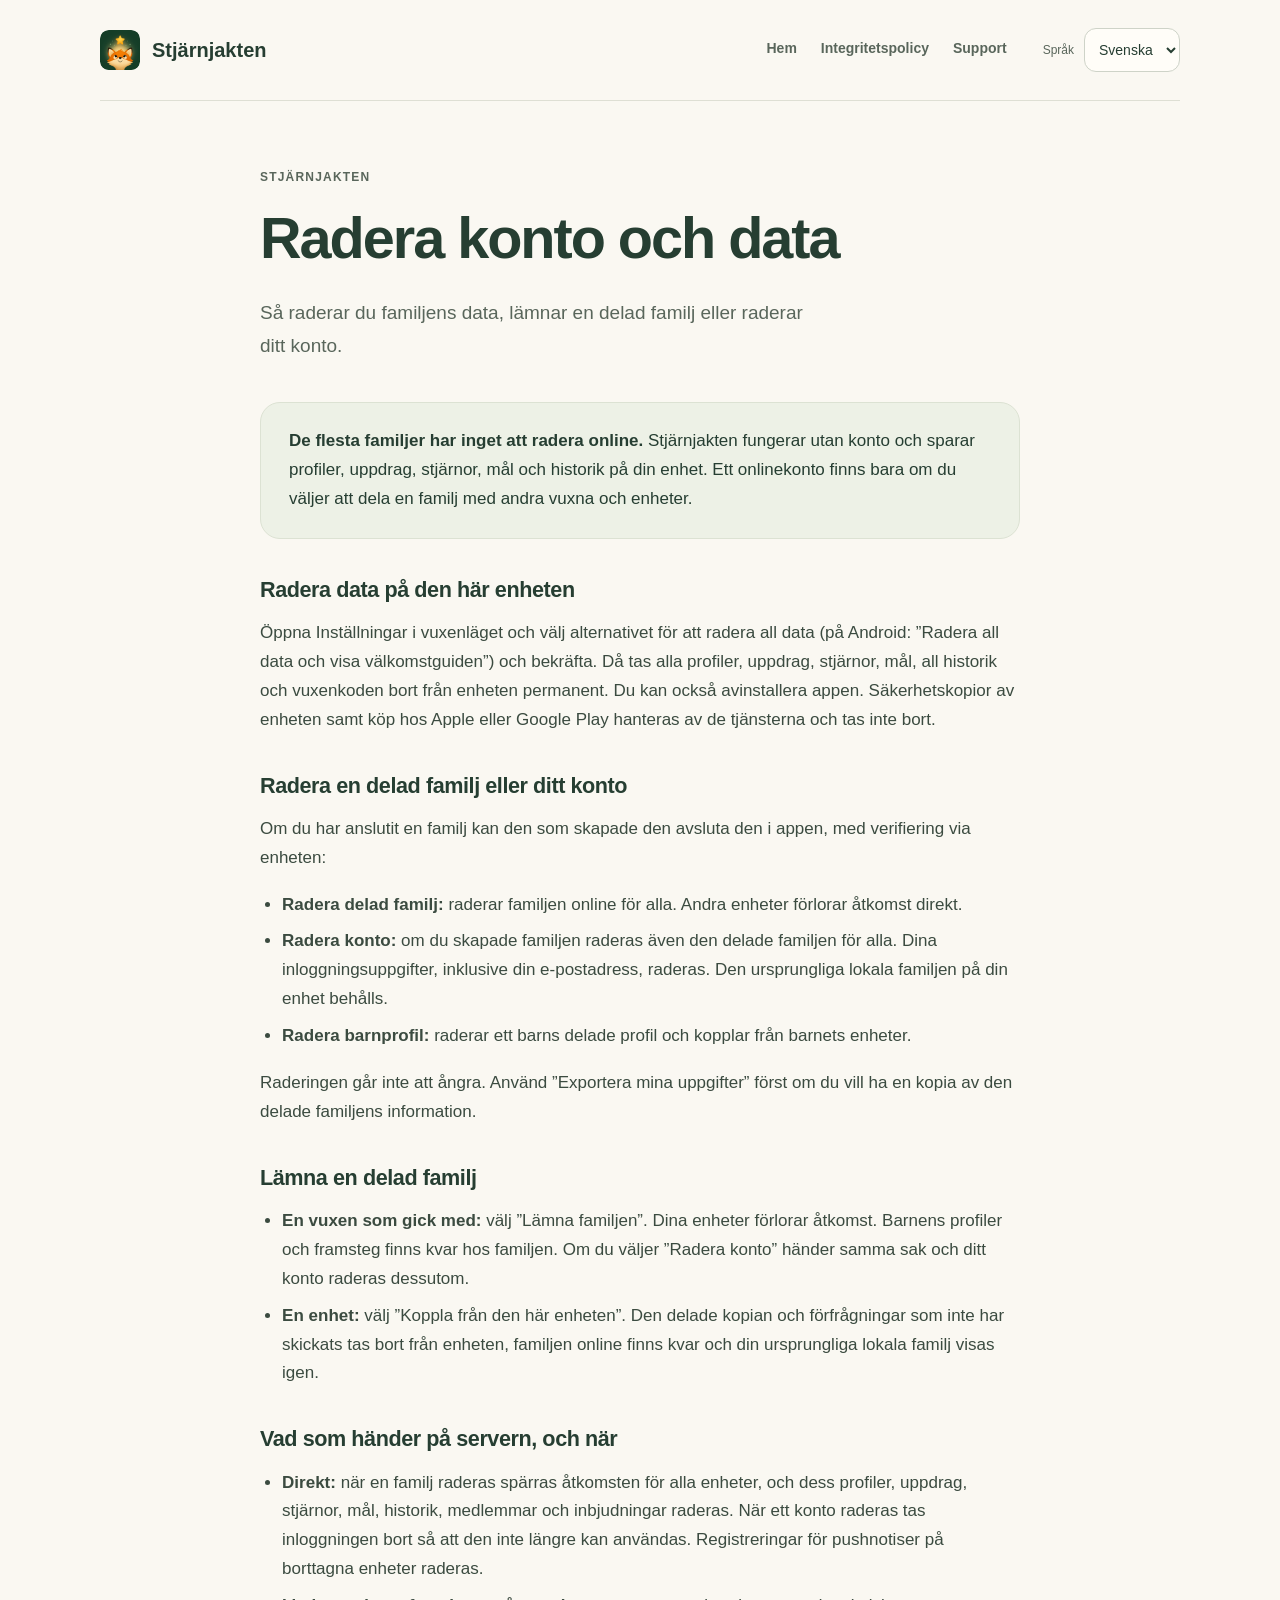
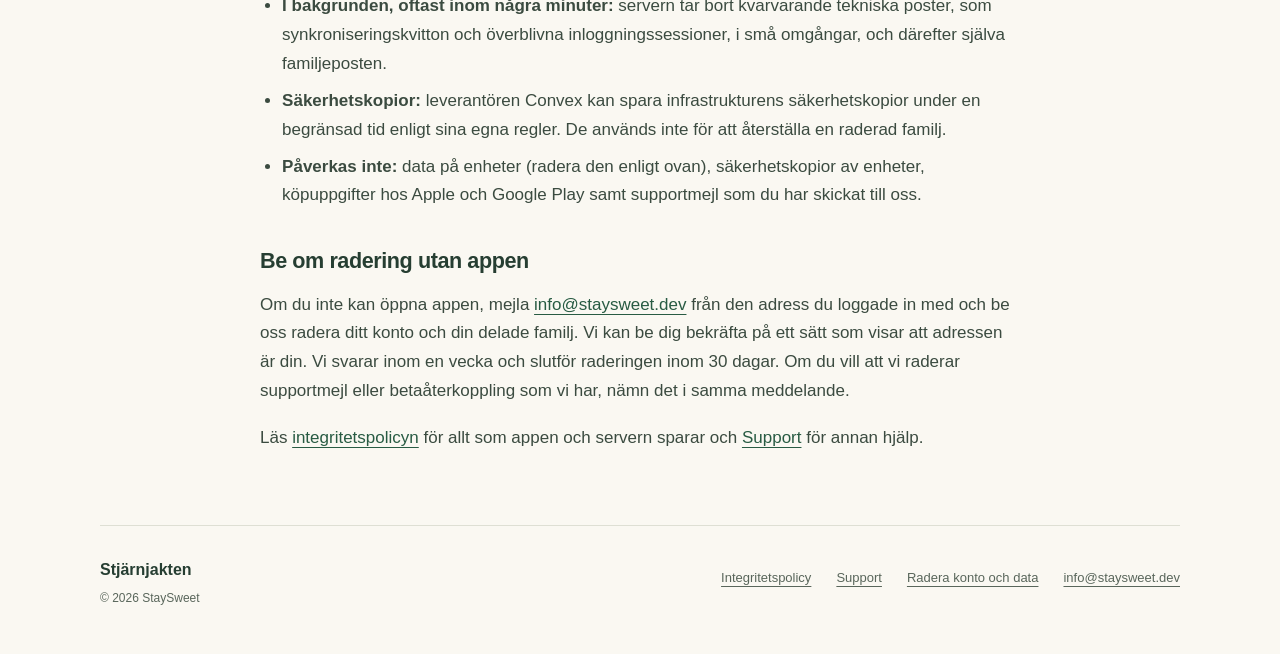
<file: sv/delete-account/index.html>
<!doctype html>
<html lang="sv">
<head>
  <meta charset="utf-8">
  <meta name="viewport" content="width=device-width, initial-scale=1">
  <meta name="description" content="Så raderar du familjens data, lämnar en delad familj eller raderar ditt konto.">
  <meta name="color-scheme" content="light">
  <meta name="theme-color" content="#326454">
  <title>Radera konto och data · Stjärnjakten</title>
  <link rel="canonical" href="https://starhunt.staysweet.dev/sv/delete-account/">
  <link rel="alternate" hreflang="en" href="https://starhunt.staysweet.dev/en/delete-account/">
  <link rel="alternate" hreflang="sv" href="https://starhunt.staysweet.dev/sv/delete-account/">
  <link rel="alternate" hreflang="x-default" href="https://starhunt.staysweet.dev/delete-account/">
  <meta property="og:type" content="website">
  <meta property="og:site_name" content="Stjärnjakten">
  <meta property="og:title" content="Radera konto och data · Stjärnjakten">
  <meta property="og:description" content="Så raderar du familjens data, lämnar en delad familj eller raderar ditt konto.">
  <meta property="og:url" content="https://starhunt.staysweet.dev/sv/delete-account/">
  <meta property="og:image" content="https://starhunt.staysweet.dev/assets/app-icon.png">
  <meta property="og:locale" content="sv_SE">
  <meta property="og:locale:alternate" content="en_US">
  <meta name="twitter:card" content="summary">
  <meta name="twitter:title" content="Radera konto och data · Stjärnjakten">
  <meta name="twitter:description" content="Så raderar du familjens data, lämnar en delad familj eller raderar ditt konto.">
  <meta name="twitter:image" content="https://starhunt.staysweet.dev/assets/app-icon.png">
  <link rel="icon" type="image/png" sizes="1024x1024" href="/assets/app-icon.png">
  <link rel="apple-touch-icon" href="/assets/app-icon.png">
  <link rel="stylesheet" href="/styles.css">
  <script src="/language.js" defer></script>
</head>
<body>
  <a class="skip-link" href="#content">Till innehållet</a>
  <header class="site-header shell">
    <a class="brand" href="/sv/"><img class="brand-mark" src="/assets/app-icon.png" width="40" height="40" alt="">Stjärnjakten</a>
    <nav class="main-nav" aria-label="Huvudmeny"><a href="/sv/">Hem</a>
<a href="/sv/privacy/">Integritetspolicy</a>
<a href="/sv/support/">Support</a></nav>
    <div class="language-picker" hidden>
      <label for="language">Språk</label>
      <select id="language" aria-describedby="language-hint"><option value="/en/delete-account/">English</option><option value="/sv/delete-account/" selected>Svenska</option></select>
      <span id="language-hint" class="sr-only">När du byter språk öppnas motsvarande sida.</span>
    </div>
    <noscript><nav class="fallback-languages" aria-label="Språk"><a href="/en/delete-account/" lang="en" hreflang="en">English</a><a href="/sv/delete-account/" lang="sv" hreflang="sv">Svenska</a></nav></noscript>
  </header>
  <main id="content" class="shell support-page">
    <header class="page-heading"><p class="eyebrow">Stjärnjakten</p><h1>Radera konto och data</h1><p class="intro">Så raderar du familjens data, lämnar en delad familj eller raderar ditt konto.</p></header>
    <article class="prose">
    <div class="summary"><strong>De flesta familjer har inget att radera online.</strong> Stjärnjakten fungerar utan konto och sparar profiler, uppdrag, stjärnor, mål och historik på din enhet. Ett onlinekonto finns bara om du väljer att dela en familj med andra vuxna och enheter.</div>

    <h2>Radera data på den här enheten</h2>
    <p>Öppna Inställningar i vuxenläget och välj alternativet för att radera all data (på Android: ”Radera all data och visa välkomstguiden”) och bekräfta. Då tas alla profiler, uppdrag, stjärnor, mål, all historik och vuxenkoden bort från enheten permanent. Du kan också avinstallera appen. Säkerhetskopior av enheten samt köp hos Apple eller Google Play hanteras av de tjänsterna och tas inte bort.</p>

    <h2>Radera en delad familj eller ditt konto</h2>
    <p>Om du har anslutit en familj kan den som skapade den avsluta den i appen, med verifiering via enheten:</p>
    <ul>
      <li><strong>Radera delad familj:</strong> raderar familjen online för alla. Andra enheter förlorar åtkomst direkt.</li>
      <li><strong>Radera konto:</strong> om du skapade familjen raderas även den delade familjen för alla. Dina inloggningsuppgifter, inklusive din e-postadress, raderas. Den ursprungliga lokala familjen på din enhet behålls.</li>
      <li><strong>Radera barnprofil:</strong> raderar ett barns delade profil och kopplar från barnets enheter.</li>
    </ul>
    <p>Raderingen går inte att ångra. Använd ”Exportera mina uppgifter” först om du vill ha en kopia av den delade familjens information.</p>

    <h2>Lämna en delad familj</h2>
    <ul>
      <li><strong>En vuxen som gick med:</strong> välj ”Lämna familjen”. Dina enheter förlorar åtkomst. Barnens profiler och framsteg finns kvar hos familjen. Om du väljer ”Radera konto” händer samma sak och ditt konto raderas dessutom.</li>
      <li><strong>En enhet:</strong> välj ”Koppla från den här enheten”. Den delade kopian och förfrågningar som inte har skickats tas bort från enheten, familjen online finns kvar och din ursprungliga lokala familj visas igen.</li>
    </ul>

    <h2>Vad som händer på servern, och när</h2>
    <ul>
      <li><strong>Direkt:</strong> när en familj raderas spärras åtkomsten för alla enheter, och dess profiler, uppdrag, stjärnor, mål, historik, medlemmar och inbjudningar raderas. När ett konto raderas tas inloggningen bort så att den inte längre kan användas. Registreringar för pushnotiser på borttagna enheter raderas.</li>
      <li><strong>I bakgrunden, oftast inom några minuter:</strong> servern tar bort kvarvarande tekniska poster, som synkroniseringskvitton och överblivna inloggningssessioner, i små omgångar, och därefter själva familjeposten.</li>
      <li><strong>Säkerhetskopior:</strong> leverantören Convex kan spara infrastrukturens säkerhetskopior under en begränsad tid enligt sina egna regler. De används inte för att återställa en raderad familj.</li>
      <li><strong>Påverkas inte:</strong> data på enheter (radera den enligt ovan), säkerhetskopior av enheter, köpuppgifter hos Apple och Google Play samt supportmejl som du har skickat till oss.</li>
    </ul>

    <h2>Be om radering utan appen</h2>
    <p>Om du inte kan öppna appen, mejla <a href="mailto:info@staysweet.dev">info@staysweet.dev</a> från den adress du loggade in med och be oss radera ditt konto och din delade familj. Vi kan be dig bekräfta på ett sätt som visar att adressen är din. Vi svarar inom en vecka och slutför raderingen inom 30 dagar. Om du vill att vi raderar supportmejl eller betaåterkoppling som vi har, nämn det i samma meddelande.</p>
    <p>Läs <a href="/sv/privacy/">integritetspolicyn</a> för allt som appen och servern sparar och <a href="/sv/support/">Support</a> för annan hjälp.</p>
    </article>
  </main>
  <footer class="site-footer shell">
    <div><span class="footer-brand">Stjärnjakten</span><span class="credit">© 2026 StaySweet</span></div>
    <nav aria-label="Information"><a href="/sv/privacy/">Integritetspolicy</a><a href="/sv/support/">Support</a><a href="/sv/delete-account/">Radera konto och data</a><a href="mailto:info@staysweet.dev">info@staysweet.dev</a></nav>
  </footer>
</body>
</html>
</file>
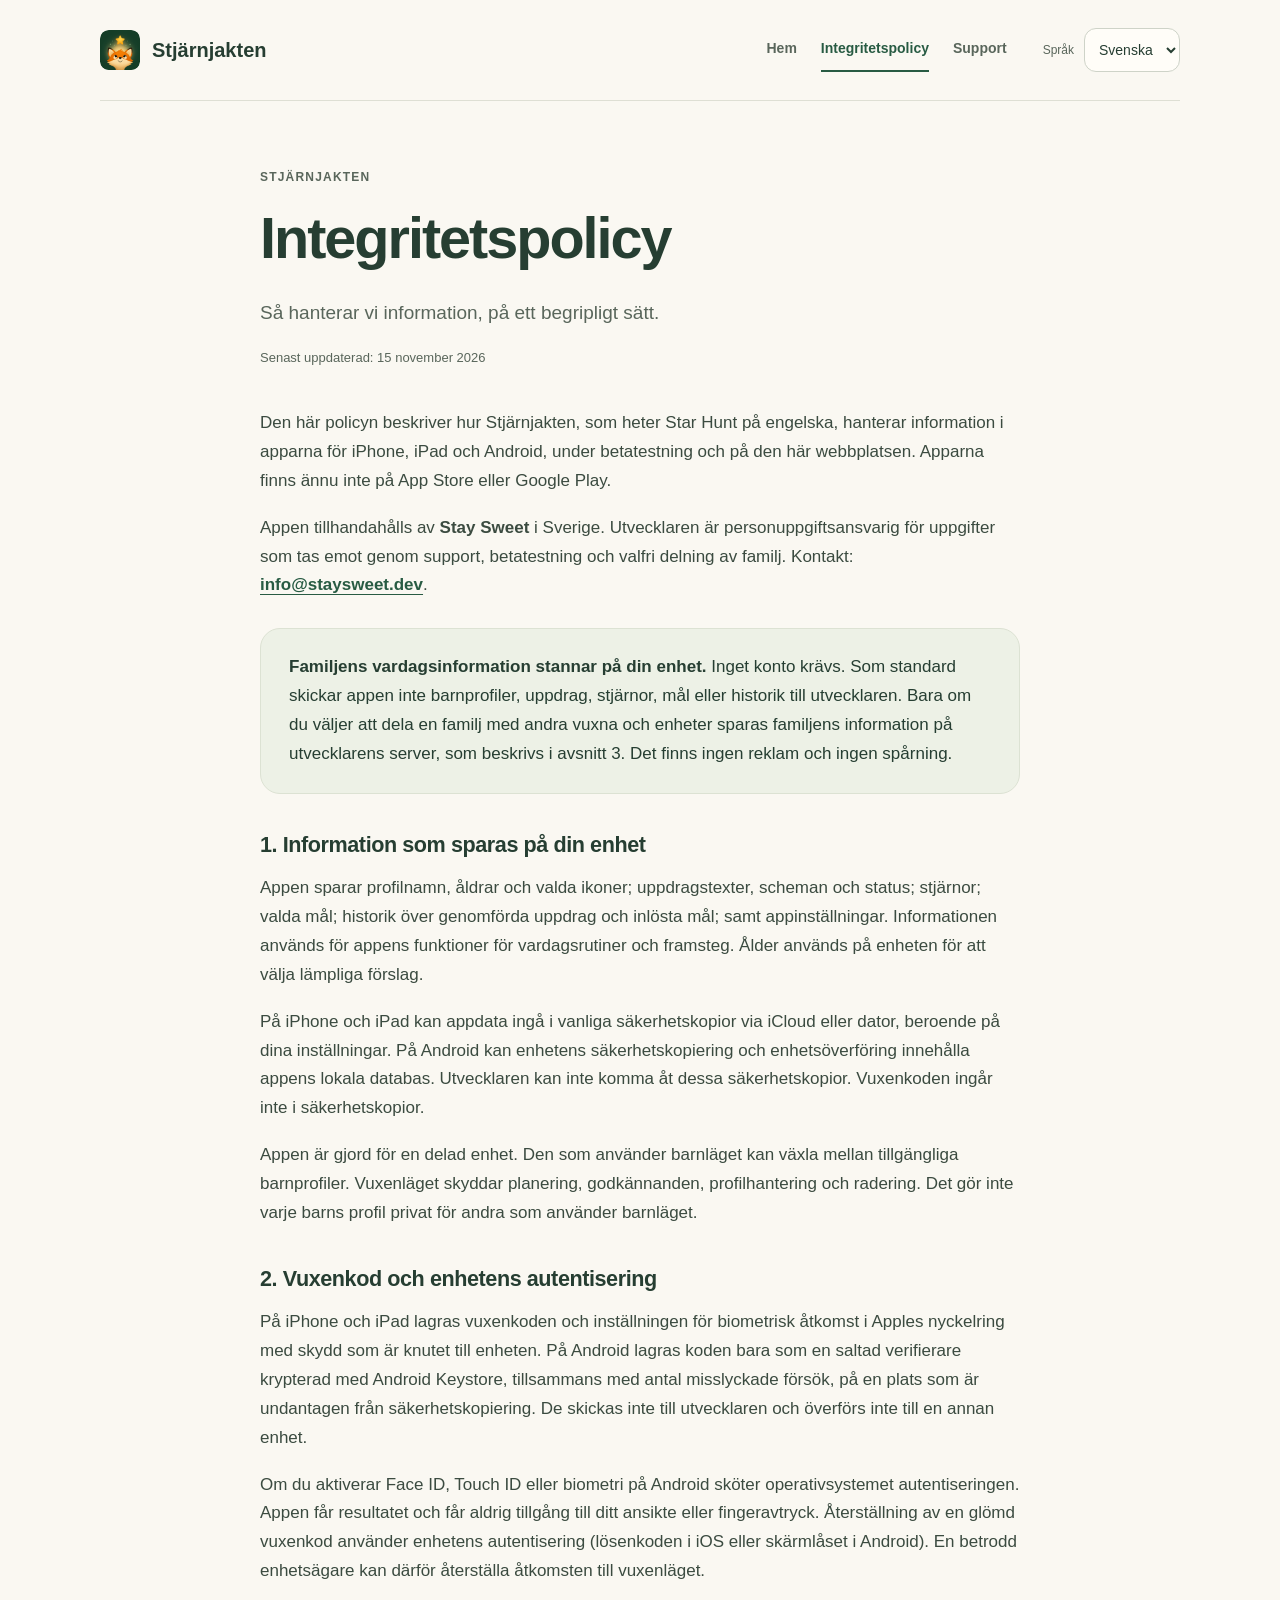
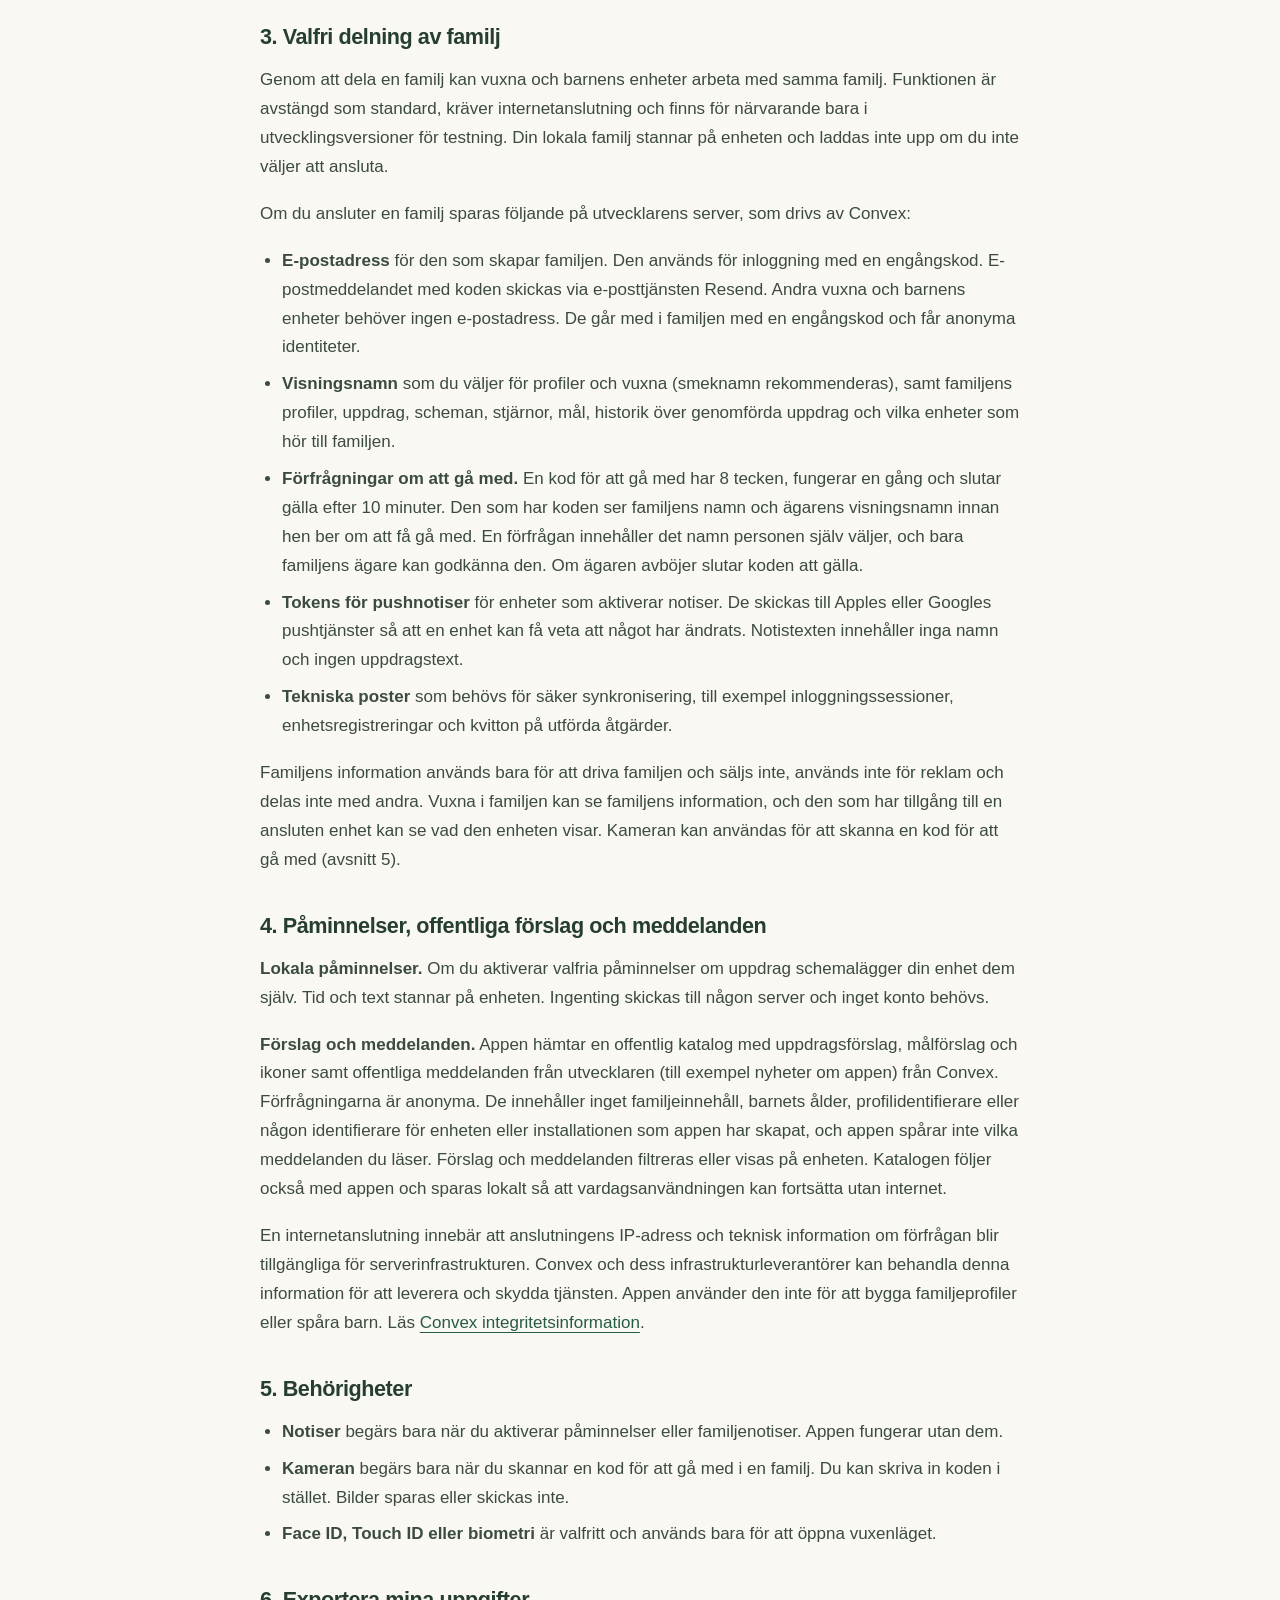
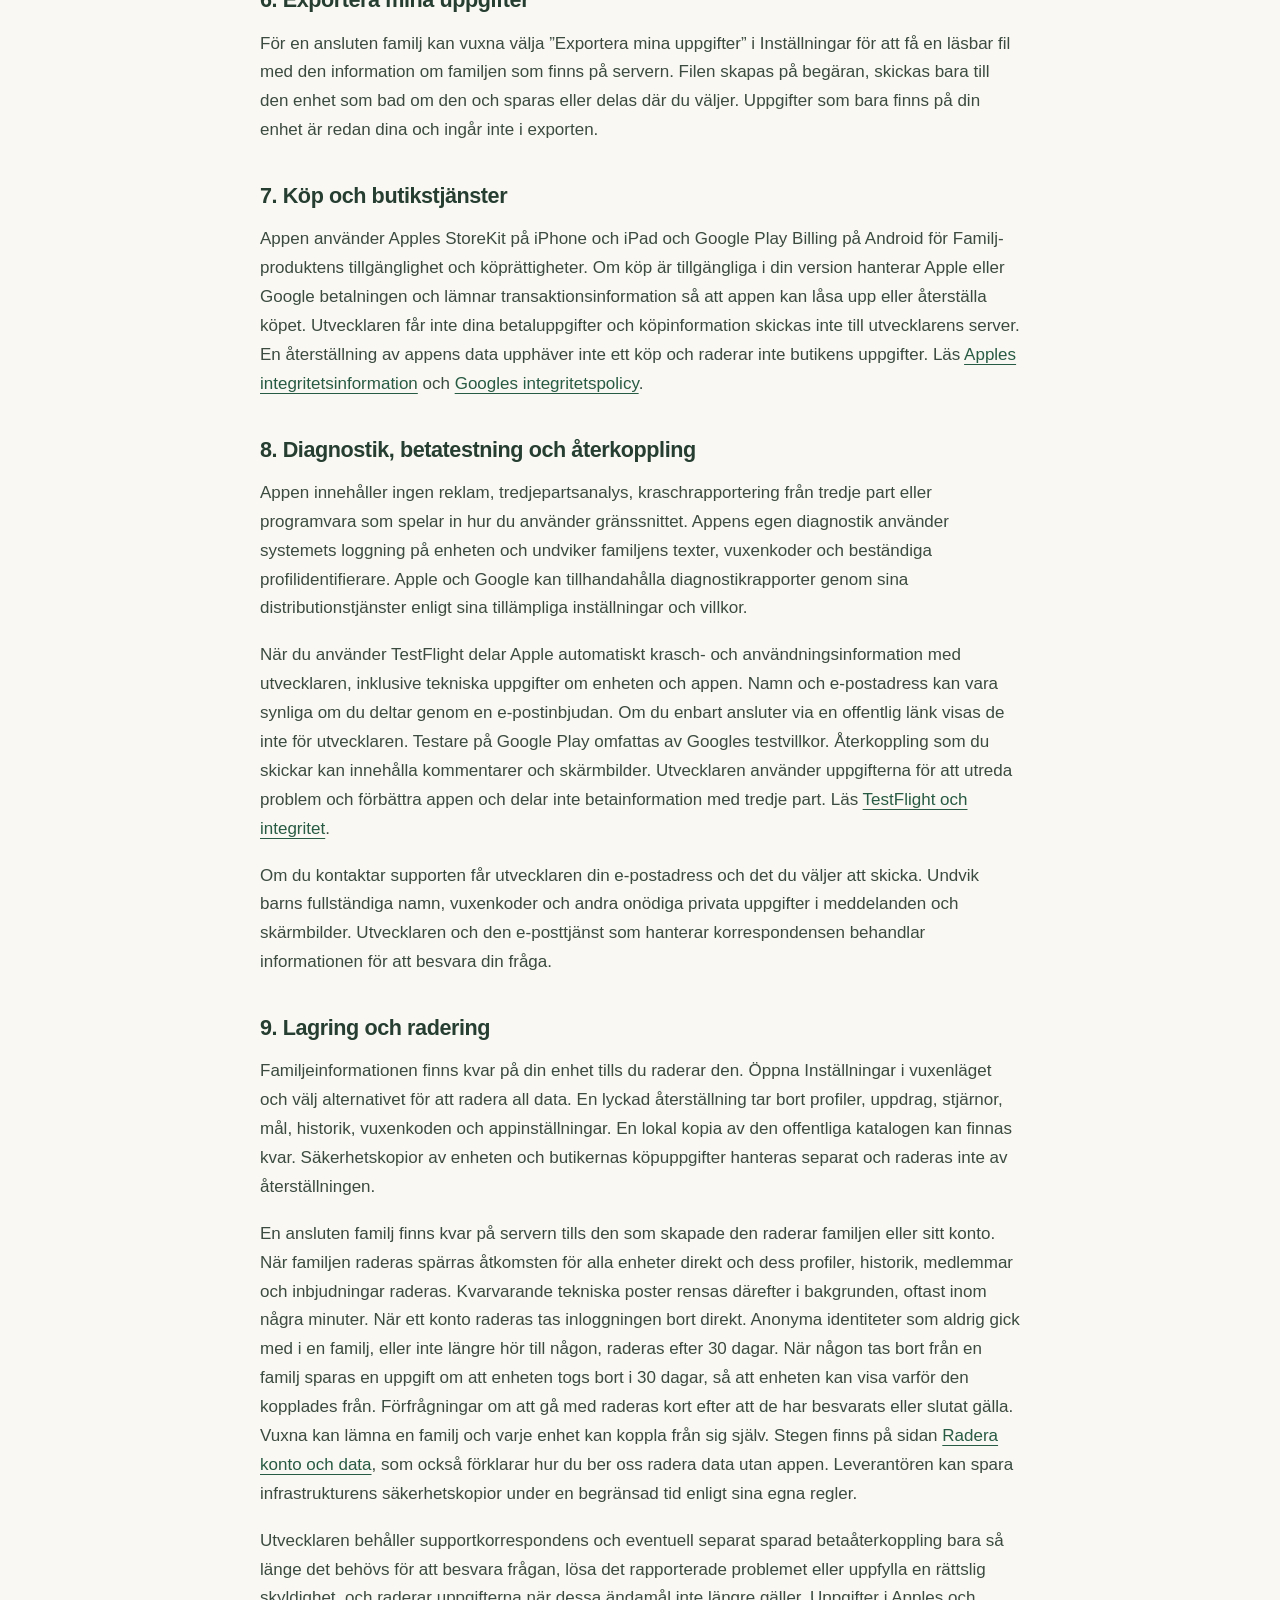
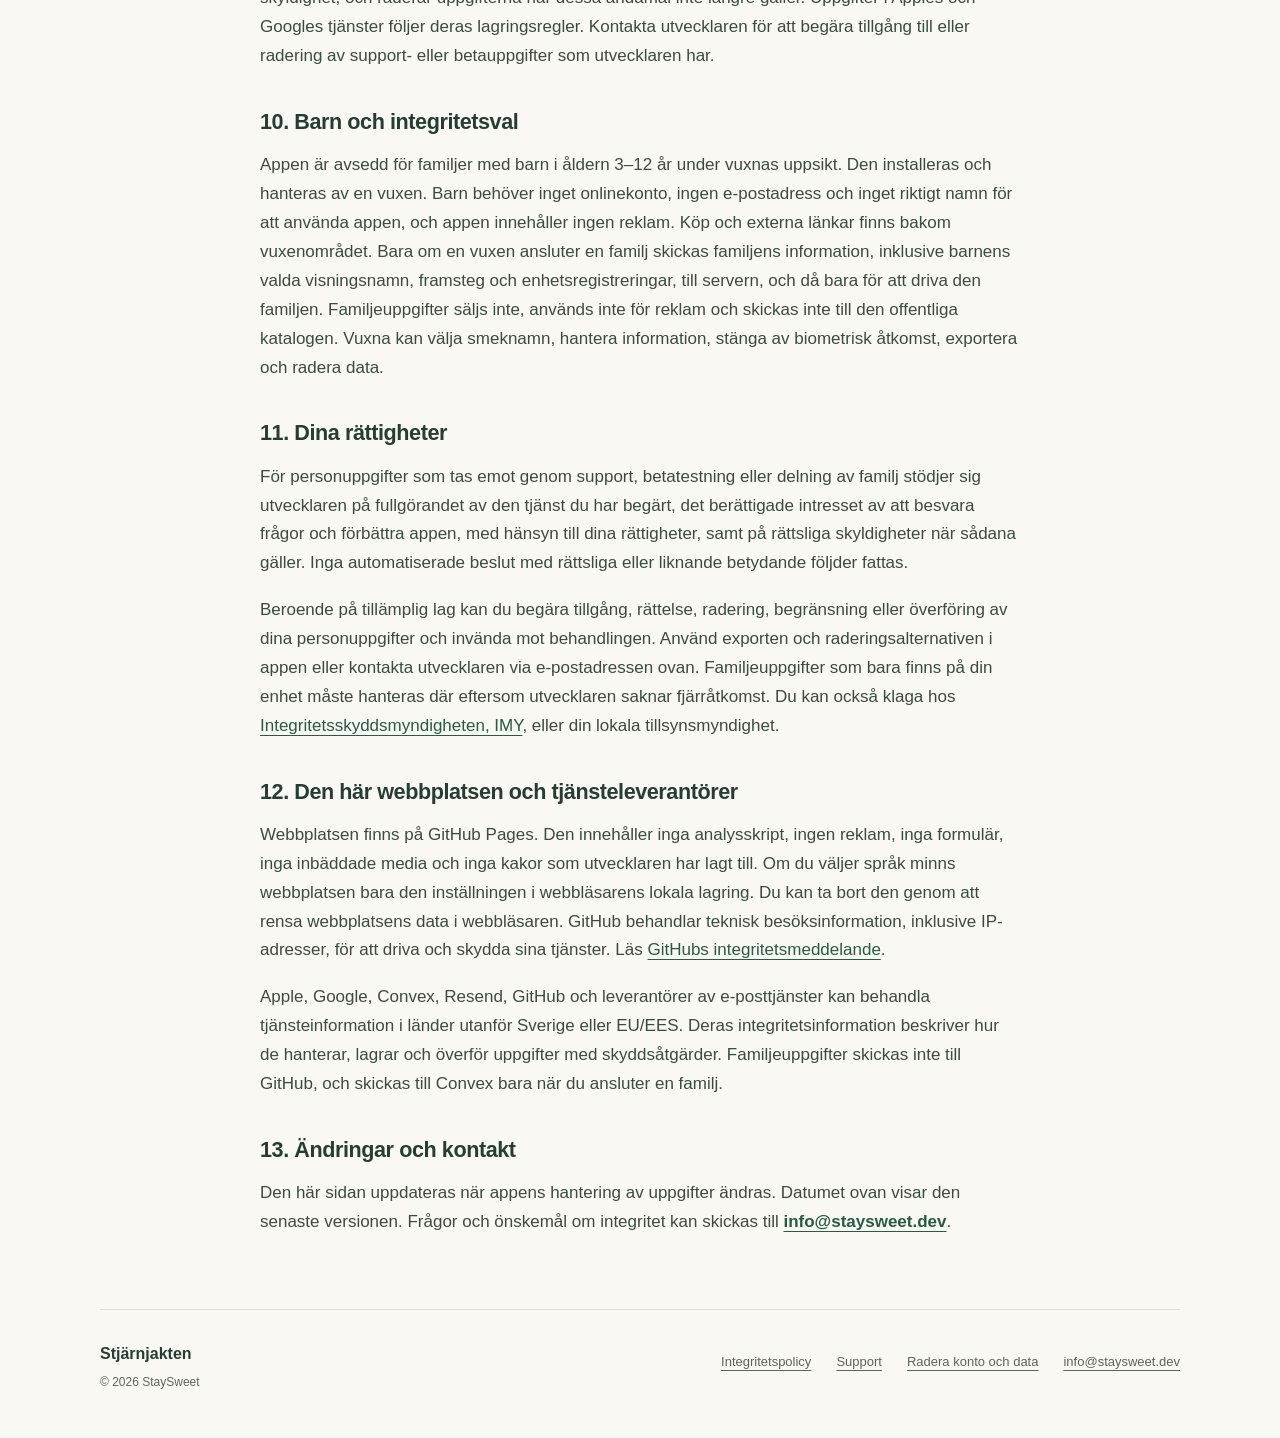
<file: sv/privacy/index.html>
<!doctype html>
<html lang="sv">
<head>
  <meta charset="utf-8">
  <meta name="viewport" content="width=device-width, initial-scale=1">
  <meta name="description" content="Så hanterar vi information, på ett begripligt sätt.">
  <meta name="color-scheme" content="light">
  <meta name="theme-color" content="#326454">
  <title>Integritetspolicy · Stjärnjakten</title>
  <link rel="canonical" href="https://starhunt.staysweet.dev/sv/privacy/">
  <link rel="alternate" hreflang="en" href="https://starhunt.staysweet.dev/en/privacy/">
  <link rel="alternate" hreflang="sv" href="https://starhunt.staysweet.dev/sv/privacy/">
  <link rel="alternate" hreflang="x-default" href="https://starhunt.staysweet.dev/privacy/">
  <meta property="og:type" content="website">
  <meta property="og:site_name" content="Stjärnjakten">
  <meta property="og:title" content="Integritetspolicy · Stjärnjakten">
  <meta property="og:description" content="Så hanterar vi information, på ett begripligt sätt.">
  <meta property="og:url" content="https://starhunt.staysweet.dev/sv/privacy/">
  <meta property="og:image" content="https://starhunt.staysweet.dev/assets/app-icon.png">
  <meta property="og:locale" content="sv_SE">
  <meta property="og:locale:alternate" content="en_US">
  <meta name="twitter:card" content="summary">
  <meta name="twitter:title" content="Integritetspolicy · Stjärnjakten">
  <meta name="twitter:description" content="Så hanterar vi information, på ett begripligt sätt.">
  <meta name="twitter:image" content="https://starhunt.staysweet.dev/assets/app-icon.png">
  <link rel="icon" type="image/png" sizes="1024x1024" href="/assets/app-icon.png">
  <link rel="apple-touch-icon" href="/assets/app-icon.png">
  <link rel="stylesheet" href="/styles.css">
  <script src="/language.js" defer></script>
</head>
<body>
  <a class="skip-link" href="#content">Till innehållet</a>
  <header class="site-header shell">
    <a class="brand" href="/sv/"><img class="brand-mark" src="/assets/app-icon.png" width="40" height="40" alt="">Stjärnjakten</a>
    <nav class="main-nav" aria-label="Huvudmeny"><a href="/sv/">Hem</a>
<a href="/sv/privacy/" aria-current="page">Integritetspolicy</a>
<a href="/sv/support/">Support</a></nav>
    <div class="language-picker" hidden>
      <label for="language">Språk</label>
      <select id="language" aria-describedby="language-hint"><option value="/en/privacy/">English</option><option value="/sv/privacy/" selected>Svenska</option></select>
      <span id="language-hint" class="sr-only">När du byter språk öppnas motsvarande sida.</span>
    </div>
    <noscript><nav class="fallback-languages" aria-label="Språk"><a href="/en/privacy/" lang="en" hreflang="en">English</a><a href="/sv/privacy/" lang="sv" hreflang="sv">Svenska</a></nav></noscript>
  </header>
  <main id="content" class="shell privacy-page">
    <header class="page-heading"><p class="eyebrow">Stjärnjakten</p><h1>Integritetspolicy</h1><p class="intro">Så hanterar vi information, på ett begripligt sätt.</p><p class="date">Senast uppdaterad: 15 november 2026</p></header>
    <article class="prose">
    <p>Den här policyn beskriver hur Stjärnjakten, som heter Star Hunt på engelska, hanterar information i apparna för iPhone, iPad och Android, under betatestning och på den här webbplatsen. Apparna finns ännu inte på App Store eller Google Play.</p>
    <p>Appen tillhandahålls av <strong>Stay Sweet</strong> i Sverige. Utvecklaren är personuppgiftsansvarig för uppgifter som tas emot genom support, betatestning och valfri delning av familj. Kontakt: <strong><a href="mailto:info@staysweet.dev">info@staysweet.dev</a></strong>.</p>
    <div class="summary"><strong>Familjens vardagsinformation stannar på din enhet.</strong> Inget konto krävs. Som standard skickar appen inte barnprofiler, uppdrag, stjärnor, mål eller historik till utvecklaren. Bara om du väljer att dela en familj med andra vuxna och enheter sparas familjens information på utvecklarens server, som beskrivs i avsnitt 3. Det finns ingen reklam och ingen spårning.</div>

    <h2>1. Information som sparas på din enhet</h2>
    <p>Appen sparar profilnamn, åldrar och valda ikoner; uppdragstexter, scheman och status; stjärnor; valda mål; historik över genomförda uppdrag och inlösta mål; samt appinställningar. Informationen används för appens funktioner för vardagsrutiner och framsteg. Ålder används på enheten för att välja lämpliga förslag.</p>
    <p>På iPhone och iPad kan appdata ingå i vanliga säkerhetskopior via iCloud eller dator, beroende på dina inställningar. På Android kan enhetens säkerhetskopiering och enhetsöverföring innehålla appens lokala databas. Utvecklaren kan inte komma åt dessa säkerhetskopior. Vuxenkoden ingår inte i säkerhetskopior.</p>
    <p>Appen är gjord för en delad enhet. Den som använder barnläget kan växla mellan tillgängliga barnprofiler. Vuxenläget skyddar planering, godkännanden, profilhantering och radering. Det gör inte varje barns profil privat för andra som använder barnläget.</p>

    <h2>2. Vuxenkod och enhetens autentisering</h2>
    <p>På iPhone och iPad lagras vuxenkoden och inställningen för biometrisk åtkomst i Apples nyckelring med skydd som är knutet till enheten. På Android lagras koden bara som en saltad verifierare krypterad med Android Keystore, tillsammans med antal misslyckade försök, på en plats som är undantagen från säkerhetskopiering. De skickas inte till utvecklaren och överförs inte till en annan enhet.</p>
    <p>Om du aktiverar Face ID, Touch ID eller biometri på Android sköter operativsystemet autentiseringen. Appen får resultatet och får aldrig tillgång till ditt ansikte eller fingeravtryck. Återställning av en glömd vuxenkod använder enhetens autentisering (lösenkoden i iOS eller skärmlåset i Android). En betrodd enhetsägare kan därför återställa åtkomsten till vuxenläget.</p>

    <h2>3. Valfri delning av familj</h2>
    <p>Genom att dela en familj kan vuxna och barnens enheter arbeta med samma familj. Funktionen är avstängd som standard, kräver internetanslutning och finns för närvarande bara i utvecklingsversioner för testning. Din lokala familj stannar på enheten och laddas inte upp om du inte väljer att ansluta.</p>
    <p>Om du ansluter en familj sparas följande på utvecklarens server, som drivs av Convex:</p>
    <ul>
      <li><strong>E-postadress</strong> för den som skapar familjen. Den används för inloggning med en engångskod. E-postmeddelandet med koden skickas via e-posttjänsten Resend. Andra vuxna och barnens enheter behöver ingen e-postadress. De går med i familjen med en engångskod och får anonyma identiteter.</li>
      <li><strong>Visningsnamn</strong> som du väljer för profiler och vuxna (smeknamn rekommenderas), samt familjens profiler, uppdrag, scheman, stjärnor, mål, historik över genomförda uppdrag och vilka enheter som hör till familjen.</li>
      <li><strong>Förfrågningar om att gå med.</strong> En kod för att gå med har 8 tecken, fungerar en gång och slutar gälla efter 10 minuter. Den som har koden ser familjens namn och ägarens visningsnamn innan hen ber om att få gå med. En förfrågan innehåller det namn personen själv väljer, och bara familjens ägare kan godkänna den. Om ägaren avböjer slutar koden att gälla.</li>
      <li><strong>Tokens för pushnotiser</strong> för enheter som aktiverar notiser. De skickas till Apples eller Googles pushtjänster så att en enhet kan få veta att något har ändrats. Notistexten innehåller inga namn och ingen uppdragstext.</li>
      <li><strong>Tekniska poster</strong> som behövs för säker synkronisering, till exempel inloggningssessioner, enhetsregistreringar och kvitton på utförda åtgärder.</li>
    </ul>
    <p>Familjens information används bara för att driva familjen och säljs inte, används inte för reklam och delas inte med andra. Vuxna i familjen kan se familjens information, och den som har tillgång till en ansluten enhet kan se vad den enheten visar. Kameran kan användas för att skanna en kod för att gå med (avsnitt 5).</p>

    <h2>4. Påminnelser, offentliga förslag och meddelanden</h2>
    <p><strong>Lokala påminnelser.</strong> Om du aktiverar valfria påminnelser om uppdrag schemalägger din enhet dem själv. Tid och text stannar på enheten. Ingenting skickas till någon server och inget konto behövs.</p>
    <p><strong>Förslag och meddelanden.</strong> Appen hämtar en offentlig katalog med uppdragsförslag, målförslag och ikoner samt offentliga meddelanden från utvecklaren (till exempel nyheter om appen) från Convex. Förfrågningarna är anonyma. De innehåller inget familjeinnehåll, barnets ålder, profilidentifierare eller någon identifierare för enheten eller installationen som appen har skapat, och appen spårar inte vilka meddelanden du läser. Förslag och meddelanden filtreras eller visas på enheten. Katalogen följer också med appen och sparas lokalt så att vardagsanvändningen kan fortsätta utan internet.</p>
    <p>En internetanslutning innebär att anslutningens IP-adress och teknisk information om förfrågan blir tillgängliga för serverinfrastrukturen. Convex och dess infrastrukturleverantörer kan behandla denna information för att leverera och skydda tjänsten. Appen använder den inte för att bygga familjeprofiler eller spåra barn. Läs <a href="https://www.convex.dev/legal/privacy">Convex integritetsinformation</a>.</p>

    <h2>5. Behörigheter</h2>
    <ul>
      <li><strong>Notiser</strong> begärs bara när du aktiverar påminnelser eller familjenotiser. Appen fungerar utan dem.</li>
      <li><strong>Kameran</strong> begärs bara när du skannar en kod för att gå med i en familj. Du kan skriva in koden i stället. Bilder sparas eller skickas inte.</li>
      <li><strong>Face ID, Touch ID eller biometri</strong> är valfritt och används bara för att öppna vuxenläget.</li>
    </ul>

    <h2>6. Exportera mina uppgifter</h2>
    <p>För en ansluten familj kan vuxna välja ”Exportera mina uppgifter” i Inställningar för att få en läsbar fil med den information om familjen som finns på servern. Filen skapas på begäran, skickas bara till den enhet som bad om den och sparas eller delas där du väljer. Uppgifter som bara finns på din enhet är redan dina och ingår inte i exporten.</p>

    <h2>7. Köp och butikstjänster</h2>
    <p>Appen använder Apples StoreKit på iPhone och iPad och Google Play Billing på Android för Familj-produktens tillgänglighet och köprättigheter. Om köp är tillgängliga i din version hanterar Apple eller Google betalningen och lämnar transaktionsinformation så att appen kan låsa upp eller återställa köpet. Utvecklaren får inte dina betaluppgifter och köpinformation skickas inte till utvecklarens server. En återställning av appens data upphäver inte ett köp och raderar inte butikens uppgifter. Läs <a href="https://www.apple.com/legal/privacy/">Apples integritetsinformation</a> och <a href="https://policies.google.com/privacy">Googles integritetspolicy</a>.</p>

    <h2>8. Diagnostik, betatestning och återkoppling</h2>
    <p>Appen innehåller ingen reklam, tredjepartsanalys, kraschrapportering från tredje part eller programvara som spelar in hur du använder gränssnittet. Appens egen diagnostik använder systemets loggning på enheten och undviker familjens texter, vuxenkoder och beständiga profilidentifierare. Apple och Google kan tillhandahålla diagnostikrapporter genom sina distributionstjänster enligt sina tillämpliga inställningar och villkor.</p>
    <p>När du använder TestFlight delar Apple automatiskt krasch- och användningsinformation med utvecklaren, inklusive tekniska uppgifter om enheten och appen. Namn och e-postadress kan vara synliga om du deltar genom en e-postinbjudan. Om du enbart ansluter via en offentlig länk visas de inte för utvecklaren. Testare på Google Play omfattas av Googles testvillkor. Återkoppling som du skickar kan innehålla kommentarer och skärmbilder. Utvecklaren använder uppgifterna för att utreda problem och förbättra appen och delar inte betainformation med tredje part. Läs <a href="https://www.apple.com/legal/privacy/data/en/test-flight/">TestFlight och integritet</a>.</p>
    <p>Om du kontaktar supporten får utvecklaren din e-postadress och det du väljer att skicka. Undvik barns fullständiga namn, vuxenkoder och andra onödiga privata uppgifter i meddelanden och skärmbilder. Utvecklaren och den e-posttjänst som hanterar korrespondensen behandlar informationen för att besvara din fråga.</p>

    <h2>9. Lagring och radering</h2>
    <p>Familjeinformationen finns kvar på din enhet tills du raderar den. Öppna Inställningar i vuxenläget och välj alternativet för att radera all data. En lyckad återställning tar bort profiler, uppdrag, stjärnor, mål, historik, vuxenkoden och appinställningar. En lokal kopia av den offentliga katalogen kan finnas kvar. Säkerhetskopior av enheten och butikernas köpuppgifter hanteras separat och raderas inte av återställningen.</p>
    <p>En ansluten familj finns kvar på servern tills den som skapade den raderar familjen eller sitt konto. När familjen raderas spärras åtkomsten för alla enheter direkt och dess profiler, historik, medlemmar och inbjudningar raderas. Kvarvarande tekniska poster rensas därefter i bakgrunden, oftast inom några minuter. När ett konto raderas tas inloggningen bort direkt. Anonyma identiteter som aldrig gick med i en familj, eller inte längre hör till någon, raderas efter 30 dagar. När någon tas bort från en familj sparas en uppgift om att enheten togs bort i 30 dagar, så att enheten kan visa varför den kopplades från. Förfrågningar om att gå med raderas kort efter att de har besvarats eller slutat gälla. Vuxna kan lämna en familj och varje enhet kan koppla från sig själv. Stegen finns på sidan <a href="/sv/delete-account/">Radera konto och data</a>, som också förklarar hur du ber oss radera data utan appen. Leverantören kan spara infrastrukturens säkerhetskopior under en begränsad tid enligt sina egna regler.</p>
    <p>Utvecklaren behåller supportkorrespondens och eventuell separat sparad betaåterkoppling bara så länge det behövs för att besvara frågan, lösa det rapporterade problemet eller uppfylla en rättslig skyldighet, och raderar uppgifterna när dessa ändamål inte längre gäller. Uppgifter i Apples och Googles tjänster följer deras lagringsregler. Kontakta utvecklaren för att begära tillgång till eller radering av support- eller betauppgifter som utvecklaren har.</p>

    <h2>10. Barn och integritetsval</h2>
    <p>Appen är avsedd för familjer med barn i åldern 3–12 år under vuxnas uppsikt. Den installeras och hanteras av en vuxen. Barn behöver inget onlinekonto, ingen e-postadress och inget riktigt namn för att använda appen, och appen innehåller ingen reklam. Köp och externa länkar finns bakom vuxenområdet. Bara om en vuxen ansluter en familj skickas familjens information, inklusive barnens valda visningsnamn, framsteg och enhetsregistreringar, till servern, och då bara för att driva den familjen. Familjeuppgifter säljs inte, används inte för reklam och skickas inte till den offentliga katalogen. Vuxna kan välja smeknamn, hantera information, stänga av biometrisk åtkomst, exportera och radera data.</p>

    <h2>11. Dina rättigheter</h2>
    <p>För personuppgifter som tas emot genom support, betatestning eller delning av familj stödjer sig utvecklaren på fullgörandet av den tjänst du har begärt, det berättigade intresset av att besvara frågor och förbättra appen, med hänsyn till dina rättigheter, samt på rättsliga skyldigheter när sådana gäller. Inga automatiserade beslut med rättsliga eller liknande betydande följder fattas.</p>
    <p>Beroende på tillämplig lag kan du begära tillgång, rättelse, radering, begränsning eller överföring av dina personuppgifter och invända mot behandlingen. Använd exporten och raderingsalternativen i appen eller kontakta utvecklaren via e-postadressen ovan. Familjeuppgifter som bara finns på din enhet måste hanteras där eftersom utvecklaren saknar fjärråtkomst. Du kan också klaga hos <a href="https://www.imy.se/privatperson/dataskydd/dina-rattigheter/">Integritetsskyddsmyndigheten, IMY</a>, eller din lokala tillsynsmyndighet.</p>

    <h2>12. Den här webbplatsen och tjänsteleverantörer</h2>
    <p>Webbplatsen finns på GitHub Pages. Den innehåller inga analysskript, ingen reklam, inga formulär, inga inbäddade media och inga kakor som utvecklaren har lagt till. Om du väljer språk minns webbplatsen bara den inställningen i webbläsarens lokala lagring. Du kan ta bort den genom att rensa webbplatsens data i webbläsaren. GitHub behandlar teknisk besöksinformation, inklusive IP-adresser, för att driva och skydda sina tjänster. Läs <a href="https://docs.github.com/en/site-policy/privacy-policies/github-general-privacy-statement">GitHubs integritetsmeddelande</a>.</p>
    <p>Apple, Google, Convex, Resend, GitHub och leverantörer av e-posttjänster kan behandla tjänsteinformation i länder utanför Sverige eller EU/EES. Deras integritetsinformation beskriver hur de hanterar, lagrar och överför uppgifter med skyddsåtgärder. Familjeuppgifter skickas inte till GitHub, och skickas till Convex bara när du ansluter en familj.</p>

    <h2>13. Ändringar och kontakt</h2>
    <p>Den här sidan uppdateras när appens hantering av uppgifter ändras. Datumet ovan visar den senaste versionen. Frågor och önskemål om integritet kan skickas till <strong><a href="mailto:info@staysweet.dev">info@staysweet.dev</a></strong>.</p>
    </article>
  </main>
  <footer class="site-footer shell">
    <div><span class="footer-brand">Stjärnjakten</span><span class="credit">© 2026 StaySweet</span></div>
    <nav aria-label="Information"><a href="/sv/privacy/">Integritetspolicy</a><a href="/sv/support/">Support</a><a href="/sv/delete-account/">Radera konto och data</a><a href="mailto:info@staysweet.dev">info@staysweet.dev</a></nav>
  </footer>
</body>
</html>
</file>
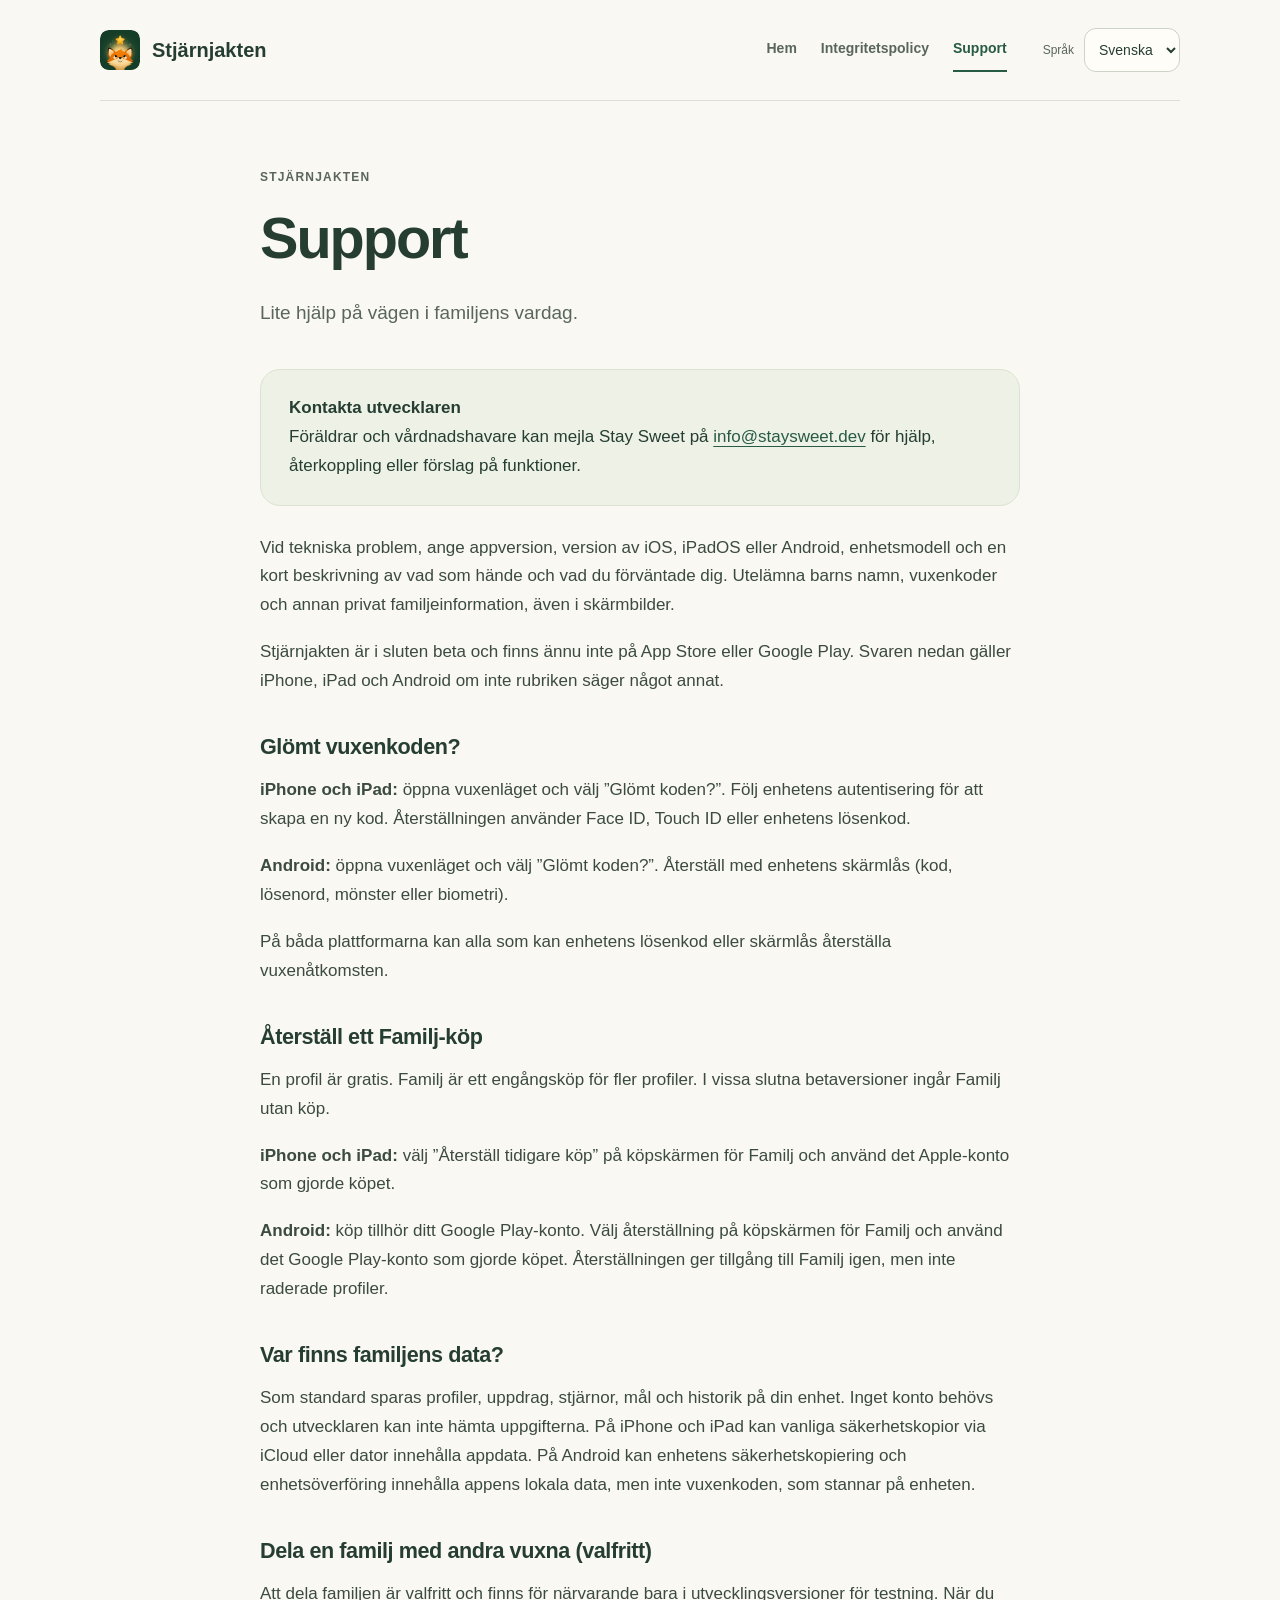
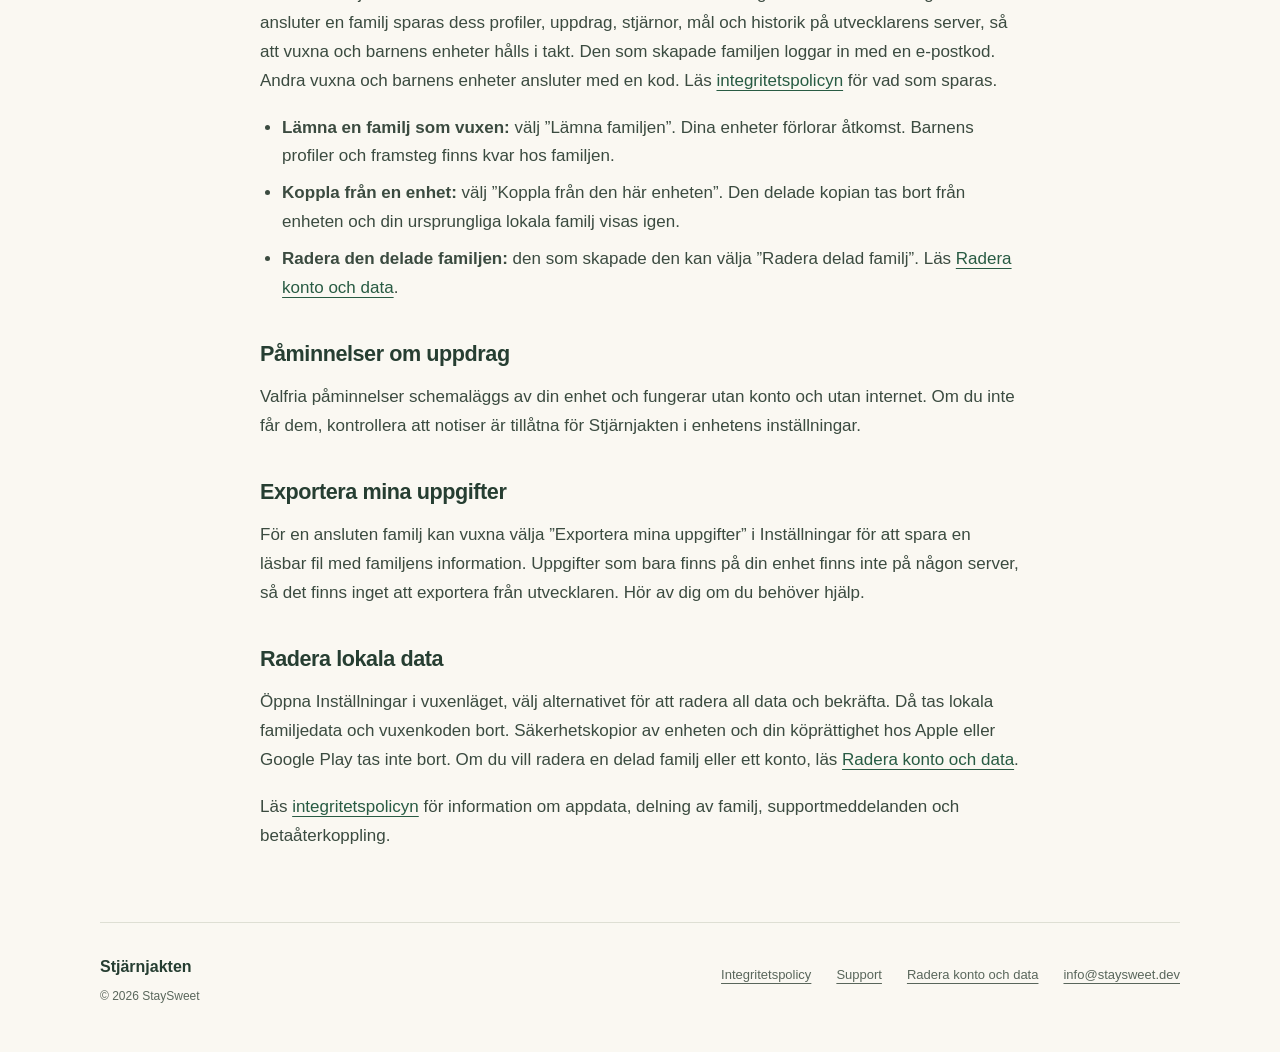
<file: sv/support/index.html>
<!doctype html>
<html lang="sv">
<head>
  <meta charset="utf-8">
  <meta name="viewport" content="width=device-width, initial-scale=1">
  <meta name="description" content="Lite hjälp på vägen i familjens vardag.">
  <meta name="color-scheme" content="light">
  <meta name="theme-color" content="#326454">
  <title>Support · Stjärnjakten</title>
  <link rel="canonical" href="https://starhunt.staysweet.dev/sv/support/">
  <link rel="alternate" hreflang="en" href="https://starhunt.staysweet.dev/en/support/">
  <link rel="alternate" hreflang="sv" href="https://starhunt.staysweet.dev/sv/support/">
  <link rel="alternate" hreflang="x-default" href="https://starhunt.staysweet.dev/support/">
  <meta property="og:type" content="website">
  <meta property="og:site_name" content="Stjärnjakten">
  <meta property="og:title" content="Support · Stjärnjakten">
  <meta property="og:description" content="Lite hjälp på vägen i familjens vardag.">
  <meta property="og:url" content="https://starhunt.staysweet.dev/sv/support/">
  <meta property="og:image" content="https://starhunt.staysweet.dev/assets/app-icon.png">
  <meta property="og:locale" content="sv_SE">
  <meta property="og:locale:alternate" content="en_US">
  <meta name="twitter:card" content="summary">
  <meta name="twitter:title" content="Support · Stjärnjakten">
  <meta name="twitter:description" content="Lite hjälp på vägen i familjens vardag.">
  <meta name="twitter:image" content="https://starhunt.staysweet.dev/assets/app-icon.png">
  <link rel="icon" type="image/png" sizes="1024x1024" href="/assets/app-icon.png">
  <link rel="apple-touch-icon" href="/assets/app-icon.png">
  <link rel="stylesheet" href="/styles.css">
  <script src="/language.js" defer></script>
</head>
<body>
  <a class="skip-link" href="#content">Till innehållet</a>
  <header class="site-header shell">
    <a class="brand" href="/sv/"><img class="brand-mark" src="/assets/app-icon.png" width="40" height="40" alt="">Stjärnjakten</a>
    <nav class="main-nav" aria-label="Huvudmeny"><a href="/sv/">Hem</a>
<a href="/sv/privacy/">Integritetspolicy</a>
<a href="/sv/support/" aria-current="page">Support</a></nav>
    <div class="language-picker" hidden>
      <label for="language">Språk</label>
      <select id="language" aria-describedby="language-hint"><option value="/en/support/">English</option><option value="/sv/support/" selected>Svenska</option></select>
      <span id="language-hint" class="sr-only">När du byter språk öppnas motsvarande sida.</span>
    </div>
    <noscript><nav class="fallback-languages" aria-label="Språk"><a href="/en/support/" lang="en" hreflang="en">English</a><a href="/sv/support/" lang="sv" hreflang="sv">Svenska</a></nav></noscript>
  </header>
  <main id="content" class="shell support-page">
    <header class="page-heading"><p class="eyebrow">Stjärnjakten</p><h1>Support</h1><p class="intro">Lite hjälp på vägen i familjens vardag.</p></header>
    <article class="prose">
    <div class="summary"><strong>Kontakta utvecklaren</strong><br>Föräldrar och vårdnadshavare kan mejla Stay Sweet på <a href="mailto:info@staysweet.dev">info@staysweet.dev</a> för hjälp, återkoppling eller förslag på funktioner.</div>
    <p>Vid tekniska problem, ange appversion, version av iOS, iPadOS eller Android, enhetsmodell och en kort beskrivning av vad som hände och vad du förväntade dig. Utelämna barns namn, vuxenkoder och annan privat familjeinformation, även i skärmbilder.</p>
    <p>Stjärnjakten är i sluten beta och finns ännu inte på App Store eller Google Play. Svaren nedan gäller iPhone, iPad och Android om inte rubriken säger något annat.</p>
    <h2>Glömt vuxenkoden?</h2>
    <p><strong>iPhone och iPad:</strong> öppna vuxenläget och välj ”Glömt koden?”. Följ enhetens autentisering för att skapa en ny kod. Återställningen använder Face ID, Touch ID eller enhetens lösenkod.</p>
    <p><strong>Android:</strong> öppna vuxenläget och välj ”Glömt koden?”. Återställ med enhetens skärmlås (kod, lösenord, mönster eller biometri).</p>
    <p>På båda plattformarna kan alla som kan enhetens lösenkod eller skärmlås återställa vuxenåtkomsten.</p>
    <h2>Återställ ett Familj-köp</h2>
    <p>En profil är gratis. Familj är ett engångsköp för fler profiler. I vissa slutna betaversioner ingår Familj utan köp.</p>
    <p><strong>iPhone och iPad:</strong> välj ”Återställ tidigare köp” på köpskärmen för Familj och använd det Apple-konto som gjorde köpet.</p>
    <p><strong>Android:</strong> köp tillhör ditt Google Play-konto. Välj återställning på köpskärmen för Familj och använd det Google Play-konto som gjorde köpet. Återställningen ger tillgång till Familj igen, men inte raderade profiler.</p>
    <h2>Var finns familjens data?</h2>
    <p>Som standard sparas profiler, uppdrag, stjärnor, mål och historik på din enhet. Inget konto behövs och utvecklaren kan inte hämta uppgifterna. På iPhone och iPad kan vanliga säkerhetskopior via iCloud eller dator innehålla appdata. På Android kan enhetens säkerhetskopiering och enhetsöverföring innehålla appens lokala data, men inte vuxenkoden, som stannar på enheten.</p>
    <h2>Dela en familj med andra vuxna (valfritt)</h2>
    <p>Att dela familjen är valfritt och finns för närvarande bara i utvecklingsversioner för testning. När du ansluter en familj sparas dess profiler, uppdrag, stjärnor, mål och historik på utvecklarens server, så att vuxna och barnens enheter hålls i takt. Den som skapade familjen loggar in med en e-postkod. Andra vuxna och barnens enheter ansluter med en kod. Läs <a href="/sv/privacy/">integritetspolicyn</a> för vad som sparas.</p>
    <ul>
      <li><strong>Lämna en familj som vuxen:</strong> välj ”Lämna familjen”. Dina enheter förlorar åtkomst. Barnens profiler och framsteg finns kvar hos familjen.</li>
      <li><strong>Koppla från en enhet:</strong> välj ”Koppla från den här enheten”. Den delade kopian tas bort från enheten och din ursprungliga lokala familj visas igen.</li>
      <li><strong>Radera den delade familjen:</strong> den som skapade den kan välja ”Radera delad familj”. Läs <a href="/sv/delete-account/">Radera konto och data</a>.</li>
    </ul>
    <h2>Påminnelser om uppdrag</h2>
    <p>Valfria påminnelser schemaläggs av din enhet och fungerar utan konto och utan internet. Om du inte får dem, kontrollera att notiser är tillåtna för Stjärnjakten i enhetens inställningar.</p>
    <h2>Exportera mina uppgifter</h2>
    <p>För en ansluten familj kan vuxna välja ”Exportera mina uppgifter” i Inställningar för att spara en läsbar fil med familjens information. Uppgifter som bara finns på din enhet finns inte på någon server, så det finns inget att exportera från utvecklaren. Hör av dig om du behöver hjälp.</p>
    <h2>Radera lokala data</h2>
    <p>Öppna Inställningar i vuxenläget, välj alternativet för att radera all data och bekräfta. Då tas lokala familjedata och vuxenkoden bort. Säkerhetskopior av enheten och din köprättighet hos Apple eller Google Play tas inte bort. Om du vill radera en delad familj eller ett konto, läs <a href="/sv/delete-account/">Radera konto och data</a>.</p>
    <p>Läs <a href="/sv/privacy/">integritetspolicyn</a> för information om appdata, delning av familj, supportmeddelanden och betaåterkoppling.</p>
    </article>
  </main>
  <footer class="site-footer shell">
    <div><span class="footer-brand">Stjärnjakten</span><span class="credit">© 2026 StaySweet</span></div>
    <nav aria-label="Information"><a href="/sv/privacy/">Integritetspolicy</a><a href="/sv/support/">Support</a><a href="/sv/delete-account/">Radera konto och data</a><a href="mailto:info@staysweet.dev">info@staysweet.dev</a></nav>
  </footer>
</body>
</html>
</file>
<file: styles.css>
:root {
  color-scheme: light;
  font-family: ui-rounded, -apple-system, BlinkMacSystemFont, "Segoe UI", sans-serif;
  color: #263e32;
  background: #faf8f2;
  font-synthesis: none;
  --green: #285b43;
  --muted: #59665b;
  --line: #dedfd4;
}
* { box-sizing: border-box; }
[hidden] { display: none !important; }
body { margin: 0; font-size: 17px; line-height: 1.7; }
a { color: var(--green); text-underline-offset: 4px; overflow-wrap: anywhere; }
a:hover { text-decoration-thickness: 2px; }
a:focus-visible, select:focus-visible { outline: 3px solid #aa571e; outline-offset: 5px; border-radius: 4px; }
.shell { width: min(100% - 80px, 1080px); margin-inline: auto; }
.site-header { display: grid; grid-template-columns: 1fr auto auto; align-items: center; gap: 36px; padding-block: 28px; border-bottom: 1px solid var(--line); }
.brand { display: inline-flex; align-items: center; gap: 12px; justify-self: start; font-weight: 750; font-size: 20px; line-height: 1.2; text-decoration: none; color: #263e32; min-height: 44px; }
.brand-mark { display: block; flex-shrink: 0; width: 40px; height: 40px; border-radius: 22%; object-fit: cover; }
.main-nav { display: flex; flex-wrap: wrap; gap: 24px; align-items: center; }
.main-nav a { display: inline-flex; align-items: center; min-height: 44px; color: var(--muted); font-size: 14px; font-weight: 600; text-decoration: none; border-bottom: 2px solid transparent; }
.main-nav a[aria-current="page"] { color: var(--green); border-color: var(--green); }
.main-nav a:hover { color: var(--green); }
.language-picker { display: flex; align-items: center; gap: 10px; }
.language-picker label { font-size: 12px; color: var(--muted); }
.language-picker select { min-height: 44px; max-width: 100%; border: 1px solid #ced3c8; border-radius: 12px; padding: 8px 10px; background: #fffdf8; color: #263e32; font: inherit; font-size: 14px; cursor: pointer; }
h1, h2, h3 { letter-spacing: -.035em; line-height: 1.15; }
h1 { font-size: clamp(2.6rem, 5vw, 4rem); margin: 16px 0 24px; font-weight: 750; }
h2 { font-size: 1.8rem; margin: 0 0 18px; }
h3 { font-size: 1.2rem; margin: 0 0 12px; }
p { margin: 0 0 18px; }
.eyebrow { color: var(--muted); font-size: 12px; font-weight: 700; letter-spacing: .1em; text-transform: uppercase; }
.intro { color: var(--muted); font-size: 19px; line-height: 1.75; max-width: 52ch; }
.hero { display: grid; grid-template-columns: 1.45fr 1fr; align-items: center; gap: 70px; padding-block: 76px; }
.hero-copy .button { margin-top: 10px; }
.button { display: inline-flex; align-items: center; justify-content: center; gap: 30px; padding: 13px 23px; border-radius: 14px; min-height: 48px; background: var(--green); color: #fffef9; text-decoration: none; font-size: 15px; font-weight: 650; }
.button:hover { background: #1e4935; }
.welcome-card { padding: 34px; border: 1px solid #dce2d3; border-radius: 32px; background: #edf1e6; text-align: center; transform: rotate(2deg); }
.welcome-card p { max-width: 25ch; margin: 18px auto 0; font-size: 16px; color: #465640; }
.app-art { margin-bottom: 26px; }
.app-art img { display: block; width: 176px; height: 176px; margin-inline: auto; border-radius: 22%; }
.status { display: inline-block; border: 1px solid #c8d3be; border-radius: 30px; padding: 5px 13px; color: #365438; font-size: 12px; font-weight: 650; background: #f9fbf5; }
.features-section { padding: 44px 0 50px; border-top: 1px solid var(--line); }
.features-section > h2 { margin-bottom: 32px; }
.features { display: grid; grid-template-columns: repeat(3, 1fr); gap: 35px; }
.feature-number { display: block; margin-bottom: 18px; color: #7d6952; font-size: 12px; font-weight: 650; letter-spacing: .08em; }
.feature p { color: var(--muted); font-size: 15px; margin: 0; }
.family-note { display: grid; grid-template-columns: 1fr 1.7fr; gap: 40px; padding: 30px 34px; border-radius: 20px; background: #f1ede2; margin-bottom: 64px; }
.family-note h2 { font-size: 1.35rem; margin: 0; }
.family-note p { font-size: 15px; color: #555e51; margin: 0; }
.page-heading { max-width: 760px; margin: 66px auto 40px; }
.page-heading h1 { font-size: clamp(2.4rem, 5vw, 3.6rem); overflow-wrap: anywhere; }
.page-heading .intro { margin-bottom: 18px; }
.date { color: var(--muted); font-size: 13px; }
.prose { max-width: 760px; margin: 0 auto 72px; }
.prose p { color: #3b4b40; }
.prose ul { margin: 0 0 18px; padding-left: 1.3em; }
.prose li { margin-bottom: 8px; color: #3b4b40; }
.prose h2 { margin: 36px 0 14px; font-size: 1.35rem; line-height: 1.4; letter-spacing: -.02em; }
.summary { border: 1px solid #dce2d3; border-radius: 20px; padding: 24px 28px; background: #edf1e6; margin: 28px 0; }
.summary strong { color: #263e32; }
.prose > .summary:first-child { margin-top: 0; }
.site-footer { display: flex; justify-content: space-between; align-items: start; gap: 32px; padding: 30px 0 42px; border-top: 1px solid var(--line); }
.footer-brand { display: block; font-size: 16px; font-weight: 700; }
.credit { font-size: 12px; color: var(--muted); }
.site-footer nav { display: flex; align-items: center; flex-wrap: wrap; gap: 8px 25px; }
.site-footer a { display: inline-flex; align-items: center; min-height: 44px; font-size: 13px; color: var(--muted); }
.skip-link { position: absolute; left: 16px; top: -100px; padding: 10px 16px; background: white; z-index: 1; }
.skip-link:focus { top: 12px; }
.sr-only { position: absolute; width: 1px; height: 1px; padding: 0; margin: -1px; overflow: hidden; clip-path: inset(50%); white-space: nowrap; border: 0; }
.fallback-languages { display: flex; gap: 16px; }
.fallback-languages a { display: inline-flex; align-items: center; min-height: 44px; }
.language-entry { max-width: 650px; padding-block: 80px; }
.language-entry nav { display: flex; flex-wrap: wrap; gap: 16px; }
@media (max-width: 900px) {
  .shell { width: calc(100% - 48px); }
  .site-header { gap: 22px; }
  .language-picker label { position: absolute; width: 1px; height: 1px; overflow: hidden; clip-path: inset(50%); }
  .main-nav { gap: 16px; }
  .hero { gap: 30px; padding-block: 50px; }
  .welcome-card { padding: 26px 20px; }
}
@media (max-width: 680px) {
  .shell { width: calc(100% - 40px); }
  .site-header { grid-template-columns: 1fr auto; gap: 16px; padding: 20px 0 10px; }
  .brand { font-size: 18px; gap: 9px; }
  .brand-mark { width: 34px; height: 34px; }
  .main-nav { grid-column: 1 / -1; grid-row: 2; gap: 25px; }
  .language-picker { grid-column: 2; grid-row: 1; }
  .hero { grid-template-columns: 1fr; padding: 40px 0; gap: 38px; }
  h1 { font-size: clamp(2.5rem, 9vw, 3.5rem); }
  .intro { font-size: 17px; }
  .welcome-card { transform: none; padding: 24px; }
  .app-art { margin-bottom: 20px; }
  .app-art img { width: 140px; height: 140px; }
  .welcome-card p { max-width: 30ch; }
  .features { grid-template-columns: 1fr; gap: 26px; }
  .feature-number { margin-bottom: 8px; }
  .features-section { padding-block: 34px; }
  .family-note { grid-template-columns: 1fr; gap: 12px; padding: 24px; margin-bottom: 40px; }
  .page-heading { margin: 40px 0 28px; }
  .summary { padding: 20px; }
  .site-footer { flex-direction: column; gap: 12px; padding-bottom: 28px; }
  .site-footer nav { gap: 0 22px; }
}
@media print {
  body { background: white; color: black; font-size: 11pt; }
  .shell { width: 100%; }
  .site-header, .site-footer, .skip-link, .button { display: none; }
  .page-heading { margin-top: 0; }
  .prose { max-width: none; }
  h2, h3 { break-after: avoid; }
  a { color: inherit; }
}
</file>
